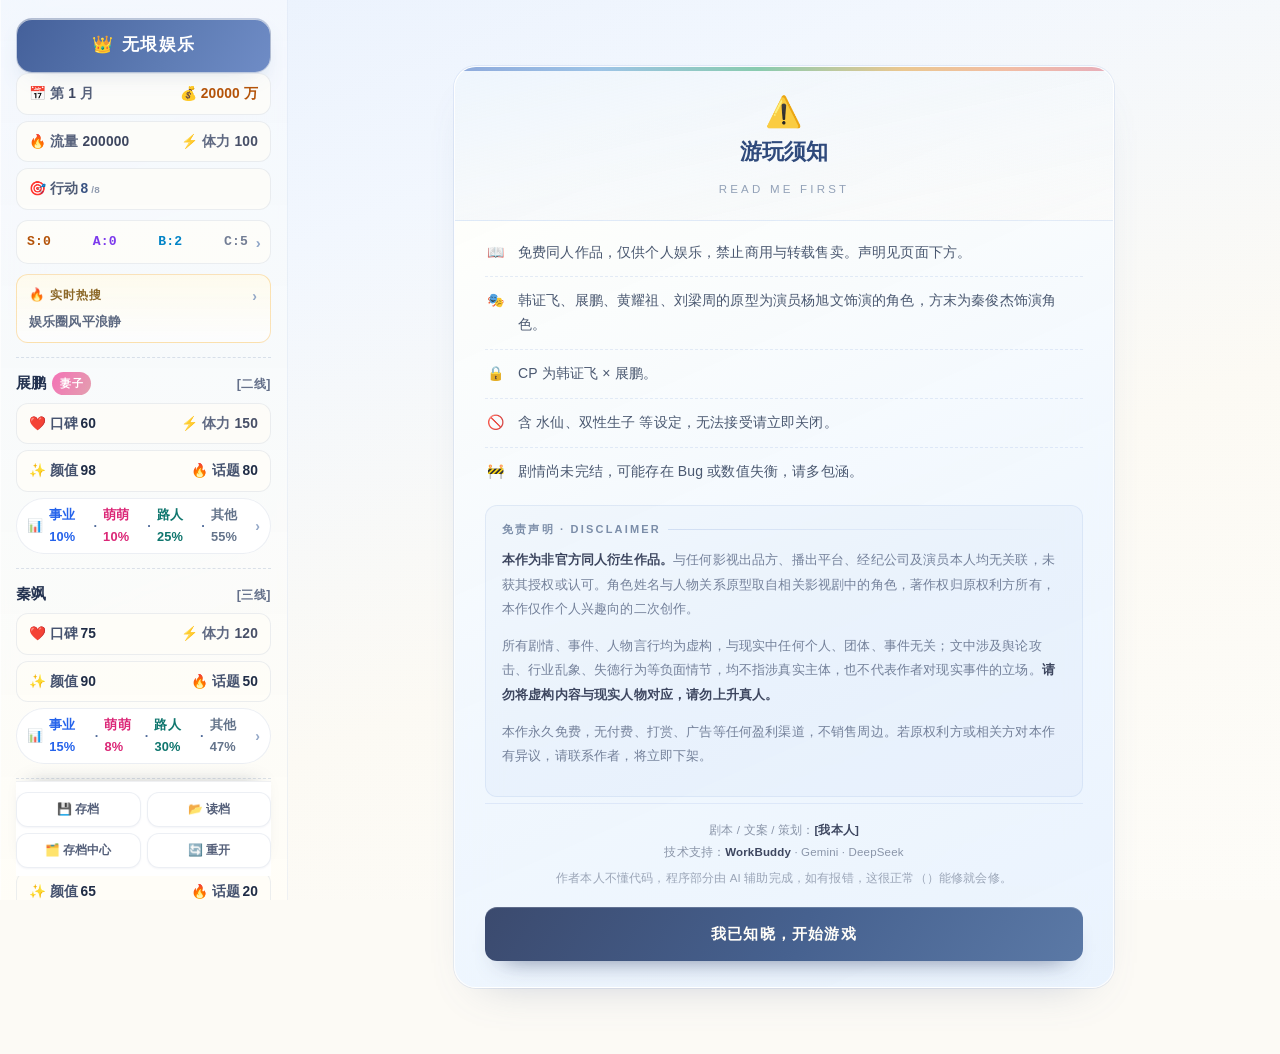
<file: index.html>
<!DOCTYPE html>
<html lang="zh-CN">
<head>
<meta charset="UTF-8">
<meta name="viewport" content="width=device-width, initial-scale=1.0, viewport-fit=cover">
<meta name="theme-color" content="#f6f8fd">
<meta name="apple-mobile-web-app-capable" content="yes">
<meta name="apple-mobile-web-app-status-bar-style" content="default">
<title>无垠娱乐 · CEO</title>
<link rel="stylesheet" href="style.css?v=251015">
<link rel="stylesheet" href="style_v5.css?v=56">
<!-- 手机适配补丁：必须放在最后，才压得住上面两套样式 -->
<link rel="stylesheet" href="mobile.css?v=251015">
</head>
<body>

<div id="app">

  <!-- ============ 状态面板（手机端可折叠） ============ -->
  <div id="ui-bar">
    <div id="ui-bar-top">
      <button id="ui-bar-toggle" type="button"
              onclick="document.getElementById('ui-bar').classList.toggle('open')">
        <span>📊</span><span>状态面板</span><span class="chev">▾</span>
      </button>
      <!-- 手机上这两个键一直露在外面，不用展开面板也能存档 -->
      <div id="ui-bar-quick">
        <button type="button" class="qk qk-save" onclick="window.__quickSave && __quickSave(this)">💾 存档</button>
        <button type="button" class="qk qk-load" onclick="Save.open('load')">📂 读档</button>
      </div>
    </div>
    <div id="ui-bar-body">
      <div id="ui-bar-caption"></div>
      <div id="ui-bar-tools">
        <button type="button" onclick="window.__quickSave && __quickSave(this)">💾 存档</button>
        <button type="button" onclick="Save.open('load')">📂 读档</button>
        <button type="button" onclick="window.__openSaveCenter ? __openSaveCenter() : Save.open('load')">🗂️ 存档中心</button>
        <button type="button" onclick="TweeEngine.restart()">🔄 重开</button>
      </div>
    </div>
  </div>

  <!-- ============ 正文 ============ -->
  <div id="story-wrap">
    <div id="story">
      <div id="story-title"></div>
      <div id="passages">
        <div class="passage" id="passage-main"></div>
      </div>
    </div>
  </div>

</div>

<!-- ═══════════════════════════════════════════════════════════════════
     ⚠️ 这里的 ?v=251015 是「防缓存版本号」。
     改完 story/ 下任何 js 之后，把这个数字的末位 +1（…241025 改成 …241026），
     浏览器才会重新读取新代码；否则它会继续用旧文件，
     就会出现「找不到 passage：xxx」这种明明代码里有的报错。
     ═══════════════════════════════════════════════════════════════════ -->

<!-- ============ 引擎（不要改） ============ -->
<script src="engine.js?v=251015"></script>

<!-- ============ 界面组件：弹窗 / 提示（不要改） ============ -->
<script src="ui.js?v=251015"></script>

<!-- ============ 存档系统（多槽位 / 导出导入 / 存档中心） ============ -->
<script src="save.js?v=251015"></script>

<!-- ============ 故事内容（要改剧情就改这些文件） ============ -->
<script src="story/05_widgets.js?v=251015"></script>
<script src="story/10_core.js?v=251015"></script>
<script src="story/15_patch.js?v=251015"></script>
<script src="story/20_prologue.js?v=251015"></script>
<script src="story/30_act1.js?v=251015"></script>
<script src="story/40_act2.js?v=251015"></script>
<script src="story/50_act3.js?v=251015"></script>
<script src="story/52_movie.js?v=251015"></script>
<script src="story/53_film.js?v=251015"></script>
<script src="story/60_act4.js?v=251015"></script>
<script src="story/70_endings.js?v=251015"></script>
<script src="story/80_work.js?v=251015"></script>
<script src="story/85_business.js?v=251015"></script>
<script src="story/90_marketing.js?v=251015"></script>
<script src="story/92_fanwall.js?v=251015"></script>
<script src="story/95_artist.js?v=251015"></script>
<script src="story/96_month.js?v=251015"></script>

<script>
/* ============ 启动 ============ */
/* 编辑器预览：?p=故事块名&m=月份 —— 用独立存档位，不会动你的真实进度 */
var _sp = new URLSearchParams(location.search);
var _q = _sp.get('p');
var _m = parseInt(_sp.get('m') || '0', 10);
if (_q && _m > 0) {
  (window.__STORY_PASSAGES = window.__STORY_PASSAGES || []).push({
    name: '__preview_boot',
    src: '<<set $month to ' + _m + '>>'
      + '<<set $total_months to 60>>'
      + '<<set $money to 8000>>'
      + '<<set $zp_story_stage to 3>>'
      + '<<set $zp_trust to 60>>'
      + '<<set $zp_bond to 60>>'
      + '<<set $justice to 60>>'
      + '<<set $zp_comm_cut to false>>'
      + '<<set $movie_signed to true>>'
      + '<<set $movie_visit_open to true>>'
      + '<<if def $actors>><<if def $actors.zp>><<set $actors.zp.rank_level to 5>><</if>><</if>>'
      + '<<goto "' + _q + '">>'
  });
}

TweeEngine.init({
  passages: window.__STORY_PASSAGES || [],
  start: 'Game_Notice',
  main: 'passage-main',
  caption: 'ui-bar-caption'
});

if (_q) {
  TweeEngine.setPreview(true);
  TweeEngine.newGame();
  TweeEngine.goto((_q && _m > 0) ? '__preview_boot' : _q);
} else {
  /* 启动：从「最新的那个槽」继续（自动存档 / 手动 1-3 里取时间最近的） */
  var _resumed = false;
  try {
    var _slot = Save.newest();
    if (_slot) _resumed = Save.load(_slot).ok;
    window.__boot = { slot: _slot || null, resumed: _resumed, meta: Save.meta() };
  } catch (e) { _resumed = false; }
  if (!_resumed) TweeEngine.newGame();
}

/* ============ 快速存档：点一下真的写进去，并且把结果说清楚 ============ */
window.__quickSave = function (btn) {
  if (Save && !Save.isEnabled()) {
    if (window.UI && UI.toast) UI.toast('这是编辑器预览页，不会写存档', { tone: 'warn' });
    return;
  }
  var r = Save.save(Save.getCurrent());
  var m = TweeEngine.state.vars.month || 0;
  if (r.ok) {
    if (window.UI && UI.toast) UI.toast('已存档 · 第 ' + m + ' 月 · ' + Save.slotName(Save.getCurrent()), { tone: 'ok' });
    if (btn) {
      var old = btn.innerHTML;
      btn.innerHTML = '✅ 已保存';
      btn.classList.add('is-done');
      setTimeout(function () { btn.innerHTML = old; btn.classList.remove('is-done'); }, 1400);
    }
  } else {
    if (window.UI && UI.toast) UI.toast('存档没成功：' + r.msg, { tone: 'danger', duration: 4200 });
    if (window.UI && UI.alert) UI.alert('存档失败：' + r.msg + '\n\n可以试试「存档中心 → 导出存档文件」把进度存成文件。');
  }
};

window.__openSaveCenter = function () { Save.open('load'); };

/* 编辑器点了保存后，这里自动刷新，立刻能看到改动 */
try {
  var _bc = new BroadcastChannel('twee-editor');
  _bc.onmessage = function () { location.reload(); };
} catch (e) { }
</script>

</body>
</html>
</file>
<file: style.css>
/* =========================================================================
   无垠娱乐 CEO · 视觉系统 v4.0  (Light Aurora / 浅色科技风)
   -------------------------------------------------------------------------
   · 浅色系 + 玻璃拟态 + 渐变科技感
   · 全响应式：手机 / 平板 / 桌面 自适应屏幕边框
   · 统一所有页面组件（含原先未定义样式的 class）
   ★ 想换主题色：只改 :root 里的 --brand-* 即可
   ========================================================================= */

/* =========================================================================
   0. 设计令牌
   ========================================================================= */
:root {
  /* —— 品牌渐变（科技感主轴：靛蓝 → 天青）—— */
  --brand-1: #6366f1;
  --brand-2: #0ea5e9;
  --brand-3: #22d3ee;
  --brand-soft: #eef2ff;
  --brand-ink: #3730a3;

  /* —— 中性色 —— */
  --ink-900: #0f172a;
  --ink-700: #334155;
  --ink-500: #64748b;
  --ink-400: #94a3b8;
  --ink-300: #cbd5e1;
  --ink-200: #e2e8f0;
  --ink-100: #f1f5f9;
  --ink-50:  #f8fafc;

  /* —— 语义色 —— */
  --ok: #10b981;
  --ok-bg: #ecfdf5;
  --warn: #f59e0b;
  --warn-bg: #fffbeb;
  --danger: #ef4444;
  --danger-bg: #fef2f2;
  --gold: #d97706;

  /* —— 表面 —— */
  --surface: rgba(255, 255, 255, 0.82);
  --surface-solid: #ffffff;
  --surface-2: rgba(255, 255, 255, 0.6);
  --hairline: rgba(15, 23, 42, 0.08);
  --hairline-2: rgba(15, 23, 42, 0.14);

  /* —— 阴影 —— */
  --sh-1: 0 1px 2px rgba(15, 23, 42, .04), 0 1px 3px rgba(15, 23, 42, .06);
  --sh-2: 0 4px 12px -2px rgba(15, 23, 42, .08), 0 2px 6px -2px rgba(15, 23, 42, .06);
  --sh-3: 0 12px 28px -8px rgba(15, 23, 42, .14), 0 4px 10px -4px rgba(15, 23, 42, .08);
  --sh-glow: 0 8px 24px -6px rgba(99, 102, 241, .45);

  /* —— 圆角 —— */
  --r-sm: 10px;
  --r-md: 14px;
  --r-lg: 20px;
  --r-xl: 26px;

  /* —— 布局 —— */
  --sidebar-w: 288px;
  --content-max: 1120px;
  --gutter: clamp(14px, 3.2vw, 40px);

  /* 兼容旧变量（story 里用到的） */
  --bg-main: #f6f8fd;
  --bg-dark: #0f172a;
  --text-dark: #1e293b;
  --text-light: #64748b;
  --accent-gold: #f59e0b;
  --accent-blue: #0ea5e9;
  --accent-pink: #db2777;
  --border-light: #cbd5e1;
  --shadow-soft: var(--sh-2);
  --slate-400: #94a3b8;
  --slate-500: #64748b;
  --slate-800: #1e293b;
  --color-success: #10b981;
  --color-danger: #ef4444;
}

/* =========================================================================
   1. 基础与页面骨架
   ========================================================================= */
* { box-sizing: border-box; }

html, body {
  margin: 0;
  padding: 0;
  height: 100%;
  -webkit-text-size-adjust: 100%;
}

body {
  min-height: 100vh;
  min-height: 100dvh;
  color: var(--text-dark);
  font-family: -apple-system, BlinkMacSystemFont, "Segoe UI", "PingFang SC",
               "Hiragino Sans GB", "Microsoft YaHei", "Noto Sans SC", sans-serif;
  font-size: clamp(14.5px, 0.55vw + 13px, 16.5px);
  line-height: 1.72;
  letter-spacing: .01em;
  background-color: var(--bg-main);
  background-attachment: fixed;
  background-image:
    radial-gradient(900px 500px at 8% -8%, rgba(99, 102, 241, .16), transparent 60%),
    radial-gradient(760px 460px at 102% 4%, rgba(34, 211, 238, .18), transparent 62%),
    radial-gradient(680px 520px at 50% 108%, rgba(236, 72, 153, .10), transparent 60%),
    linear-gradient(#dbe3f4 1px, transparent 1px),
    linear-gradient(90deg, #dbe3f4 1px, transparent 1px);
  background-size: auto, auto, auto, 28px 28px, 28px 28px;
  overflow-x: hidden;
  padding: env(safe-area-inset-top) env(safe-area-inset-right)
           env(safe-area-inset-bottom) env(safe-area-inset-left);
}

/* 细腻噪点，增加质感 */
body::before {
  content: "";
  position: fixed;
  inset: 0;
  pointer-events: none;
  z-index: 0;
  opacity: .35;
  background-image: radial-gradient(rgba(15, 23, 42, .045) .5px, transparent .5px);
  background-size: 3px 3px;
}

#app {
  position: relative;
  z-index: 1;
  display: flex;
  align-items: flex-start;
  min-height: 100vh;
  min-height: 100dvh;
  gap: 0;
}

/* —— 右侧正文区 —— */
#story-wrap {
  flex: 1 1 auto;
  min-width: 0;
  overflow-x: hidden;
  padding: var(--gutter);
}

#story { width: 100%; }

#passages { width: 100%; }

.passage,
#passages .passage {
  max-width: var(--content-max) !important;
  width: 100% !important;
  margin: 0 auto !important;
  padding: 0 !important;
}

/* 每次渲染的入场动画 */
@keyframes passageIn {
  from { opacity: 0; transform: translateY(14px) scale(.995); }
  to   { opacity: 1; transform: none; }
}
#passage-main { animation: passageIn .38s cubic-bezier(.22, 1, .36, 1); }

#story-title { display: none; }

/* 正文排版 */
#passage-main p { margin: 0 0 1em; }
#passage-main h1, #passage-main h2, #passage-main h3,
#passage-main h4 { line-height: 1.35; margin: 0 0 .6em; }
#passage-main hr {
  border: 0;
  height: 1px;
  margin: 22px 0;
  background: linear-gradient(90deg, transparent, var(--hairline-2) 20%, var(--hairline-2) 80%, transparent);
}
#passage-main b, #passage-main strong { color: var(--ink-900); font-weight: 700; }

::selection { background: rgba(99, 102, 241, .22); }

/* 滚动条 */
::-webkit-scrollbar { width: 10px; height: 10px; }
::-webkit-scrollbar-track { background: transparent; }
::-webkit-scrollbar-thumb {
  background: rgba(100, 116, 139, .3);
  border-radius: 99px;
  border: 3px solid transparent;
  background-clip: content-box;
}
::-webkit-scrollbar-thumb:hover { background: rgba(99, 102, 241, .5); background-clip: content-box; }

/* 引擎报错框 */
.engine-error {
  background: var(--danger-bg);
  border: 1px solid #fecdd3;
  border-left: 4px solid var(--danger);
  color: #881337;
  padding: 18px 20px;
  border-radius: var(--r-md);
  font-size: 14px;
  line-height: 1.7;
  white-space: pre-wrap;
  box-shadow: var(--sh-2);
}

/* =========================================================================
   2. 侧边状态栏（玻璃拟态）
   ========================================================================= */
#ui-bar {
  flex: 0 0 var(--sidebar-w);
  width: var(--sidebar-w);
  position: sticky;
  top: 0;
  align-self: flex-start;
  max-height: 100vh;
  max-height: 100dvh;
  overflow-y: auto;
  overscroll-behavior: contain;
  padding: calc(18px + env(safe-area-inset-top)) 16px 24px;
  background: linear-gradient(180deg, rgba(255, 255, 255, .92), rgba(255, 255, 255, .72));
  backdrop-filter: blur(18px) saturate(160%);
  -webkit-backdrop-filter: blur(18px) saturate(160%);
  border-right: 1px solid var(--hairline);
  box-shadow: 1px 0 0 rgba(255, 255, 255, .6) inset;
}

#ui-bar a { color: var(--brand-ink); text-decoration: none; font-weight: 600; }
#ui-bar a:hover { color: var(--brand-2); }

#ui-bar-toggle {
  display: none;
  width: 100%;
  align-items: center;
  justify-content: center;
  gap: 8px;
  background: var(--surface-solid);
  color: var(--ink-700);
  border: 1px solid var(--hairline);
  border-radius: 999px;
  padding: 10px 14px;
  margin-bottom: 12px;
  cursor: pointer;
  font-size: 13px;
  font-weight: 600;
  font-family: inherit;
  box-shadow: var(--sh-1);
  transition: box-shadow .2s, transform .2s;
}
#ui-bar-toggle:active { transform: scale(.985); }

#ui-bar-body { display: flex; flex-direction: column; gap: 14px; }

#ui-bar-tools { display: flex; gap: 8px; flex-wrap: wrap; justify-content: center; }
#ui-bar-tools button {
  flex: 1 1 auto;
  min-width: 76px;
  background: var(--surface-solid);
  color: var(--ink-700);
  border: 1px solid var(--hairline);
  border-radius: var(--r-sm);
  padding: 8px 10px;
  font-size: 12.5px;
  font-weight: 600;
  font-family: inherit;
  cursor: pointer;
  box-shadow: var(--sh-1);
  transition: all .18s ease;
}
#ui-bar-tools button:hover {
  color: var(--brand-ink);
  border-color: rgba(99, 102, 241, .4);
  background: var(--brand-soft);
  transform: translateY(-1px);
}

/* —— 侧栏标题 —— */
.side-brand {
  display: flex;
  align-items: center;
  justify-content: center;
  gap: 8px;
  padding: 12px 14px;
  border-radius: var(--r-md);
  background: linear-gradient(120deg, var(--brand-1), var(--brand-2) 55%, var(--brand-3));
  color: #fff;
  font-weight: 900;
  font-size: 1.05rem;
  letter-spacing: .06em;
  box-shadow: var(--sh-glow);
}
.side-brand small {
  display: block;
  font-size: .62rem;
  font-weight: 600;
  letter-spacing: .22em;
  opacity: .85;
}

/* —— 侧栏数据行 —— */
.sidebar-row {
  display: flex;
  justify-content: space-between;
  align-items: center;
  gap: 10px;
  padding: 8px 12px;
  border-radius: var(--r-sm);
  background: var(--surface-2);
  border: 1px solid var(--hairline);
  margin-bottom: 6px;
}

.stat-item { white-space: nowrap; font-size: .86rem; color: var(--ink-700); font-weight: 600; }
.stat-item b { color: var(--ink-900); }

/* 资源存量条 */
.res-box {
  background: var(--surface-2);
  border: 1px solid var(--hairline);
  border-radius: var(--r-sm);
  padding: 10px;
  margin: 10px 0;
  display: flex;
  justify-content: space-between;
  gap: 6px;
  flex-wrap: wrap;
}
.res-box .stat-item { font-family: "SF Mono", ui-monospace, Menlo, Consolas, monospace; font-size: .82rem; }

/* 热搜条 */
.side-hot {
  background: linear-gradient(180deg, rgba(255, 251, 235, .85), rgba(255, 255, 255, .6));
  border: 1px solid rgba(245, 158, 11, .28);
  border-radius: var(--r-sm);
  padding: 10px 12px;
  font-size: .84rem;
}
.side-hot-title {
  color: var(--gold);
  font-weight: 800;
  font-size: .78rem;
  letter-spacing: .08em;
  margin-bottom: 4px;
  display: flex;
  align-items: center;
  gap: 5px;
}
.side-hot-body { color: var(--ink-700); line-height: 1.6; }

/* 艺人行 */
.actor-section {
  margin-top: 14px;
  border-top: 1px dashed var(--hairline-2);
  padding-top: 12px;
}
.actor-header {
  display: flex;
  justify-content: space-between;
  align-items: baseline;
  gap: 8px;
  margin-bottom: 6px;
}
.actor-name { font-weight: 800; color: var(--ink-900); font-size: .95rem; }
.act-rank {
  font-size: .78rem;
  font-weight: 700;
  color: var(--ink-400);
  letter-spacing: .04em;
}
.wife-badge {
  background: linear-gradient(120deg, #f472b6, var(--accent-pink));
  color: #fff;
  font-size: .68rem;
  font-weight: 700;
  padding: 2px 8px;
  border-radius: 999px;
}
.wife-badge.gray { background: linear-gradient(120deg, #94a3b8, #64748b); }

/* 艺人状态条 */
.act-status {
  font-size: .78rem;
  font-weight: 700;
  padding: 4px 10px;
  border-radius: 999px;
  margin-bottom: 6px;
  text-align: center;
  border: 1px solid transparent;
}
.act-status.warn   { background: var(--warn-bg); color: #b45309; border-color: rgba(245, 158, 11, .3); }
.act-status.danger { background: var(--danger-bg); color: #b91c1c; border-color: rgba(239, 68, 68, .3); }
.act-status.info   { background: #eff6ff; color: #1d4ed8; border-color: rgba(59, 130, 246, .3); }
.act-status.ok     { background: var(--ok-bg); color: #047857; border-color: rgba(16, 185, 129, .3); }
.act-status.preg   { background: #fdf2f8; color: #be185d; border-color: rgba(219, 39, 119, .3); }

/* 粉丝占比行 */
.fans-line {
  font-size: .8rem;
  color: var(--ink-500);
  margin-top: 6px;
  background: #fff;
  border: 1px solid var(--hairline);
  padding: 5px 10px;
  border-radius: 999px;
  font-weight: 600;
  font-variant-numeric: tabular-nums;
}
.f-pink  { color: #db2777; font-weight: 700; }
.f-blue  { color: #2563eb; font-weight: 700; }
.f-amber { color: #b45309; font-weight: 700; }
.f-teal  { color: #0f766e; font-weight: 700; }
.f-gray  { color: #64748b; font-weight: 600; }
/* 萌萌人超标：粉圈封闭化警告 */
.fan-warn { color: #c2410c; font-weight: 800; font-size: .92em; }

.stat-item.money { color: #b45309; }
.stat-item.money b { color: #b45309; }

.hot-good  { color: #047857; font-weight: 700; }
.hot-bad   { color: #b91c1c; font-weight: 700; }
.hot-plain { color: var(--ink-500); font-weight: 600; }

/* 折叠箭头 */
#ui-bar-toggle .chev { transition: transform .25s ease; font-size: 11px; opacity: .6; }
#ui-bar.open #ui-bar-toggle .chev { transform: rotate(180deg); }

/* =========================================================================
   3. 通用卡片（玻璃拟态）
   ========================================================================= */
.passage .tech-card,
#passages .tech-card {
  position: relative;
  background: var(--surface);
  backdrop-filter: blur(14px) saturate(150%);
  -webkit-backdrop-filter: blur(14px) saturate(150%);
  border: 1px solid rgba(255, 255, 255, .75);
  border-radius: var(--r-lg);
  box-shadow: var(--sh-3), 0 0 0 1px var(--hairline);
  overflow: hidden;
  margin-bottom: 22px;
  color: var(--text-dark);
  animation: passageIn .4s cubic-bezier(.22, 1, .36, 1) both;
}
/* 顶部一道渐变细线 */
.passage .tech-card::before {
  content: "";
  position: absolute;
  inset: 0 0 auto 0;
  height: 3px;
  background: linear-gradient(90deg, var(--brand-1), var(--brand-2) 50%, var(--brand-3));
  opacity: .9;
}

.passage .tech-card > .header-banner { border-radius: 0; }

.passage .tech-card-business {
  background-color: rgba(248, 250, 252, .8);
  background-image:
    linear-gradient(rgba(226, 232, 240, .9) 1px, transparent 1px),
    linear-gradient(90deg, rgba(226, 232, 240, .9) 1px, transparent 1px);
  background-size: 22px 22px;
  color: var(--ink-900) !important;
  border: 1px solid var(--hairline-2);
  border-radius: var(--r-lg);
  padding: clamp(18px, 3vw, 26px);
  box-shadow: var(--sh-2);
}

/* 子卡片 / 容器 */
.card-container {
  display: flex;
  gap: 18px;
  flex-wrap: wrap;
  justify-content: center;
}

.sub-card {
  position: relative;
  background: var(--surface);
  backdrop-filter: blur(12px);
  -webkit-backdrop-filter: blur(12px);
  border: 1px solid rgba(255, 255, 255, .8);
  border-radius: var(--r-md);
  padding: 20px;
  flex: 1 1 280px;
  min-width: min(280px, 100%);
  max-width: 360px;
  display: flex;
  flex-direction: column;
  box-shadow: var(--sh-2), 0 0 0 1px var(--hairline);
  transition: transform .22s cubic-bezier(.22, 1, .36, 1), box-shadow .22s, border-color .22s;
}
.sub-card:hover {
  transform: translateY(-4px);
  border-color: rgba(99, 102, 241, .45);
  box-shadow: var(--sh-3), 0 0 0 1px rgba(99, 102, 241, .18);
}

/* =========================================================================
   4. 页头横幅 / 状态条
   ========================================================================= */
.passage .header-banner,
#passages .header-banner {
  position: relative;
  overflow: hidden;
  background: linear-gradient(115deg, #1e1b4b 0%, #312e81 32%, #1e40af 66%, #0e7490 100%);
  color: #fff;
  padding: clamp(16px, 2.6vw, 22px) clamp(18px, 3vw, 30px);
  display: flex;
  justify-content: space-between;
  align-items: center;
  gap: 14px;
  flex-wrap: wrap;
  border-bottom: none;
  box-shadow: 0 10px 30px -18px rgba(30, 27, 75, .9);
}
.passage .header-banner::after {
  content: "";
  position: absolute;
  inset: 0;
  pointer-events: none;
  background:
    radial-gradient(420px 120px at 88% 0%, rgba(34, 211, 238, .38), transparent 70%),
    repeating-linear-gradient(90deg, rgba(255, 255, 255, .05) 0 1px, transparent 1px 26px);
}
.passage .header-banner > * { position: relative; z-index: 1; }
.passage .header-banner span { font-weight: 800; letter-spacing: .04em; }

/* 横幅里的链接：玻璃胶囊 */
.passage .header-banner .link-internal,
.passage .header-banner a {
  background: rgba(255, 255, 255, .14);
  color: #fef3c7 !important;
  border: 1px solid rgba(255, 255, 255, .28);
  border-radius: 999px !important;
  padding: 6px 14px !important;
  margin: 0 !important;
  font-size: .82rem;
  font-weight: 700;
  backdrop-filter: blur(6px);
  line-height: 1.2;
}
.passage .header-banner .link-internal:hover,
.passage .header-banner a:hover {
  background: rgba(255, 255, 255, .3);
  color: #fff !important;
  transform: translateY(-1px);
}

/* 状态条（办公室资源条） */
.status-bar {
  display: flex;
  flex-wrap: wrap;
  gap: 10px 18px;
  align-items: center;
  padding: 12px clamp(14px, 2.4vw, 22px);
  background: linear-gradient(180deg, rgba(255, 255, 255, .9), rgba(248, 250, 252, .78));
  border: 1px solid var(--hairline);
  border-radius: var(--r-md);
  margin: 18px clamp(14px, 2.4vw, 24px) 4px;
  box-shadow: var(--sh-1);
  font-size: .92rem;
  font-weight: 600;
  color: var(--ink-700);
}
.status-bar > div {
  display: inline-flex;
  align-items: center;
  gap: 6px;
  padding: 5px 12px;
  background: #fff;
  border: 1px solid var(--hairline);
  border-radius: 999px;
  box-shadow: var(--sh-1);
}
.status-bar b { font-variant-numeric: tabular-nums; }

/* 区块小标题 */
.section-title {
  font-weight: 800;
  color: var(--ink-900);
  margin-top: 26px;
  margin-bottom: 10px;
  display: flex;
  align-items: center;
  gap: 8px;
  font-size: 1.02rem;
  letter-spacing: .02em;
}
.section-title > span:first-child {
  display: inline-grid;
  place-items: center;
  width: 28px;
  height: 28px;
  border-radius: 8px;
  background: var(--brand-soft);
  border: 1px solid rgba(99, 102, 241, .22);
}

/* =========================================================================
   5. 办公室仪表盘九宫格
   ========================================================================= */
.dashboard-grid {
  display: grid;
  grid-template-columns: repeat(3, minmax(0, 1fr));
  gap: clamp(12px, 1.8vw, 20px);
  padding: clamp(16px, 2.6vw, 26px);
}

.btn-box {
  position: relative;
  overflow: hidden;
  background: linear-gradient(160deg, #ffffff, #f7f9ff);
  border: 1px solid var(--hairline);
  border-radius: var(--r-md);
  min-height: 118px;
  display: flex;
  flex-direction: column;
  justify-content: center;
  align-items: center;
  gap: 2px;
  box-shadow: var(--sh-1);
  transition: transform .22s cubic-bezier(.22, 1, .36, 1), box-shadow .22s, border-color .22s;
}
.btn-box::before {
  content: "";
  position: absolute;
  inset: auto -30% -60% -30%;
  height: 90px;
  background: radial-gradient(50% 100% at 50% 100%, rgba(99, 102, 241, .18), transparent 70%);
  opacity: 0;
  transition: opacity .25s;
}
.btn-box:hover {
  border-color: rgba(99, 102, 241, .5);
  transform: translateY(-3px);
  box-shadow: var(--sh-3), 0 0 0 3px rgba(99, 102, 241, .1);
}
.btn-box:hover::before { opacity: 1; }
.btn-box > * { position: relative; z-index: 1; }

.btn-box a {
  color: var(--text-dark) !important;
  font-weight: 800;
  font-size: clamp(1rem, 1.4vw, 1.18em);
  text-decoration: none !important;
  width: 100%;
  height: 100%;
  display: flex;
  flex-direction: column;
  justify-content: center;
  align-items: center;
  gap: 2px;
}
/* 删掉英文副标题后：让标题在格子里真正居中（撑满内高 + 双轴居中） */
.btn-box > a,
.btn-box > a.link-internal {
  align-self: stretch;
  width: 100% !important;
  min-height: 100% !important;
  display: flex !important;
  flex-direction: column;
  justify-content: center !important;
  align-items: center !important;
  text-align: center !important;
  padding: 0 !important;
  background: none !important;
  border: 0 !important;
  box-shadow: none !important;
}
.btn-box .btn-sub {
  font-size: .68rem;
  color: var(--ink-400);
  letter-spacing: .12em;
  text-transform: uppercase;
  font-weight: 700;
}
.btn-box.btn-gossip { border-color: rgba(16, 185, 129, .45); }
.btn-box.btn-gossip:hover { border-color: var(--ok); box-shadow: var(--sh-3), 0 0 0 3px rgba(16, 185, 129, .12); }

/* =========================================================================
   6. 资源等级与按钮组
   ========================================================================= */
.res-rank-base {
  font-family: "SF Mono", ui-monospace, Menlo, Consolas, monospace;
  font-weight: 900;
  font-size: 1.15em;
  margin-left: 10px;
}
.res-s { color: #b45309; }
.res-a { color: #7c3aed; }
.res-b { color: #0284c7; }
.res-c { color: var(--ink-500); opacity: .9; }

.res-btn-group { display: flex; gap: 8px; margin-top: 8px; flex-wrap: wrap; }
.res-btn-group a, .res-btn-group span {
  display: flex;
  justify-content: center;
  align-items: center;
  width: 38px;
  height: 38px;
  border-radius: var(--r-sm);
  font-weight: 700;
  font-family: "SF Mono", ui-monospace, Menlo, Consolas, monospace;
  text-decoration: none;
  border: 1px solid var(--hairline-2);
  transition: all .18s ease;
}
.res-btn-group a {
  background: var(--surface-solid);
  color: var(--text-dark) !important;
  box-shadow: var(--sh-1);
}
.res-btn-group a:hover {
  background: linear-gradient(120deg, var(--brand-1), var(--brand-2));
  color: #fff !important;
  border-color: transparent;
  transform: translateY(-2px);
  box-shadow: var(--sh-glow);
}
.res-btn-group span { background: var(--ink-100); color: var(--ink-400); cursor: not-allowed; }

.res-header-label {
  font-size: .74rem;
  letter-spacing: .14em;
  text-transform: uppercase;
  color: var(--ink-400);
  font-weight: 700;
}

/* =========================================================================
   7. Tab 切换
   ========================================================================= */
.tab-grid {
  display: flex;
  gap: 10px;
  margin-bottom: 20px;
  flex-wrap: wrap;
}
.tab-btn {
  flex: 1 1 120px;
  background: var(--surface-2);
  border: 1px solid var(--hairline);
  border-radius: 999px;
  text-align: center;
  overflow: hidden;
  transition: all .2s ease;
}
.tab-btn a {
  display: block;
  padding: 11px 14px;
  font-weight: 700;
  text-decoration: none !important;
  color: var(--ink-500) !important;
  font-size: .92rem;
}
.tab-btn:hover {
  background: #fff;
  border-color: rgba(99, 102, 241, .45);
  box-shadow: var(--sh-2);
}
.tab-btn:hover a { color: var(--brand-ink) !important; }
.tab-btn.tab-zp:hover, .tab-btn.tab-qs:hover, .tab-btn.tab-new:hover { border-color: rgba(99, 102, 241, .5); }

/* =========================================================================
   8. 剧本 / 商务卡片
   ========================================================================= */
.page-container {
  display: flex;
  flex-direction: column;
  justify-content: center;
  align-items: center;
  padding: clamp(10px, 2vw, 20px);
  min-height: 60dvh;
}

.passage .biz-card {
  background: var(--surface);
  backdrop-filter: blur(14px);
  -webkit-backdrop-filter: blur(14px);
  border-radius: var(--r-lg);
  box-shadow: var(--sh-3), 0 0 0 1px var(--hairline);
  border: 1px solid rgba(255, 255, 255, .8);
  width: 100%;
  max-width: min(620px, 100%);
  overflow: hidden;
  margin-bottom: 20px;
  animation: passageIn .42s cubic-bezier(.22, 1, .36, 1) both;
}

.passage .biz-header {
  background: linear-gradient(115deg, #1e1b4b, #312e81 45%, #0e7490);
  color: #fff;
  padding: 14px clamp(18px, 3vw, 26px);
  display: flex;
  justify-content: space-between;
  align-items: center;
  gap: 12px;
  flex-wrap: wrap;
}
.biz-header-title {
  font-weight: 800;
  text-transform: uppercase;
  letter-spacing: .16em;
  font-size: .8rem;
}
.passage .biz-body { padding: clamp(20px, 3.4vw, 32px); }

.info-grid {
  display: grid;
  grid-template-columns: repeat(auto-fit, minmax(min(180px, 100%), 1fr));
  gap: 14px;
  text-align: left;
  margin: 20px 0;
}
.info-item {
  background: linear-gradient(180deg, #fff, var(--ink-50));
  border: 1px solid var(--hairline);
  padding: 12px 15px;
  border-radius: var(--r-sm);
  box-shadow: var(--sh-1);
}
.info-label {
  display: block;
  font-size: .74rem;
  color: var(--ink-400);
  margin-bottom: 5px;
  letter-spacing: .1em;
  text-transform: uppercase;
  font-weight: 700;
}
.info-value {
  font-weight: 800;
  color: var(--ink-900);
  font-family: "SF Mono", ui-monospace, Menlo, Consolas, monospace;
  font-size: 1.05em;
  font-variant-numeric: tabular-nums;
}

.info-box {
  background: linear-gradient(180deg, #fff, var(--ink-50));
  border-left: 4px solid var(--brand-1);
  padding: 14px 18px;
  border-radius: var(--r-sm);
  margin-bottom: 18px;
  font-size: .95em;
  box-shadow: var(--sh-1);
  color: var(--ink-700);
}
.passage .alert-box.info {
  background: var(--ink-50);
  border: 1px dashed var(--hairline-2);
  color: var(--ink-500);
  font-style: italic;
  padding: 14px 18px;
  border-radius: var(--r-sm);
}
.passage .alert-box {
  background: var(--danger-bg);
  border-left: 4px solid var(--danger);
  color: #881337;
  padding: 14px 18px;
  border-radius: var(--r-sm);
  margin-bottom: 18px;
  font-size: .95em;
}

/* =========================================================================
   9. 按钮系统
   ========================================================================= */
.btn-group {
  display: flex;
  gap: 12px;
  margin-top: 24px;
  flex-wrap: wrap;
}
.btn-group > * { flex: 1 1 160px; }

.btn-primary,
a.btn-primary,
.passage .btn-primary {
  display: block;
  width: 100%;
  padding: 12px 20px;
  background: linear-gradient(120deg, var(--brand-1), var(--brand-2));
  color: #fff !important;
  border-radius: var(--r-sm);
  font-weight: 700;
  text-align: center;
  text-decoration: none;
  border: none;
  cursor: pointer;
  font-family: inherit;
  font-size: .95rem;
  box-shadow: var(--sh-glow);
  transition: transform .2s cubic-bezier(.22, 1, .36, 1), box-shadow .2s, filter .2s;
}
.btn-primary:hover {
  transform: translateY(-2px);
  filter: brightness(1.06);
  box-shadow: 0 12px 30px -8px rgba(99, 102, 241, .6);
}

.btn-secondary,
a.btn-secondary,
.passage .btn-secondary {
  display: block;
  width: 100%;
  padding: 12px 20px;
  background: rgba(255, 255, 255, .9);
  color: var(--ink-500) !important;
  border: 1px solid var(--hairline-2);
  border-radius: var(--r-sm);
  font-weight: 700;
  text-align: center;
  text-decoration: none;
  cursor: pointer;
  font-family: inherit;
  font-size: .95rem;
  transition: all .2s;
}
.btn-secondary:hover { background: #fff; border-color: var(--ink-400); color: var(--ink-700) !important; }

.btn-return,
a.btn-return {
  display: block;
  width: 100%;
  padding: 12px 20px;
  background: linear-gradient(120deg, #1e293b, #334155);
  color: #fff !important;
  border-radius: var(--r-sm);
  font-weight: 700;
  text-align: center;
  text-decoration: none;
  cursor: pointer;
  font-family: inherit;
  box-shadow: 0 8px 20px -10px rgba(15, 23, 42, .8);
  transition: transform .2s, box-shadow .2s;
}
.btn-return:hover { transform: translateY(-2px); box-shadow: 0 12px 26px -10px rgba(15, 23, 42, .7); }

.start-btn,
.mega-btn,
a.mega-btn {
  display: block;
  width: 100%;
  padding: 16px 22px;
  background: linear-gradient(120deg, var(--brand-1), var(--brand-2) 60%, var(--brand-3));
  color: #fff !important;
  border-radius: var(--r-md);
  font-size: 1.05rem;
  font-weight: 800;
  letter-spacing: .04em;
  text-align: center;
  border: none;
  cursor: pointer;
  text-decoration: none;
  font-family: inherit;
  margin-top: 22px;
  box-shadow: 0 14px 34px -12px rgba(99, 102, 241, .75);
  transition: transform .2s cubic-bezier(.22, 1, .36, 1), box-shadow .2s;
}
.start-btn:hover, .mega-btn:hover { transform: translateY(-3px); box-shadow: 0 18px 40px -12px rgba(99, 102, 241, .85); }
.mega-btn.restart-btn { background: linear-gradient(120deg, #334155, #0f172a); box-shadow: 0 14px 34px -14px rgba(15, 23, 42, .8); }

/* 宏生成的按钮 <<button>> */
button.link-internal.btn-macro,
.passage button.btn-macro {
  display: inline-block;
  width: auto;
  min-width: 140px;
  padding: 11px 24px;
  background: linear-gradient(120deg, var(--brand-1), var(--brand-2));
  color: #fff !important;
  border: none;
  border-radius: var(--r-sm);
  font-weight: 700;
  font-family: inherit;
  font-size: .95rem;
  cursor: pointer;
  box-shadow: var(--sh-glow);
  transition: transform .2s cubic-bezier(.22, 1, .36, 1), box-shadow .2s, filter .2s;
}
button.link-internal.btn-macro:hover {
  transform: translateY(-2px);
  filter: brightness(1.06);
  box-shadow: 0 12px 28px -8px rgba(99, 102, 241, .6);
}
/* 显式声明的按钮样式类，优先级高于默认宏按钮外观 */
.passage button.btn-macro.btn-primary,
button.link-internal.btn-macro.btn-primary {
  display: block;
  width: 100%;
  background: linear-gradient(120deg, var(--brand-1), var(--brand-2));
  color: #fff !important;
  box-shadow: var(--sh-glow);
}
.passage button.btn-macro.btn-secondary,
button.link-internal.btn-macro.btn-secondary {
  display: block;
  width: 100%;
  background: rgba(255, 255, 255, .94);
  color: var(--ink-500) !important;
  border: 1px solid var(--hairline-2);
  box-shadow: var(--sh-1);
}
.passage button.btn-macro.btn-secondary:hover,
button.link-internal.btn-macro.btn-secondary:hover {
  background: #fff;
  color: var(--ink-700) !important;
  border-color: var(--ink-400);
  box-shadow: var(--sh-2);
  filter: none;
}
.passage button.btn-macro.btn-return,
button.link-internal.btn-macro.btn-return {
  display: block;
  width: 100%;
  background: linear-gradient(120deg, #1e293b, #334155);
  color: #fff !important;
  box-shadow: 0 8px 20px -10px rgba(15, 23, 42, .8);
}

/* 行内 flex 小按钮（价格行 / 监控面板）：紧凑、不换行 */
#passage-main [style*="display:flex"] > button.btn-macro,
#passage-main [style*="display: flex"] > button.btn-macro {
  width: auto;
  min-width: 0;
  flex: 0 0 auto;
  padding: 9px 16px;
  font-size: .84rem;
  white-space: nowrap;
}

/* 一组按钮里，最后一个作主操作（婉拒 / 确认 的常见排布） */
.btn-group button.btn-macro { flex: 1 1 160px; width: 100%; }
#passage-main .btn-group button.btn-macro {
  width: 100%;
  min-width: 140px;
  padding: 11px 24px;
  font-size: .95rem;
  white-space: normal;
}
.btn-group button.btn-macro:not(:last-child) {
  background: rgba(255, 255, 255, .92);
  color: var(--ink-500) !important;
  border: 1px solid var(--hairline-2);
  box-shadow: var(--sh-1);
}
.btn-group button.btn-macro:not(:last-child):hover {
  background: #fff;
  color: var(--ink-700) !important;
  border-color: var(--ink-400);
  box-shadow: var(--sh-2);
}

/* 正文里的链接 */
.link-internal {
  cursor: pointer;
  color: var(--brand-ink) !important;
  text-decoration: none !important;
  font-weight: 700;
  padding: 3px 10px;
  margin: 0 2px;
  border-radius: 8px;
  /* 浅底胶囊：在深色面板与浅色卡片上都清晰可读 */
  background: #eef2ff;
  box-shadow: inset 0 0 0 1px rgba(99, 102, 241, .22);
  transition: background .18s, color .18s, transform .18s, box-shadow .18s;
  display: inline-block;
}
.link-internal:hover {
  background: linear-gradient(120deg, var(--brand-1), var(--brand-2));
  color: #fff !important;
  box-shadow: var(--sh-glow);
  transform: translateY(-1px);
}
/* 容器型链接（卡片/按钮盒）内不套胶囊 */
.btn-box .link-internal,
.tab-btn .link-internal,
.res-btn-group .link-internal,
.mega-btn.link-internal {
  background: none;
  padding: 0;
  margin: 0;
  border-radius: 0;
  display: block;
  color: inherit !important;
}
.btn-box .link-internal:hover,
.tab-btn .link-internal:hover { background: none; transform: none; color: var(--brand-ink) !important; }
.mega-btn.link-internal { display: block; }

/* 居中独立链接 → 胶囊按钮 */
#passage-main div[style*="text-align:center"] > .link-internal,
#passage-main div[style*="text-align: center"] > .link-internal,
#passage-main p[style*="text-align:center"] > .link-internal {
  display: inline-block;
  margin-top: 8px;
  padding: 11px 26px;
  border-radius: 999px;
  background: linear-gradient(120deg, var(--brand-1), var(--brand-2));
  color: #fff !important;
  font-weight: 700;
  box-shadow: var(--sh-glow);
}
#passage-main div[style*="text-align:center"] > .link-internal:hover,
#passage-main div[style*="text-align: center"] > .link-internal:hover {
  transform: translateY(-2px);
  box-shadow: 0 12px 28px -8px rgba(99, 102, 241, .6);
}

/* 单选框 */
.macro-radiobutton { accent-color: var(--brand-1); width: 16px; height: 16px; cursor: pointer; }

/* =========================================================================
   10. 徽章 / 标签
   ========================================================================= */
.badge {
  padding: 4px 10px;
  border-radius: 999px;
  font-size: .76rem;
  font-weight: 800;
  letter-spacing: .02em;
  display: inline-block;
}
.badge-success { background: var(--ok-bg); color: #047857; box-shadow: 0 0 0 1px rgba(16, 185, 129, .25) inset; }
.badge-danger  { background: var(--danger-bg); color: #b91c1c; box-shadow: 0 0 0 1px rgba(239, 68, 68, .25) inset; }
.badge-neutral {
  background: rgba(255, 255, 255, .22);
  color: #fff;
  backdrop-filter: blur(6px);
  box-shadow: 0 0 0 1px rgba(255, 255, 255, .4) inset;
}

.tag {
  display: inline-block;
  padding: 2px 9px;
  border-radius: 6px;
  font-size: .82em;
  font-weight: 700;
  margin-right: 6px;
}
.tag-blue { background: #e0f2fe; color: #0369a1; }
.tag-purple { background: #f3e8ff; color: #7e22ce; }

.rank-badge { font-family: "Arial Black", Impact, sans-serif; }
.news-title { letter-spacing: .02em; }
.result-icon, .visit-icon { filter: drop-shadow(0 6px 10px rgba(15, 23, 42, .18)); }
.reward-box, .reward-tag, .data-panel, .story-card, .effect-card,
.pr-card, .battle-card, .job-card, .result-card, .visit-container,
.error-card, .status-icon-box, .risk-note {
  -webkit-tap-highlight-color: transparent;
}

/* 增强：结算类卡片圆角与描边 */
.pr-card, .battle-card, .card-blue, .card-red, .card-green,
.card-gold, .card-standard, .card-legend, .card-fail, .card-mythic,
.card-sell, .card-exchange {
  border-radius: var(--r-lg) !important;
  box-shadow: var(--sh-3) !important;
}
.job-card { border-radius: var(--r-md) !important; }

/* 艺人小卡 */
.actor-mini-card {
  background: linear-gradient(180deg, #fff, var(--ink-50));
  border: 1px solid var(--hairline);
  border-radius: var(--r-md);
  padding: 14px 16px;
  box-shadow: var(--sh-1);
}

/* 通用小工具类 */
.text-muted { color: var(--ink-400) !important; }
.info { color: var(--brand-ink); }
.positive-value { color: #059669; }
.negative-value { color: #dc2626; }
.footer-note { color: var(--ink-400); }
.warning-header h1 {
  background: linear-gradient(120deg, var(--brand-1), var(--brand-2));
  -webkit-background-clip: text;
  background-clip: text;
  -webkit-text-fill-color: transparent;
}

/* =========================================================================
   11. 弹窗 / 遮罩 / Toast  (由 ui.js 驱动)
   ========================================================================= */
.wy-modal-root {
  position: fixed;
  inset: 0;
  z-index: 9999;
  display: flex;
  align-items: center;
  justify-content: center;
  padding: 20px;
  padding-bottom: max(20px, env(safe-area-inset-bottom));
}
.wy-modal-mask {
  position: absolute;
  inset: 0;
  background: rgba(15, 23, 42, .42);
  backdrop-filter: blur(10px) saturate(120%);
  -webkit-backdrop-filter: blur(10px) saturate(120%);
  animation: wyFade .22s ease both;
}
@keyframes wyFade { from { opacity: 0; } to { opacity: 1; } }

.wy-modal {
  position: relative;
  width: min(460px, 100%);
  max-height: min(78vh, 640px);
  max-height: min(78dvh, 640px);
  display: flex;
  flex-direction: column;
  background: linear-gradient(165deg, rgba(255, 255, 255, .97), rgba(244, 247, 255, .95));
  backdrop-filter: blur(20px) saturate(160%);
  -webkit-backdrop-filter: blur(20px) saturate(160%);
  border: 1px solid rgba(255, 255, 255, .9);
  border-radius: var(--r-xl);
  box-shadow: 0 32px 70px -20px rgba(15, 23, 42, .45), 0 0 0 1px var(--hairline);
  overflow: hidden;
  animation: wyPop .34s cubic-bezier(.22, 1.3, .36, 1) both;
}
@keyframes wyPop {
  from { opacity: 0; transform: translateY(22px) scale(.94); }
  to   { opacity: 1; transform: none; }
}
.wy-modal::before {
  content: "";
  position: absolute;
  inset: 0 0 auto 0;
  height: 4px;
  background: linear-gradient(90deg, var(--brand-1), var(--brand-2) 50%, var(--brand-3));
}
.wy-modal::after {
  content: "";
  position: absolute;
  width: 240px; height: 240px;
  right: -110px; top: -130px;
  background: radial-gradient(circle, rgba(99, 102, 241, .22), transparent 65%);
  pointer-events: none;
}

.wy-modal-head {
  position: relative;
  z-index: 1;
  display: flex;
  align-items: center;
  gap: 12px;
  padding: 22px 24px 10px;
}
.wy-modal-icon {
  flex: 0 0 auto;
  width: 42px; height: 42px;
  display: grid;
  place-items: center;
  font-size: 22px;
  border-radius: 13px;
  background: linear-gradient(135deg, var(--brand-soft), #e0f2fe);
  box-shadow: 0 0 0 1px rgba(99, 102, 241, .2), 0 6px 16px -8px rgba(99, 102, 241, .7);
}
.wy-modal[data-tone="warn"] .wy-modal-icon { background: linear-gradient(135deg, #fffbeb, #fef3c7); box-shadow: 0 0 0 1px rgba(245, 158, 11, .3); }
.wy-modal[data-tone="danger"] .wy-modal-icon { background: linear-gradient(135deg, #fef2f2, #fee2e2); box-shadow: 0 0 0 1px rgba(239, 68, 68, .3); }
.wy-modal[data-tone="ok"] .wy-modal-icon { background: linear-gradient(135deg, #ecfdf5, #d1fae5); box-shadow: 0 0 0 1px rgba(16, 185, 129, .3); }

.wy-modal-title {
  position: relative;
  z-index: 1;
  margin: 0;
  font-size: 1.12rem;
  font-weight: 800;
  color: var(--ink-900);
  letter-spacing: .01em;
  line-height: 1.4;
}
.wy-modal-sub { font-size: .78rem; color: var(--ink-400); font-weight: 600; letter-spacing: .1em; text-transform: uppercase; }

.wy-modal-body {
  position: relative;
  z-index: 1;
  padding: 8px 24px 20px;
  color: var(--ink-700);
  font-size: .96rem;
  line-height: 1.75;
  overflow-y: auto;
  white-space: pre-wrap;
  word-break: break-word;
}
.wy-modal-body b { color: var(--ink-900); }

.wy-modal-foot {
  position: relative;
  z-index: 1;
  display: flex;
  gap: 10px;
  padding: 14px 20px calc(18px + env(safe-area-inset-bottom));
  background: linear-gradient(180deg, rgba(248, 250, 252, .6), rgba(241, 245, 249, .9));
  border-top: 1px solid var(--hairline);
  flex-wrap: wrap;
}
.wy-btn {
  flex: 1 1 120px;
  padding: 11px 18px;
  border-radius: var(--r-sm);
  border: 1px solid transparent;
  font-family: inherit;
  font-size: .92rem;
  font-weight: 700;
  cursor: pointer;
  transition: transform .18s cubic-bezier(.22, 1, .36, 1), box-shadow .18s, filter .18s;
}
.wy-btn:active { transform: scale(.98); }
.wy-btn:focus { outline: none; }
.wy-btn:focus-visible { outline: none; box-shadow: 0 0 0 3px rgba(99, 102, 241, .4); }

/* 全局：去掉鼠标点击时的默认黑框，仅保留键盘焦点环 */
.link-internal:focus,
.btn-primary:focus,
.btn-secondary:focus,
.btn-return:focus,
.mega-btn:focus,
button.btn-macro:focus { outline: none; }
.link-internal:focus-visible,
.btn-primary:focus-visible,
.btn-secondary:focus-visible,
.btn-return:focus-visible,
.mega-btn:focus-visible,
button.btn-macro:focus-visible,
#ui-bar-tools button:focus-visible,
#ui-bar-toggle:focus-visible {
  outline: none;
  box-shadow: 0 0 0 3px rgba(99, 102, 241, .38);
}
.wy-btn-primary {
  background: linear-gradient(120deg, var(--brand-1), var(--brand-2));
  color: #fff;
  box-shadow: var(--sh-glow);
}
.wy-btn-primary:hover { transform: translateY(-2px); filter: brightness(1.06); }
.wy-btn-ghost {
  background: #fff;
  color: var(--ink-500);
  border-color: var(--hairline-2);
}
.wy-btn-ghost:hover { color: var(--ink-700); border-color: var(--ink-400); }
.wy-btn-danger {
  background: linear-gradient(120deg, #f43f5e, #dc2626);
  color: #fff;
  box-shadow: 0 8px 22px -8px rgba(244, 63, 94, .7);
}
.wy-btn-danger:hover { transform: translateY(-2px); filter: brightness(1.05); }

/* Toast */
.wy-toast-root {
  position: fixed;
  z-index: 10000;
  left: 50%;
  top: calc(16px + env(safe-area-inset-top));
  transform: translateX(-50%);
  display: flex;
  flex-direction: column;
  gap: 10px;
  align-items: center;
  pointer-events: none;
  width: max-content;
  max-width: calc(100vw - 32px);
}
.wy-toast {
  display: flex;
  align-items: center;
  gap: 10px;
  padding: 11px 18px;
  border-radius: 999px;
  background: rgba(255, 255, 255, .92);
  backdrop-filter: blur(14px);
  -webkit-backdrop-filter: blur(14px);
  border: 1px solid rgba(255, 255, 255, .9);
  box-shadow: var(--sh-3);
  color: var(--ink-900);
  font-size: .9rem;
  font-weight: 600;
  animation: wyToastIn .34s cubic-bezier(.22, 1.3, .36, 1) both;
}
@keyframes wyToastIn {
  from { opacity: 0; transform: translateY(-16px) scale(.94); }
  to   { opacity: 1; transform: none; }
}
.wy-toast.out { animation: wyToastOut .26s ease forwards; }
@keyframes wyToastOut {
  to { opacity: 0; transform: translateY(-12px) scale(.96); }
}
.wy-toast .dot {
  width: 8px; height: 8px; border-radius: 99px;
  background: linear-gradient(120deg, var(--brand-1), var(--brand-3));
  box-shadow: 0 0 0 4px rgba(99, 102, 241, .16);
}
.wy-toast[data-tone="ok"] .dot { background: var(--ok); box-shadow: 0 0 0 4px rgba(16, 185, 129, .18); }
.wy-toast[data-tone="warn"] .dot { background: var(--warn); box-shadow: 0 0 0 4px rgba(245, 158, 11, .18); }
.wy-toast[data-tone="danger"] .dot { background: var(--danger); box-shadow: 0 0 0 4px rgba(239, 68, 68, .18); }

/* =========================================================================
   12. 响应式：平板 / 手机
   ========================================================================= */
@media (max-width: 1180px) {
  :root { --sidebar-w: 252px; }
}

@media (max-width: 980px) {
  .dashboard-grid { grid-template-columns: repeat(2, minmax(0, 1fr)); }
}

@media (max-width: 860px) {
  #app { flex-direction: column; }
  #ui-bar {
    flex: none;
    width: 100%;
    position: sticky;
    top: 0;
    z-index: 50;
    max-height: none;
    overflow: visible;
    padding: calc(10px + env(safe-area-inset-top)) 12px 12px;
    border-right: none;
    border-bottom: 1px solid var(--hairline);
    border-radius: 0 0 var(--r-lg) var(--r-lg);
    box-shadow: var(--sh-2);
  }
  #ui-bar-toggle { display: flex; }
  #ui-bar-body { display: none; }
  #ui-bar.open #ui-bar-body {
    display: flex;
    animation: passageIn .28s cubic-bezier(.22, 1, .36, 1) both;
    max-height: 62vh;
    max-height: 62dvh;
    overflow-y: auto;
  }
  #story-wrap { padding: 14px 12px calc(28px + env(safe-area-inset-bottom)); }
  .side-brand { display: none; }
  .status-bar { margin-inline: 0; }
}

@media (max-width: 620px) {
  .dashboard-grid { grid-template-columns: repeat(2, minmax(0, 1fr)); gap: 10px; padding: 12px; }
  .btn-box { min-height: 96px; }
  .btn-box a { font-size: .95rem; }
  .btn-box .btn-sub { font-size: .6rem; letter-spacing: .08em; }
  .card-container { gap: 12px; }
  .sub-card { min-width: 100%; padding: 16px; }
  .info-grid { grid-template-columns: 1fr; }
  .tab-btn { flex: 1 1 calc(50% - 10px); }
  .passage .biz-body { padding: 18px; }
  .btn-group { flex-direction: column; }
  .wy-modal { width: 100%; border-radius: var(--r-lg); }
  .wy-modal-head { padding: 18px 18px 8px; }
  .wy-modal-body { padding: 6px 18px 16px; }
  .status-bar { gap: 8px; padding: 10px; font-size: .85rem; }
  .status-bar > div { padding: 4px 10px; }
}

@media (max-width: 430px) {
  /* 窄屏：功能格改为"列表行"，避免英文副标题换行 */
  .dashboard-grid { grid-template-columns: 1fr; }
  .btn-box {
    min-height: 0;
    flex-direction: row;
    align-items: center;
    justify-content: space-between;
    padding: 14px 18px;
    gap: 12px;
  }
  .btn-box a {
    width: auto;
    height: auto;
    flex: 1 1 auto;
    min-width: 0;
    flex-direction: row;
    justify-content: flex-start;
    align-items: center;
    gap: 8px;
    font-size: 1rem;
    text-align: left;
  }
  .btn-box .btn-sub {
    flex: 0 0 auto;
    white-space: nowrap;
    text-align: right;
    letter-spacing: .05em;
    font-size: .6rem;
  }
  .passage .header-banner { border-radius: 0; }
}

/* 横屏矮屏优化 */
@media (max-height: 520px) and (orientation: landscape) {
  #ui-bar.open #ui-bar-body { max-height: 70dvh; }
}

/* 降低动效偏好 */
@media (prefers-reduced-motion: reduce) {
  *, *::before, *::after { animation-duration: .01ms !important; transition-duration: .01ms !important; }
}

/* =========================================================================
   13. 剧情页统一版式（雾粉蓝 · 玻璃拟态）
   -------------------------------------------------------------------------
   作用范围：序章 / 四幕 / 结局 等叙事页面。
   只要页面里出现 .story-card，ui.js 会自动给 <body> 加上 .story-mode，
   于是整页换成更柔的背景与两点柔光 —— 写剧情时不用再操心这些。
   ★ 想调颜色，只改这一节即可，所有剧情页会一起变。
   ========================================================================= */

/* 剧情页专属氛围（由 ui.js 自动切换） */
body.story-mode {
  background: linear-gradient(160deg, #EDF0F7 0%, #F2EFF6 48%, #F8F2F5 100%);
  background-attachment: fixed;
}
/* 关掉通用噪点，让剧情页更干净 */
body.story-mode::before {
  content: "";
  position: fixed;
  inset: auto;
  z-index: 0;
  pointer-events: none;
  opacity: 1;
  top: -18%; left: -12%;
  width: 65vw; height: 65vw;
  border-radius: 50%;
  background: radial-gradient(circle, rgba(184, 203, 231, .20) 0%, rgba(184, 203, 231, 0) 70%);
}
body.story-mode::after {
  content: "";
  position: fixed;
  z-index: 0;
  pointer-events: none;
  bottom: -22%; right: -14%;
  width: 75vw; height: 75vw;
  border-radius: 50%;
  background: radial-gradient(circle, rgba(232, 209, 224, .18) 0%, rgba(232, 209, 224, 0) 70%);
}
#app, #story-wrap, #story, #passages, .passage { position: relative; z-index: 1; }
body.story-mode .passage { background: transparent !important; border: none !important; }
body.story-mode ::selection { background: rgba(200, 214, 236, .5); }

/* —— 玻璃剧情卡片 —— */
.story-card {
  position: relative;
  z-index: 1;
  max-width: 680px;
  margin: 36px auto;
  background: rgba(255, 255, 255, .58);
  backdrop-filter: blur(16px) saturate(1.2);
  -webkit-backdrop-filter: blur(16px) saturate(1.2);
  border: 1px solid rgba(255, 255, 255, .85);
  border-radius: 22px;
  box-shadow: 0 8px 30px rgba(130, 148, 180, .10), inset 0 1px 0 rgba(255, 255, 255, .9);
  overflow: hidden;
  font-family: -apple-system, BlinkMacSystemFont, "Segoe UI", "PingFang SC",
               "Hiragino Sans GB", "Microsoft YaHei", "Noto Sans SC", sans-serif;
  animation: passageIn .42s cubic-bezier(.22, 1, .36, 1) both;
}

/* —— 标题区 —— */
.story-header {
  padding: 42px 40px 30px;
  text-align: center;
  background: linear-gradient(180deg, rgba(255, 255, 255, .5), rgba(255, 255, 255, 0));
  border-bottom: 1px solid rgba(255, 255, 255, .6);
}
.story-kicker {
  margin: 0 0 12px;
  font-size: 12px;
  letter-spacing: .4em;
  color: #A9B5CC;
  user-select: none;
}
.story-title {
  margin: 0 0 20px;
  font-size: 26px;
  font-weight: 600;
  letter-spacing: .08em;
  color: #49566E;
}
.story-rule {
  width: 44px; height: 3px;
  margin: 0 auto;
  border-radius: 999px;
  background: linear-gradient(90deg, #BACBE4, #DFD1E0);
}

/* —— 正文：统一格式，不做任何特殊框线 —— */
.story-body { padding: 36px 44px 44px; }
.story-body p {
  margin: 0 0 1.3em;
  font-size: 16.5px;
  line-height: 2.05;
  color: #55637A;
  text-align: justify;
}
.story-body p:last-child { margin-bottom: 0; }
.story-body b { font-weight: 600; color: #414F66; }

/* —— 场景分隔（三点） —— */
.scene-break {
  margin: 2.4em 0;
  text-align: center;
  font-size: 15px;
  letter-spacing: .5em;
  text-indent: .5em;
  color: #C3CEE0;
  user-select: none;
}

/* —— 选项区 —— */
.choice-area {
  margin-top: 36px;
  padding-top: 28px;
  border-top: 1px solid rgba(255, 255, 255, .8);
}
.choice-prompt {
  margin: 0 0 18px;
  font-size: 16px;
  font-weight: 600;
  letter-spacing: .3em;
  text-align: center;
  color: #7E92B2;
  user-select: none;
}
/* 选项之间的杂散换行不参与排版（间距交给 margin） */
body.story-mode .choice-area > br { display: none; }

.choice-item + .choice-item { margin-top: 12px; }
.choice-area > a.link-internal { margin-top: 12px; }
.choice-area > a.link-internal:first-of-type { margin-top: 0; }
body.story-mode .choice-item a,
body.story-mode .choice-area > a.link-internal,
body.story-mode #interaction_box .choice-item a {
  display: block;
  box-sizing: border-box;
  padding: 15px 22px;
  background: rgba(238, 241, 248, .58);
  border: 1px solid rgba(255, 255, 255, .9);
  border-radius: 999px;
  color: #49566E !important;
  text-decoration: none !important;
  font-size: 15.5px;
  font-weight: 500;
  letter-spacing: .14em;
  text-align: center;
  box-shadow: 0 4px 14px rgba(130, 148, 180, .10);
  backdrop-filter: blur(6px);
  -webkit-backdrop-filter: blur(6px);
  transition: background-color .2s ease, transform .2s ease, box-shadow .2s ease;
}
body.story-mode .choice-item a:hover,
body.story-mode .choice-area > a.link-internal:hover,
body.story-mode #interaction_box .choice-item a:hover {
  background: rgba(227, 234, 246, .85);
  transform: translateY(-2px);
  box-shadow: 0 8px 20px rgba(130, 148, 180, .18);
  text-decoration: none !important;
}
.choice-item a:active { transform: translateY(0); }

/* —— 选择后的结果（淡粉蓝玻璃） —— */
.result-box {
  margin: 0;
  padding: 22px 26px;
  background: rgba(240, 243, 249, .5);
  border: 1px solid rgba(255, 255, 255, .85);
  border-radius: 16px;
  box-shadow: 0 4px 14px rgba(130, 148, 180, .10);
  backdrop-filter: blur(8px);
  -webkit-backdrop-filter: blur(8px);
}
.result-box p {
  margin: 0 0 1.15em;
  font-size: 15.5px;
  line-height: 2;
  color: #55637A;
  text-align: justify;
}
.result-box p:last-child { margin-bottom: 0; }
.result-box b { font-weight: 600; color: #414F66; }

/* —— 继续按钮（雾蓝渐变） —— */
body.story-mode .continue-row, body.story-mode #interaction_box .continue-row {
  margin-top: 26px;
  text-align: center;
}
body.story-mode .continue-row a, body.story-mode #interaction_box .continue-row a {
  display: inline-block;
  padding: 14px 42px;
  border-radius: 999px;
  background: linear-gradient(135deg, #96B0DC, #B4C2E0);
  color: #FFFFFF !important;
  text-decoration: none !important;
  font-size: 15.5px;
  font-weight: 600;
  letter-spacing: .16em;
  box-shadow: 0 6px 18px rgba(140, 162, 198, .30), inset 0 1px 0 rgba(255, 255, 255, .35);
  transition: transform .2s ease, filter .2s ease, box-shadow .2s ease;
}
body.story-mode .continue-row a:hover, body.story-mode #interaction_box .continue-row a:hover {
  transform: translateY(-2px);
  filter: brightness(1.05);
  box-shadow: 0 10px 24px rgba(140, 162, 198, .40);
  text-decoration: none !important;
}

/* 少数保留自有版式的剧情页（娱乐头条模拟、破产结算、评分页等），
   外套统一成同款玻璃卡片；内联样式（如破产页的深色背景）仍然优先 */
body.story-mode .tech-card {
  max-width: 680px;
  margin: 36px auto;
  border-radius: 22px;
  background: rgba(255, 255, 255, .58);
  backdrop-filter: blur(16px) saturate(1.2);
  -webkit-backdrop-filter: blur(16px) saturate(1.2);
  border: 1px solid rgba(255, 255, 255, .85);
  box-shadow: 0 8px 30px rgba(130, 148, 180, .10), inset 0 1px 0 rgba(255, 255, 255, .9);
}
body.story-mode .tech-card::before { display: none; }

/* 剧情页里的普通链接（非选项、非继续）不套蓝胶囊 */
.story-body .link-internal,
.story-card .link-internal {
  background: none;
  box-shadow: none;
  padding: 0;
  color: #7E92B2 !important;
  border-bottom: 1px solid rgba(126, 146, 178, .4);
  border-radius: 0;
  font-weight: 500;
}
.story-body .link-internal:hover,
.story-card .link-internal:hover {
  background: none;
  color: #55637A !important;
  border-bottom-color: #7E92B2;
  transform: none;
  box-shadow: none;
}

/* —— 手机适配 —— */
@media (max-width: 640px) {
  .story-card { margin: 14px 10px; border-radius: 18px; }
  .story-header { padding: 30px 20px 22px; }
  .story-title { font-size: 22px; }
  .story-body { padding: 24px 20px 30px; }
  .story-body p { font-size: 15.5px; line-height: 1.95; }
  .result-box { padding: 16px; border-radius: 14px; }
  .choice-prompt { font-size: 15px; }
}

/* =========================================================================
   14. 《深空黎明》剧组探班（主界面入口）
   -------------------------------------------------------------------------
   入口在 Office（第46月开机后出现，第52月杀青后消失）。
   ★ 想调颜色只改这一节。
   ========================================================================= */
.deep-hub { max-width: 720px; margin: 0 auto; }
.deep-hub .header-banner {
  background: linear-gradient(120deg, #3C4A63, #5D6C89);
  letter-spacing: .08em;
}
.deep-meta {
  font-size: .85em;
  color: #8A95A8;
  line-height: 1.9;
  margin-bottom: 16px;
}
.deep-bar {
  height: 6px;
  border-radius: 999px;
  background: #E7ECF4;
  overflow: hidden;
  margin: 10px 0 22px;
}
.deep-bar > i {
  display: block;
  height: 100%;
  border-radius: 999px;
  background: linear-gradient(90deg, #8AA3CC, #C3B2D6);
  transition: width .4s ease;
}
.deep-card {
  display: flex;
  justify-content: space-between;
  align-items: center;
  gap: 14px;
  background: #FFFFFF;
  border: 1px solid #E4E9F1;
  border-radius: 14px;
  padding: 14px 18px;
  margin-bottom: 10px;
  box-shadow: 0 2px 8px rgba(15, 23, 42, .04);
}
.deep-card.is-done { background: #F7F9FC; border-color: #E9EEF6; box-shadow: none; }
.deep-card.is-lock { background: #FAFBFD; border-color: #EEF2F7; box-shadow: none; }
.deep-title { font-weight: 700; color: #2F3B4D; font-size: 15px; line-height: 1.6; }
.deep-sub { font-size: 12.5px; color: #97A3B6; margin-top: 5px; line-height: 1.7; }
.deep-action { flex: none; }
.deep-action a.link-internal {
  display: inline-block;
  padding: 9px 20px;
  border-radius: 999px;
  background: linear-gradient(120deg, #5B6B8C, #7C8CA8);
  color: #FFFFFF !important;
  text-decoration: none !important;
  font-size: 13.5px;
  font-weight: 600;
  letter-spacing: .06em;
  white-space: nowrap;
  box-shadow: 0 4px 12px rgba(91, 107, 140, .22);
  transition: transform .18s ease, filter .18s ease;
}
.deep-action a.link-internal:hover {
  filter: brightness(1.08);
  transform: translateY(-1px);
  text-decoration: none !important;
}
.deep-action .deep-tag { font-size: 13px; color: #9AA6BA; white-space: nowrap; }
.deep-action .deep-tag.lock { color: #C0C9D8; }
.deep-note {
  margin-top: 18px;
  padding: 12px 16px;
  border-radius: 12px;
  background: #F7F9FC;
  border: 1px solid #E9EEF6;
  color: #7C8798;
  font-size: 13px;
  line-height: 1.85;
}
@media (max-width: 640px) {
  .deep-card { flex-direction: column; align-items: flex-start; gap: 10px; }
  .deep-action { width: 100%; }
  .deep-action a.link-internal { width: 100%; text-align: center; box-sizing: border-box; }
}

/* 主界面里"整行"剧情入口（不要写内联 text-align:center，
   否则会命中上面「居中独立链接 → 胶囊」那条规则） */
.btn-box.btn-center { text-align: center; }
.btn-box.btn-center > a { text-align: center; }
/* 用 <<link>> 写的整行入口，补回与 [[...]] 卡片一致的垂直居中 */
.btn-box.btn-center > a.link-internal {
  display: flex;
  flex-direction: column;
  justify-content: center;
  align-items: center;
  width: 100%;
  height: 100%;
}

/* =========================================================================
   15. 月度结算页（马卡龙玻璃 · 2026-10-25）
   -------------------------------------------------------------------------
   只作用于 Next_Month 那一屏，不影响其他页面。
   ★ 想调色只改这一节：五个色分别是
     雾蓝 #8AA3CC / 薄荷 #7FBFA6 / 奶粉 #D99AAE / 奶油 #D9B67A / 淡紫 #A796C4
   ========================================================================= */
.nm-page { max-width: 720px; margin: 0 auto; }

.nm-head {
  display: flex;
  align-items: flex-end;
  justify-content: space-between;
  gap: 14px;
  margin: 2px 0 18px;
  padding: 0 3px;
}
.nm-head-left { display: flex; align-items: center; gap: 13px; min-width: 0; }
.nm-month {
  flex: none;
  padding: 6px 15px;
  border-radius: 999px;
  background: rgba(255, 255, 255, .80);
  border: 1px solid rgba(255, 255, 255, .95);
  box-shadow: 0 2px 10px rgba(90, 110, 140, .06);
  font-size: 13px;
  letter-spacing: .06em;
  color: #5B6B8C;
}
.nm-title {
  margin: 0;
  font-size: 26px;
  font-weight: 700;
  letter-spacing: .07em;
  color: #2C3A4F;
  line-height: 1.15;
}
.nm-sub {
  flex: none;
  font-size: 10.5px;
  color: #AAB4C6;
  letter-spacing: .16em;
  padding-bottom: 3px;
}

.nm-card {
  background: rgba(255, 255, 255, .78);
  border: 1px solid rgba(255, 255, 255, .92);
  border-radius: 16px;
  padding: 15px 17px;
  margin-bottom: 10px;
  box-shadow: 0 6px 22px rgba(92, 112, 145, .06);
}
.nm-card.quiet {
  background: rgba(255, 255, 255, .56);
  border-color: rgba(255, 255, 255, .72);
  box-shadow: none;
  padding: 13px 17px;
}

.nm-sec {
  display: flex;
  align-items: center;
  gap: 9px;
  font-size: 12.5px;
  letter-spacing: .1em;
  margin-bottom: 12px;
  --nm-accent: #8AA3CC;
}
.nm-sec::before {
  content: "";
  width: 3px;
  height: 13px;
  border-radius: 2px;
  background: var(--nm-accent);
}
.nm-sec.fin { color: #4E7A6A; --nm-accent: #7FBFA6; }
.nm-sec.biz { color: #56698A; --nm-accent: #8AA3CC; }
.nm-sec.evt { color: #8E5F72; --nm-accent: #D99AAE; }
.nm-sec.rew { color: #8A7042; --nm-accent: #D9B67A; }

.nm-kpis {
  display: flex;
  flex-wrap: wrap;
  gap: 10px;
}
.nm-kpi { flex: 1 1 150px; border-radius: 12px; padding: 10px 12px; }
.nm-kpi .k { font-size: 11.5px; margin-bottom: 3px; }
.nm-kpi .v { font-size: 19px; font-weight: 600; letter-spacing: .01em; }
.nm-kpi.in  { background: #F1F9F5; }
.nm-kpi.in .k  { color: #7D9A8E; }
.nm-kpi.in .v  { color: #3E7F68; }
.nm-kpi.out { background: #FBF0F2; }
.nm-kpi.out .k { color: #A98A93; }
.nm-kpi.out .v { color: #A85F72; }
.nm-kpi.bal { background: #EEF2F9; }
.nm-kpi.bal .k { color: #8D9AB0; }
.nm-kpi.bal .v { color: #4E6485; }
.nm-kpi.bal.is-neg { background: #FBF0F2; }
.nm-kpi.bal.is-neg .k { color: #A98A93; }
.nm-kpi.bal.is-neg .v { color: #A85F72; }

.nm-item {
  display: flex;
  gap: 10px;
  align-items: flex-start;
  padding: 9px 0;
  border-bottom: 1px solid #EDF1F8;
  font-size: 13px;
  color: #3D4B61;
  line-height: 1.72;
}
.nm-item:last-child { border-bottom: 0; padding-bottom: 2px; }
.nm-item::before {
  content: "";
  width: 6px;
  height: 6px;
  border-radius: 50%;
  background: #9DB4D6;
  margin-top: 7px;
  flex: none;
}
.nm-item.good::before { background: #7FBFA6; }
.nm-item.warn::before { background: #D99AAE; }
.nm-item.gold::before { background: #D9B67A; }
.nm-item .amt { color: #3E7F68; }
.nm-item .amt.neg { color: #A85F72; }

.nm-soft {
  border-radius: 12px;
  padding: 11px 13px;
  margin-bottom: 8px;
  font-size: 12.5px;
  line-height: 1.78;
}
.nm-soft:last-child { margin-bottom: 0; }
.nm-soft h4 { font-size: 12.5px; font-weight: 600; margin: 0 0 4px; }
.nm-soft p { margin: 0; }
.nm-soft.mint  { background: #F1F9F5; color: #5F7D6F; }
.nm-soft.mint h4  { color: #4E7A6A; }
.nm-soft.pink  { background: #FBF0F3; color: #7A6A70; }
.nm-soft.pink h4  { color: #8E5F72; }
.nm-soft.cream { background: #FBF6EA; color: #7F7461; }
.nm-soft.cream h4 { color: #8A7042; }
.nm-soft.blue  { background: #EDF2FA; color: #5E6E86; }
.nm-soft.blue h4  { color: #4E6485; }
.nm-soft.lilac { background: #F3EFF8; color: #6E6580; }
.nm-soft.lilac h4 { color: #6A5C86; }

.fan-report, .fan-report * { color: inherit !important; }

.nm-settle {
  margin-top: 12px;
  border-radius: 12px;
  overflow: hidden;
  background: #FCFCFE;
  border: 1px solid #EDF0F6;
}
.nm-settle-head {
  display: flex;
  justify-content: space-between;
  align-items: center;
  gap: 10px;
  padding: 10px 14px;
  background: #FBF6EA;
  font-size: 12.5px;
  color: #8A7042;
}
.nm-settle-head .lv {
  font-size: 10.5px;
  letter-spacing: .08em;
  color: #A99270;
  background: #FFFFFF;
  border-radius: 6px;
  padding: 3px 7px;
  white-space: nowrap;
}
.nm-settle-body { padding: 12px 14px; }
.nm-settle .row {
  display: flex;
  justify-content: space-between;
  gap: 12px;
  font-size: 12.5px;
  color: #7C8598;
  padding: 3px 0;
}
.nm-settle .row.main {
  padding-bottom: 9px;
  margin-bottom: 6px;
  border-bottom: 1px solid #EEF1F7;
  color: #3D4B61;
  font-weight: 600;
}
.nm-settle .row.main .num { font-size: 16px; color: #3D4B61; }
.nm-settle .row.total {
  margin-top: 8px;
  padding-top: 10px;
  border-top: 1px dashed #E6E1EC;
  color: #4E6485;
  font-weight: 600;
}
.nm-settle .row.total .num { font-size: 20px; color: #3E7F68; }
.nm-settle-foot {
  padding: 9px 14px;
  font-size: 11.5px;
  color: #7C8598;
  background: #F7F8FB;
}
.nm-settle-foot.warn { background: #FBF0F3; color: #9C6B7B; }

.nm-status {
  background: #FFFFFF;
  border-radius: 8px;
  padding: 8px 10px;
  text-align: center;
  font-size: 12px;
  margin-top: 14px;
}

.nm-tip { font-size: 11.5px; color: #A08595; margin-top: 5px; }
.nm-note-line {
  font-size: 12px;
  color: #8D9AB0;
  margin-top: 12px;
  padding-top: 11px;
  border-top: 1px dashed #E4EAF4;
}
.nm-note-line b { color: #4E6485; font-weight: 600; }

.nm-alert {
  background: rgba(255, 250, 251, .82);
  border-color: rgba(240, 205, 216, .9);
}
.nm-alert-lead {
  font-size: 13.5px;
  color: #7A5262;
  line-height: 1.85;
  margin: 0 0 12px;
}

.nm-next { text-align: center; margin-top: 22px; }
.nm-next a,
.nm-next a.link-internal {
  display: inline-block;
  padding: 11px 34px;
  border-radius: 999px;
  background: #7C93B8;
  color: #FFFFFF !important;
  font-size: 13.5px;
  letter-spacing: .06em;
  text-decoration: none !important;
  box-shadow: 0 4px 14px rgba(124, 147, 184, .20);
  transition: background .18s ease;
}
.nm-next a:hover {
  background: #6B84AB;
  text-decoration: none !important;
}
.nm-next .nm-hint { font-size: 11px; color: #A8B2C4; margin-top: 9px; }
.nm-next .nm-blocked {
  display: inline-block;
  padding: 11px 30px;
  border-radius: 999px;
  background: #DCE3EE;
  color: #A2AEC2;
  font-size: 13px;
  letter-spacing: .05em;
}

@media (max-width: 640px) {
  .nm-title { font-size: 22px; }
  .nm-sub { display: none; }
  .nm-card { padding: 13px 14px; }
}
</file>
<file: style_v5.css>
/* =========================================================================
   预览：马卡龙玻璃拟态 v5（只在这个预览页生效，不影响正式版）
   加载顺序：style.css → style_v5.css
   ========================================================================= */

/* ===== 1. 令牌：把"靛蓝科技风"换成马卡龙 ===== */
:root {
  --brand-1: #7A9AD6;
  --brand-2: #9CB7E3;
  --brand-3: #C8D9F1;
  --brand-soft: #EEF4FD;
  --brand-ink: #516C9B;

  --ink-900: #3D465F;
  --ink-700: #55607A;
  --ink-500: #5C6880;
  --ink-400: #6B7791;
  --ink-300: #CBD3E2;
  --ink-200: #E4E9F2;
  --ink-100: #F1F4FA;
  --ink-50: #FAFBFE;

  --ok: #74C2A2;      --ok-bg: #EEF9F3;
  --warn: #E7BE7E;    --warn-bg: #FDF6E8;
  --danger: #E39FAF;  --danger-bg: #FDF0F3;
  --peach: #F0B296;   --peach-bg: #FDF3EC;
  --lilac: #B3A3DD;   --lilac-bg: #F3F0FC;
  --sky: #8CB9E2;     --sky-bg: #EFF7FD;
  --gold: #A8792F;

  --surface: rgba(255, 253, 248, .84);
  --surface-2: rgba(255, 253, 248, .66);
  --hairline: rgba(126, 146, 180, .15);
  --hairline-2: rgba(126, 146, 180, .26);

  --sh-1: 0 1px 2px rgba(96, 116, 155, .07);
  --sh-2: 0 6px 18px -10px rgba(96, 116, 155, .32);
  --sh-3: 0 14px 34px -18px rgba(96, 116, 155, .42);
  --sh-glow: 0 10px 24px -14px rgba(122, 154, 214, .72);

  --r-sm: 12px;
  --r-md: 16px;
  --r-lg: 20px;
  --r-xl: 26px;

  --bg-main: #FCFAF4;
  --text-dark: #3D465F;
  --text-light: #5C6880;
  --accent-blue: #7A9AD6;
  --accent-pink: #E39FAF;
  --accent-gold: #A8792F;
  --border-light: #E8E4DA;

  /* 兼容 style.css 里的旧令牌名，一并压深 */
  --slate-400: #6B7791;
  --slate-500: #5C6880;
}

/* ===== 2. 背景：柔和马卡龙光晕，去掉网格纸 ===== */
body {
  background-color: #FCFAF5 !important;
  background-image:
    linear-gradient(158deg, #E9F1FD 0%, #F2F7FE 26%, #FCFAF4 62%, #FDFCF8 100%),
    radial-gradient(1100px 700px at 4% -14%, rgba(122, 154, 214, .40), transparent 60%),
    radial-gradient(900px 620px at 106% 6%, rgba(158, 190, 232, .28), transparent 62%),
    radial-gradient(760px 560px at 46% 112%, rgba(126, 196, 170, .16), transparent 62%),
    radial-gradient(620px 460px at 96% 86%, rgba(240, 178, 150, .16), transparent 64%),
    radial-gradient(560px 420px at 2% 76%, rgba(238, 215, 176, .13), transparent 66%) !important;
  background-size: auto !important;
  background-attachment: fixed !important;
}
body::before { opacity: .12 !important; }

/* ===== 3. 侧栏 ===== */
.side-brand {
  background: linear-gradient(135deg, #7E9DD8, #A6BEE6 52%, #C0B4E0) !important;
  box-shadow: 0 12px 26px -16px rgba(94, 122, 175, .8), inset 0 1px 0 rgba(255, 253, 248, .62) !important;
  border: 1px solid rgba(255, 253, 248, .58);
}
#ui-bar {
  background: linear-gradient(180deg, rgba(244, 248, 254, .92), rgba(255, 253, 247, .88)) !important;
  border-right: 1px solid rgba(122, 154, 214, .12) !important;
}
.sidebar-row { border-radius: 12px; }
#ui-bar .actor-card,
#ui-bar .actor-mini,
.actor-card, .actor-mini {
  border-radius: 16px !important;
  background: linear-gradient(158deg, rgba(240, 247, 255, .98), rgba(255, 253, 248, .94)) !important;
  border: 1px solid rgba(122, 154, 214, .22) !important;
  box-shadow: 0 6px 16px -14px rgba(96, 116, 155, .5) !important;
}
.sidebar-row:hover { background: rgba(122, 154, 214, .10) !important; }

/* ===== 4. 主卡片：玻璃 ===== */
.passage .tech-card,
#passages .tech-card,
.passage .tech-card-business,
#passages .tech-card-business {
  background: linear-gradient(156deg, rgba(255, 255, 251, .95) 10%, rgba(240, 247, 255, .93) 58%, rgba(232, 242, 254, .92)) !important;
  backdrop-filter: blur(20px) saturate(160%) !important;
  -webkit-backdrop-filter: blur(20px) saturate(160%) !important;
  border: 1px solid rgba(255, 255, 255, .78) !important;
  border-radius: 22px !important;
  box-shadow: 0 20px 44px -30px rgba(96, 116, 155, .42), 0 0 0 1px rgba(122, 154, 214, .16) !important;
}
.passage .tech-card::before {
  height: 0 !important;
  background: none !important;
}

/* ===== 5. 页头：从深色横幅改成浅色玻璃条 ===== */
.passage .header-banner,
#passages .header-banner,
.tech-card > .header-banner {
  background: linear-gradient(116deg, rgba(224, 235, 252, .97), rgba(244, 248, 254, .95) 48%, rgba(250, 246, 251, .95)) !important;
  color: #4A5470 !important;
  border-bottom: 1px solid rgba(122, 154, 214, .20) !important;
  box-shadow: inset 0 -1px 0 rgba(255, 253, 248, .9) !important;
  padding: clamp(14px, 2.4vw, 20px) clamp(16px, 3vw, 24px) !important;
}
.passage .header-banner::after { background: none !important; }
.passage .header-banner::after {
  content: "" !important;
  position: absolute !important;
  inset: auto 0 0 0 !important;
  height: 2px !important;
  background: linear-gradient(90deg, #7A9AD6, #8CB9E2 20%, #74C2A2 44%, #E7BE7E 66%, #F0B296 82%, #E39FAF 94%, #B3A3DD) !important;
  opacity: .62 !important;
  pointer-events: none;
}
.passage .header-banner span,
.passage .header-banner b,
.passage .header-banner h1,
.passage .header-banner h2,
.passage .header-banner h3 {
  color: #2F4A7C !important;
  font-weight: 800 !important;
  letter-spacing: .02em !important;
  text-shadow: none !important;
}
.passage .header-banner > div,
.passage .header-banner p,
.passage .header-banner small,
.passage .header-banner em {
  color: #74809A !important;
  text-shadow: none !important;
}
/* 页头里的按钮：雾蓝玻璃胶囊 */
.passage .header-banner a,
.passage .header-banner .link-internal,
.passage .header-banner button {
  background: rgba(122, 154, 214, .17) !important;
  color: #4C6291 !important;
  border: 1px solid rgba(122, 154, 214, .36) !important;
  border-radius: 999px !important;
  box-shadow: none !important;
  font-weight: 700 !important;
}
.passage .header-banner a:hover {
  background: rgba(122, 154, 214, .29) !important;
  color: #3D4A66 !important;
}

/* ===== 6. 办公室：功能格 ===== */
.dashboard-grid {
  background: linear-gradient(180deg, rgba(238, 245, 255, .55), rgba(255, 253, 247, 0) 78%) !important;
  border-radius: 20px !important;
  margin: 4px 10px 8px !important;
  grid-template-columns: repeat(3, minmax(0, 1fr)) !important;
  gap: 14px !important;
  padding: clamp(14px, 2.2vw, 22px) !important;
}
.btn-box {
  background: linear-gradient(160deg, rgba(255, 255, 252, .95), rgba(238, 245, 255, .86)) !important;
  border: 1px solid rgba(255, 253, 248, .96) !important;
  border-radius: 18px !important;
  box-shadow: 0 10px 26px -20px rgba(96, 116, 155, .55), inset 0 1px 0 #fff !important;
  min-width: 0 !important;
  min-height: 96px !important;
  display: flex !important;
  flex-direction: column !important;
  align-items: center !important;
  justify-content: center !important;
  gap: 4px !important;
  padding: 14px 12px !important;
  text-align: center !important;
}
.btn-box::before {
  background: radial-gradient(58% 108% at 50% 108%, rgba(122, 154, 214, .26), transparent 72%) !important;
}
.btn-box:hover {
  border-color: rgba(122, 154, 214, .46) !important;
  box-shadow: 0 16px 32px -22px rgba(96, 116, 155, .65), 0 0 0 3px rgba(122, 154, 214, .13) !important;
}
/* 六个功能格：各带一层极淡的本色底，颜色丰富但一直保持奶油感 */
.dashboard-grid > .btn-box:nth-child(1) {
  background: linear-gradient(158deg, rgba(122, 154, 214, .30), rgba(255, 254, 250, .92) 64%) !important;
  border-color: rgba(122, 154, 214, .26) !important;
}
.dashboard-grid > .btn-box:nth-child(2) {
  background: linear-gradient(158deg, rgba(116, 194, 162, .30), rgba(255, 254, 250, .92) 64%) !important;
  border-color: rgba(116, 194, 162, .26) !important;
}
.dashboard-grid > .btn-box:nth-child(3) {
  background: linear-gradient(158deg, rgba(240, 178, 150, .31), rgba(255, 254, 250, .92) 64%) !important;
  border-color: rgba(240, 178, 150, .28) !important;
}
.dashboard-grid > .btn-box:nth-child(4) {
  background: linear-gradient(158deg, rgba(238, 215, 176, .34), rgba(255, 254, 250, .92) 64%) !important;
  border-color: rgba(238, 215, 176, .30) !important;
}
.dashboard-grid > .btn-box:nth-child(5) {
  background: linear-gradient(158deg, rgba(179, 163, 221, .30), rgba(255, 254, 250, .92) 64%) !important;
  border-color: rgba(179, 163, 221, .26) !important;
}
.dashboard-grid > .btn-box:nth-child(6) {
  background: linear-gradient(158deg, rgba(140, 185, 226, .32), rgba(255, 254, 250, .92) 64%) !important;
  border-color: rgba(140, 185, 226, .28) !important;
}
/* 底部柔光常显（原来只在 hover 出现） */
.dashboard-grid > .btn-box:nth-child(-n+6)::before {
  opacity: 1 !important;
  inset: auto -25% -40% -25% !important;
  height: 120px !important;
}
.btn-box > a,
.btn-box > a.link-internal,
.btn-box > span {
  color: #414B66 !important;
  font-weight: 700 !important;
  font-size: 1.02rem !important;
  letter-spacing: .01em !important;
  height: auto !important;
  width: auto !important;
  display: block !important;
  line-height: 1.45 !important;
  text-align: center !important;
}
.btn-box > a:hover { color: #33405E !important; }
/* 去掉链接自带的虚线下划线/边框 */
.btn-box > a,
.btn-box > a:hover,
.btn-box > a:focus {
  border: 0 !important;
  outline: 0 !important;
  box-shadow: none !important;
  background: transparent !important;
  text-decoration: none !important;
}
.btn-box .btn-sub {
  color: #93A0B8 !important;
  letter-spacing: .1em !important;
  font-weight: 600 !important;
  font-size: .64rem !important;
  display: block !important;
  margin: 0 !important;
}
/* 剧情入口 / 断线卡 / 休息：统一玻璃，不用彩色边框 */
.btn-box[style*="border-color"],
.btn-box.btn-gossip {
  border-color: rgba(255, 253, 248, .96) !important;
  background: linear-gradient(160deg, rgba(255, 254, 250, .97), rgba(243, 247, 253, .84)) !important;
}
#ui-bar [style*="fef9c3"],
#ui-bar [style*="fefce8"] {
  background: linear-gradient(158deg, rgba(253, 246, 226, .96), rgba(255, 253, 248, .92)) !important;
  border-color: rgba(231, 190, 126, .40) !important;
}
.btn-box[style*="background"][style*="#fef2f2"] {
  background: linear-gradient(160deg, rgba(253, 242, 245, .96), rgba(255, 254, 250, .88)) !important;
}

/* ===== 7. 资源条：玻璃胶囊 ===== */
.status-bar {
  background: rgba(255, 253, 248, .74) !important;
  border: 1px solid rgba(255, 253, 248, .92) !important;
  border-radius: 18px !important;
  box-shadow: 0 10px 26px -22px rgba(96, 116, 155, .55) !important;
  backdrop-filter: blur(16px);
  -webkit-backdrop-filter: blur(16px);
}
.status-bar > div {
  background: rgba(246, 250, 255, .96) !important;
  border: 1px solid rgba(255, 255, 255, .96) !important;
  box-shadow: inset 0 1px 0 rgba(255, 255, 255, .9) !important;
  color: #5A6881 !important;
}
.status-bar > div:nth-child(1) { background: rgba(255, 250, 241, .96) !important; }
.status-bar > div:nth-child(2) { background: rgba(255, 246, 239, .96) !important; }
.status-bar > div:nth-child(3) { background: rgba(241, 248, 255, .96) !important; }
.status-bar > div:nth-child(4) { background: rgba(248, 245, 255, .96) !important; }
.status-bar b { color: #35558C !important; }

/* ===== 8. 按钮：统一雾蓝胶囊 ===== */
.passage .btn-primary,
.passage a.btn-primary,
.res-btn-group a,
.passage a[style*="linear-gradient"],
.passage button[style*="linear-gradient"] {
  background: linear-gradient(135deg, #3D5B94, #5574AF) !important;
  color: #fff !important;
  border: 1px solid rgba(255, 253, 248, .74) !important;
  border-radius: 999px !important;
  box-shadow: 0 10px 22px -14px rgba(104, 132, 190, .9) !important;
  text-shadow: 0 1px 1px rgba(80, 100, 145, .22);
  font-weight: 700 !important;
}
.passage a[style*="linear-gradient"]:hover,
.passage .btn-primary:hover,
.res-btn-group a:hover {
  filter: brightness(1.03);
  transform: translateY(-1px);
}
/* 纯色内联按钮（蓝/紫系）也拉回雾蓝 */
.passage a[style*="#2563eb"],
.passage a[style*="#3b82f6"],
.passage a[style*="#1d4ed8"],
.passage a[style*="#6366f1"],
.passage a[style*="#7c3aed"],
.passage a[style*="#4f46e5"],
.passage button[style*="#2563eb"],
.passage button[style*="#3b82f6"] {
  background: linear-gradient(135deg, #3D5B94, #5574AF) !important;
  color: #fff !important;
  border-radius: 999px !important;
  border: 1px solid rgba(255, 253, 248, .74) !important;
}
.passage div[data-passage][style*="linear-gradient"] {
  background: linear-gradient(135deg, #3D5B94, #5574AF) !important;
  color: #fff !important;
  border: 1px solid rgba(255, 255, 255, .74) !important;
  border-radius: 999px !important;
  box-shadow: 0 10px 22px -14px rgba(104, 132, 190, .9) !important;
  font-weight: 700 !important;
}
.passage .continue-row a,
.passage .btn-group a.link-internal {
  background: linear-gradient(135deg, #3D5B94, #5574AF) !important;
  color: #fff !important;
  border-radius: 999px !important;
  box-shadow: 0 10px 22px -14px rgba(104, 132, 190, .9) !important;
  letter-spacing: .12em;
}

/* ===== 9. 二级页通用件 ===== */
/* 9.1 内联高饱和色 → 马卡龙语义色（实装时改成 class，这里先用属性选择器兜住） */
.passage [style*="color:#2563eb"],
.passage [style*="color:#1d4ed8"],
.passage [style*="color:#3b82f6"],
.passage [style*="color:#0284c7"],
.passage [style*="color:#0ea5e9"],
.passage [style*="color:#7c3aed"],
.passage [style*="color:#6366f1"] { color: #5677B8 !important; }

.passage [style*="color:#a855f7"],
.passage [style*="color:#8b5cf6"],
.passage [style*="color:#9333ea"] { color: #7C68B4 !important; }

.passage [style*="color:#ec4899"],
.passage [style*="color:#db2777"],
.passage [style*="color:#be185d"] { color: #B96A90 !important; }

.passage [style*="color:#16a34a"],
.passage [style*="color:#059669"],
.passage [style*="color:#166534"],
.passage [style*="color:#047857"] { color: #3E8A6E !important; }

.passage [style*="color:#ef4444"],
.passage [style*="color:#dc2626"],
.passage [style*="color:#b91c1c"],
.passage [style*="color:#e11d48"] { color: #BC6A82 !important; }

.passage [style*="color:#f59e0b"],
.passage [style*="color:#d97706"],
.passage [style*="color:#b45309"] { color: #A5732F !important; }

/* 9.2 内联浅色边框 → 统一玻璃边 */
.passage [style*="border:1px solid #cbd5e1"],
.passage [style*="border:1px solid #e2e8f0"] { border-color: rgba(122, 154, 214, .32) !important; }
.passage [style*="border:1px solid #93c5fd"],
.passage [style*="border:1px solid #bfdbfe"] { border-color: rgba(140, 185, 226, .5) !important; }
.passage [style*="border:1px solid #fcd34d"],
.passage [style*="border:1px solid #fde68a"],
.passage [style*="border:1px solid #fbbf24"] { border-color: rgba(231, 190, 126, .6) !important; }
.passage [style*="border:1px solid #f87171"],
.passage [style*="border:1px solid #fecaca"],
.passage [style*="border:1px solid #fca5a5"] { border-color: rgba(227, 159, 175, .55) !important; }
.passage [style*="border:1px solid #bbf7d0"],
.passage [style*="border:1px solid #86efac"] { border-color: rgba(116, 194, 162, .55) !important; }

/* 内联纯白底的小卡 → 玻璃 */
.passage [style*="background:#fff"][style*="border-radius:6px"],
.passage [style*="background:#fff"][style*="border-radius: 6px"],
.passage [style*="background:#fff"][style*="border-radius:8px"],
.passage [style*="background:#fff"][style*="border-radius: 8px"] {
  background: rgba(255, 253, 248, .8) !important;
  border-radius: 14px !important;
  box-shadow: inset 0 1px 0 #fff, 0 8px 20px -18px rgba(90, 110, 145, .65) !important;
}

/* 深浅文字统一 */
.passage [style*="color:#020617"],
.passage [style*="color:#0f172a"],
.passage [style*="color:#111827"],
.passage [style*="color:#1e40af"],
.passage [style*="color:#334155"],
.passage [style*="color:#1e293b"] { color: #414B66 !important; }
.passage [style*="color:#991b1b"],
.passage [style*="color:#9f1239"] { color: #9A5A6E !important; }
.passage [style*="color:#78350f"],
.passage [style*="color:#92400e"] { color: #8B6636 !important; }

/* 9.3 进度条填充（div，不是按钮） */
.passage div[style*="background:#2563eb"],
.passage div[style*="background: #2563eb"],
.passage div[style*="background:#3b82f6"],
.passage div[style*="background: #3b82f6"] {
  background: linear-gradient(90deg, #8FA9DE, #C3D5F0) !important;
}
.passage div[style*="background:#16a34a"],
.passage div[style*="background: #16a34a"],
.passage div[style*="background:#10b981"],
.passage div[style*="background: #10b981"] {
  background: linear-gradient(90deg, #7FC7A9, #BCE4D3) !important;
}

/* 9.3b 原生进度条（<progress>）统一成雾蓝细条 */
.passage progress {
  -webkit-appearance: none;
  appearance: none;
  width: 100% !important;
  height: 7px !important;
  border: none !important;
  border-radius: 999px !important;
  background: rgba(122, 142, 172, .14) !important;
  overflow: hidden;
  vertical-align: middle;
}
.passage progress::-webkit-progress-bar {
  background: rgba(122, 142, 172, .14) !important;
  border-radius: 999px !important;
}
.passage progress::-webkit-progress-value {
  background: linear-gradient(90deg, #7797D4, #A9C3E9) !important;
  border-radius: 999px !important;
}
.passage progress::-moz-progress-bar {
  background: #A2BBE4 !important;
  border-radius: 999px !important;
}

/* 单选/复选：系统默认蓝 → 雾蓝 */
.passage input[type="radio"],
.passage input[type="checkbox"] { accent-color: #7A9AD6 !important; }

/* 9.4 卡片本体 */
.sub-card,
.card-container > div,
.passage .res-box,
.passage .card-container {
  background: rgba(255, 253, 248, .72) !important;
  border: 1px solid rgba(255, 253, 248, .92) !important;
  border-radius: 18px !important;
  box-shadow: 0 12px 28px -24px rgba(90, 110, 145, .6) !important;
}
.sub-card:hover { border-color: rgba(122, 154, 214, .42) !important; }

/* 浅色边框的小卡：底色跟着边框色走，颜色更丰富 */
.passage [style*="border:1px solid #93c5fd"],
.passage [style*="border:1px solid #bfdbfe"] {
  background: linear-gradient(158deg, rgba(140, 185, 226, .16), rgba(255, 254, 250, .93) 70%) !important;
}
.passage [style*="border:1px solid #fbbf24"],
.passage [style*="border:1px solid #fde68a"],
.passage [style*="border:1px solid #fcd34d"] {
  background: linear-gradient(158deg, rgba(238, 215, 176, .18), rgba(255, 254, 250, .93) 70%) !important;
}
.passage [style*="border:1px solid #fca5a5"],
.passage [style*="border:1px solid #fecaca"],
.passage [style*="border:1px solid #f87171"] {
  background: linear-gradient(158deg, rgba(240, 178, 150, .18), rgba(255, 254, 250, .93) 70%) !important;
}
.passage [style*="border:1px solid #86efac"],
.passage [style*="border:1px solid #bbf7d0"] {
  background: linear-gradient(158deg, rgba(116, 194, 162, .16), rgba(255, 254, 250, .93) 70%) !important;
}

/* 小标题左侧色条 → 淡紫圆角块 */
.passage h3[style*="border-left"],
.passage .section-title {
  border-left-color: #B3A3DD !important;
  color: #414B66 !important;
}
.passage .section-title > span:first-child {
  background: #F4F1FD !important;
  border-color: rgba(179, 163, 221, .32) !important;
}

/* 进度条 */
.passage div[style*="background:#e2e8f0"],
.passage div[style*="background: #e2e8f0"],
.passage div[style*="background:#f1f5f9"] { background: rgba(122, 142, 172, .14) !important; }

/* 表格 */
.passage table, .passage th, .passage td { border-color: rgba(122, 142, 172, .18) !important; }
.passage th { background: rgba(252, 249, 242, .95) !important; color: #5A6881 !important; }

/* 输入/选择 */
.passage input, .passage select, .passage textarea {
  background: rgba(255, 253, 248, .9) !important;
  border: 1px solid rgba(122, 142, 172, .24) !important;
  border-radius: 12px !important;
  color: #46556D !important;
}

/* ===== 10. 手机适配（重点修溢出） ===== */
.passage, #passages .passage { min-width: 0 !important; }
#story-wrap { min-width: 0 !important; overflow-x: clip; }
#passage-main { min-width: 0 !important; }
#passage-main * { min-width: 0; }

@media (max-width: 860px) {
  .dashboard-grid {
  background: linear-gradient(180deg, rgba(238, 245, 255, .55), rgba(255, 253, 247, 0) 78%) !important;
  border-radius: 20px !important;
  margin: 4px 10px 8px !important; grid-template-columns: repeat(2, minmax(0, 1fr)) !important; }
  .status-bar { flex-wrap: wrap !important; row-gap: 8px !important; }
  .status-bar > div { flex: 1 1 calc(50% - 10px); justify-content: center; }
  .passage .header-banner { flex-wrap: wrap !important; row-gap: 8px !important; }
}

@media (max-width: 620px) {
  body { font-size: 15px !important; }
  #story-wrap { padding: 12px 10px 26px !important; }
  .dashboard-grid {
  background: linear-gradient(180deg, rgba(238, 245, 255, .55), rgba(255, 253, 247, 0) 78%) !important;
  border-radius: 20px !important;
  margin: 4px 10px 8px !important; grid-template-columns: repeat(2, minmax(0, 1fr)) !important; gap: 10px !important; padding: 12px !important; }
  .btn-box { min-height: 88px !important; border-radius: 16px !important; padding: 10px 8px !important; }
  .btn-box a { font-size: .95rem !important; }
  .btn-box .btn-sub { font-size: .56rem !important; letter-spacing: .06em !important; }
  .status-bar { margin: 12px 12px 4px !important; padding: 10px !important; }
  .status-bar > div { font-size: .85rem; padding: 4px 8px !important; }
  .passage .tech-card, #passages .tech-card { border-radius: 16px !important; }
  .passage .header-banner { border-radius: 0 !important; padding: 12px 14px !important; }
  .passage .header-banner span { font-size: 1rem !important; }
  .passage .header-banner a, .passage .header-banner .link-internal {
    padding: 5px 10px !important; font-size: .74rem !important;
  }
}

@media (max-width: 430px) {
  .dashboard-grid {
  background: linear-gradient(180deg, rgba(238, 245, 255, .55), rgba(255, 253, 247, 0) 78%) !important;
  border-radius: 20px !important;
  margin: 4px 10px 8px !important; grid-template-columns: repeat(2, minmax(0, 1fr)) !important; }
  .btn-box { min-height: 82px !important; }
  .btn-box a { font-size: .9rem !important; }
  .passage .btn-group, .passage .res-btn-group { gap: 8px !important; }
  .passage .btn-group a, .passage .btn-group button { flex: 1 1 100% !important; }
}

/* ===== 11. 功能格内链接：彻底清掉胶囊样式（覆盖 .link-internal） ===== */
.passage .btn-box .link-internal,
.passage .btn-box .link-internal:hover,
.passage .btn-box a {
  background: none !important;
  background-image: none !important;
  box-shadow: none !important;
  border: 0 !important;
  outline: 0 !important;
  padding: 0 !important;
  margin: 0 !important;
  border-radius: 0 !important;
  text-decoration: none !important;
  transform: none !important;
}

@media (max-width: 620px) {
  .passage .btn-box .btn-sub {
    white-space: normal !important;
    word-break: break-word !important;
    font-size: .55rem !important;
    letter-spacing: .02em !important;
    line-height: 1.3 !important;
    margin-top: 2px !important;
  }
  .passage .btn-box { padding: 12px 8px !important; }
}

/* ===== 12. 小屏按钮与选项行 ===== */
@media (max-width: 620px) {
  .passage button,
  .passage .link-internal.btn-macro,
  .passage a[style*="gradient"] {
    padding: 8px 12px !important;
    font-size: .82rem !important;
    white-space: nowrap !important;
    border-radius: 999px !important;
    line-height: 1.5 !important;
  }
  .passage label { display: inline-flex !important; align-items: center; gap: 4px; margin: 0 8px 6px 0; }
  .passage input[type="radio"] { flex: 0 0 auto; }
}


/* ===== 13. 深色横幅 → 奶油玻璃横幅（资源库存条等） =====
   ⚠️ 深色主题页（.dark-card）里的深色块要保持深色，这里统一排除。 */
.passage [style*="background:#1e293b"]:not(.dark-card *),
.passage [style*="background: #1e293b"]:not(.dark-card *),
.passage [style*="background:#0f172a"]:not(.dark-card *),
.passage [style*="background: #0f172a"]:not(.dark-card *),
.passage [style*="background:#111827"]:not(.dark-card *) {
  background: linear-gradient(118deg, rgba(228, 238, 253, .96), rgba(255, 251, 243, .95) 62%, rgba(248, 243, 253, .95)) !important;
  color: #35558C !important;
  border: 1px solid rgba(122, 154, 214, .24) !important;
  box-shadow: 0 12px 26px -22px rgba(96, 116, 155, .55), inset 0 1px 0 #fff !important;
  text-shadow: none !important;
}
/* 深底上的荧光字 → 奶油底上的同色系深字 */
.passage [style*="color:#fbbf24"]:not(.dark-card *) { color: #A9762A !important; }
.passage [style*="color:#e879f9"]:not(.dark-card *) { color: #8B6BB8 !important; }
.passage [style*="color:#c084fc"]:not(.dark-card *) { color: #8B6BB8 !important; }
.passage [style*="color:#60a5fa"]:not(.dark-card *) { color: #4C74B4 !important; }
.passage [style*="color:#38bdf8"]:not(.dark-card *) { color: #3F86AE !important; }
.passage [style*="color:#94a3b8"]:not(.dark-card *) { color: #66738C !important; }
.passage [style*="color:#e2e8f0"]:not(.dark-card *) { color: #5E6880 !important; }

/* 深色卡里：操作卡 / 结果卡保持深底 */
.passage .tech-card.dark-card .job-card,
.passage .tech-card.dark-card .result-card,
.passage .tech-card.dark-card .pr-card,
.passage .tech-card.dark-card .battle-card,
.passage .tech-card.dark-card .info-box {
  background: #16223A !important;
  border: 1px solid rgba(122, 154, 214, .22) !important;
  color: #DCE5F2 !important;
  box-shadow: inset 0 1px 0 rgba(255, 255, 255, .06) !important;
}

/* ===== 14. 实心色块标签 → 淡彩底 + 同色深字 ===== */
.passage span[style*="background:#16a34a"],
.passage span[style*="background: #16a34a"],
.passage span[style*="background:#10b981"],
.passage span[style*="background:#059669"] {
  background: rgba(116, 194, 162, .20) !important;
  color: #2E7A60 !important;
  border: 1px solid rgba(116, 194, 162, .42) !important;
}
.passage span[style*="background:#2563eb"],
.passage span[style*="background: #2563eb"],
.passage span[style*="background:#3b82f6"],
.passage span[style*="background:#6366f1"] {
  background: rgba(122, 154, 214, .20) !important;
  color: #32538C !important;
  border: 1px solid rgba(122, 154, 214, .42) !important;
}
.passage span[style*="background:#dc2626"],
.passage span[style*="background:#ef4444"],
.passage span[style*="background:#e11d48"] {
  background: rgba(227, 159, 175, .22) !important;
  color: #A2516A !important;
  border: 1px solid rgba(227, 159, 175, .46) !important;
}
.passage span[style*="background:#f59e0b"],
.passage span[style*="background:#d97706"] {
  background: rgba(231, 190, 126, .24) !important;
  color: #8E6122 !important;
  border: 1px solid rgba(231, 190, 126, .48) !important;
}
.passage span[style*="background:#7c3aed"],
.passage span[style*="background:#8b5cf6"] {
  background: rgba(179, 163, 221, .24) !important;
  color: #6B57A0 !important;
  border: 1px solid rgba(179, 163, 221, .48) !important;
}


/* ===== 15. 饼图与提示条 ===== */
/* 内联 conic-gradient 的饼图：降饱和 + 提亮，靠拢马卡龙 */
.passage div[style*="conic-gradient"] {
  filter: saturate(.58) brightness(1.06) !important;
  box-shadow: 0 8px 18px -12px rgba(96, 116, 155, .7) !important;
}
/* 灰提示条 → 淡蓝奶油条 */
.passage [style*="background:#f1f5f9"],
.passage [style*="background: #f1f5f9"],
.passage [style*="background:#f8fafc"] {
  background: linear-gradient(118deg, rgba(236, 244, 254, .9), rgba(255, 252, 245, .9)) !important;
  border: 1px solid rgba(122, 154, 214, .16) !important;
  border-radius: 12px !important;
}


/* ===== 16. 高频内联色 → 奶油马卡龙文字色 ===== */
/* 次级灰蓝 */
.passage [style*="color:#64748b"] { color: #5A6680 !important; }
.passage [style*="color:#94a3b8"] { color: #66738C !important; }
.passage [style*="color:#475569"] { color: #5C6880 !important; }
.passage [style*="color:#334155"] { color: #4A5670 !important; }
.passage [style*="color:#1e293b"] { color: #3E4A66 !important; }
.passage [style*="color:#0f172a"] { color: #36415C !important; }
.passage [style*="color:#334151"] { color: #474A5F !important; }
.passage [style*="color:#93a0b5"] { color: #64708A !important; }
/* 蓝 */
.passage [style*="color:#2563eb"] { color: #4E74B0 !important; }
.passage [style*="color:#1d4ed8"] { color: #4468A6 !important; }
.passage [style*="color:#3b82f6"] { color: #557CB8 !important; }
.passage [style*="color:#1e40af"] { color: #35568F !important; }
.passage [style*="color:#0284c7"] { color: #3C7FA6 !important; }
.passage [style*="color:#0ea5e9"] { color: #4289B4 !important; }
/* 绿 */
.passage [style*="color:#059669"] { color: #3B876C !important; }
.passage [style*="color:#10b981"],
.passage [style*="color:#16a34a"] { color: #458F73 !important; }
.passage [style*="color:#166534"] { color: #2F7256 !important; }
.passage [style*="color:#047857"] { color: #357C63 !important; }
/* 红 */
.passage [style*="color:#ef4444"] { color: #BC6479 !important; }
.passage [style*="color:#dc2626"] { color: #B25C72 !important; }
.passage [style*="color:#b91c1c"] { color: #9E4A60 !important; }
.passage [style*="color:#e11d48"] { color: #B25C78 !important; }
.passage [style*="color:#be185d"] { color: #A55476 !important; }
.passage [style*="color:#db2777"] { color: #AE587C !important; }
.passage [style*="color:#9f1239"] { color: #93485F !important; }
.passage [style*="color:#991b1b"] { color: #8E4256 !important; }
/* 橙黄 */
.passage [style*="color:#d97706"] { color: #9E6A24 !important; }
.passage [style*="color:#f59e0b"] { color: #A8762C !important; }
.passage [style*="color:#b45309"] { color: #915F22 !important; }
.passage [style*="color:#c2410c"] { color: #A75F32 !important; }
.passage [style*="color:#ea580c"] { color: #A86236 !important; }
.passage [style*="color:#92400e"] { color: #8B6636 !important; }
/* 紫 */
.passage [style*="color:#7c3aed"] { color: #7059AC !important; }
.passage [style*="color:#8b5cf6"] { color: #7A63B4 !important; }
.passage [style*="color:#9333ea"] { color: #7C63B0 !important; }

/* ===== 17. 粗色条（border-left 4px）→ 柔化同色系 ===== */
.passage [style*="solid #dc2626"],
.passage [style*="solid #ef4444"],
.passage [style*="solid #b91c1c"],
.passage [style*="solid #e11d48"] { border-color: rgba(214, 132, 152, .62) !important; }
.passage [style*="solid #2563eb"],
.passage [style*="solid #3b82f6"],
.passage [style*="solid #1d4ed8"],
.passage [style*="solid #0ea5e9"],
.passage [style*="solid #6366f1"] { border-color: rgba(122, 154, 214, .62) !important; }
.passage [style*="solid #16a34a"],
.passage [style*="solid #059669"],
.passage [style*="solid #10b981"],
.passage [style*="solid #166534"] { border-color: rgba(116, 194, 162, .62) !important; }
.passage [style*="solid #f59e0b"],
.passage [style*="solid #d97706"],
.passage [style*="solid #fbbf24"],
.passage [style*="solid #fcd34d"] { border-color: rgba(231, 190, 126, .68) !important; }
.passage [style*="solid #7c3aed"],
.passage [style*="solid #8b5cf6"],
.passage [style*="solid #9333ea"] { border-color: rgba(179, 163, 221, .65) !important; }


/* ===== 18. 剧情模式 / 月结页：同步奶油蓝 ===== */
body.story-mode {
  background: linear-gradient(158deg, #E9F1FD 0%, #F3F8FE 30%, #FBF7EF 68%, #FDFAF3 100%) !important;
  background-attachment: fixed !important;
}
body.story-mode::before {
  background: radial-gradient(circle, rgba(122, 154, 214, .26) 0%, rgba(122, 154, 214, 0) 70%) !important;
}
body.story-mode::after {
  background: radial-gradient(circle, rgba(240, 178, 150, .20) 0%, rgba(240, 178, 150, 0) 70%) !important;
}
.story-card {
  background: linear-gradient(158deg, rgba(255, 255, 252, .78), rgba(240, 247, 255, .70)) !important;
  border: 1px solid rgba(255, 255, 255, .85) !important;
  box-shadow: 0 18px 40px -28px rgba(96, 116, 155, .55), inset 0 1px 0 rgba(255, 255, 255, .9) !important;
}
.story-header {
  background: linear-gradient(180deg, rgba(255, 255, 255, .55), rgba(255, 255, 255, 0)) !important;
  border-bottom: 1px solid rgba(122, 154, 214, .14) !important;
}
.story-kicker { color: #A3B0C6 !important; }
.story-title { color: #33507F !important; }
.story-body, .story-card p, .story-card div { color: #4A556E; }
.story-divider { background: linear-gradient(90deg, transparent, rgba(122, 154, 214, .35), transparent) !important; }

/* 月结卡 */
.nm-card {
  background: linear-gradient(158deg, rgba(255, 255, 252, .92), rgba(242, 248, 255, .84)) !important;
  border: 1px solid rgba(255, 255, 255, .92) !important;
  box-shadow: 0 10px 26px -22px rgba(96, 116, 155, .55) !important;
}
.nm-card.quiet {
  background: rgba(255, 255, 252, .62) !important;
}
.nm-head h1, .nm-head .nm-title { color: #33507F !important; }


/* ===== 19. 极浅语义底：降低纯度，统一到"奶油白 + 少许本色" ===== */
.passage [style*="background:#fef2f2"],
.passage [style*="background:#fff1f2"],
.passage [style*="background:#fff0f5"],
.passage [style*="background:#fbf0f3"],
.passage [style*="background:#fff5f5"] {
  background: linear-gradient(156deg, rgba(255, 247, 247, .92), rgba(246, 250, 255, .9)) !important;
  border-color: rgba(227, 159, 175, .30) !important;
}
.passage [style*="background:#f0fdf4"],
.passage [style*="background:#ecfdf5"],
.passage [style*="background:#f0fdfa"] {
  background: linear-gradient(156deg, rgba(243, 252, 247, .92), rgba(246, 250, 255, .9)) !important;
  border-color: rgba(116, 194, 162, .32) !important;
}
.passage [style*="background:#eff6ff"],
.passage [style*="background:#f0f9ff"],
.passage [style*="background:#eef2ff"] {
  background: linear-gradient(156deg, rgba(240, 246, 255, .94), rgba(255, 253, 248, .9)) !important;
  border-color: rgba(122, 154, 214, .32) !important;
}
.passage [style*="background:#fff7ed"],
.passage [style*="background:#fffbeb"],
.passage [style*="background:#fefce8"] {
  background: linear-gradient(156deg, rgba(255, 249, 238, .94), rgba(248, 250, 255, .9)) !important;
  border-color: rgba(231, 190, 126, .36) !important;
}
.passage [style*="background:#faf5ff"],
.passage [style*="background:#f5f3ff"] {
  background: linear-gradient(156deg, rgba(248, 245, 255, .94), rgba(246, 250, 255, .9)) !important;
  border-color: rgba(179, 163, 221, .34) !important;
}

/* 补充：亮绿/亮青文字 */
.passage [style*="color:#22c55e"],
.passage [style*="color:#4ade80"],
.passage [style*="color:#34d399"] { color: #4E9077 !important; }
.passage [style*="color:#06b6d4"],
.passage [style*="color:#0891b2"] { color: #43849E !important; }
/* 补充：亮红方块图标柔化 */
.passage [style*="background:#dc2626"],
.passage [style*="background:#b91c1c"] {
  background: linear-gradient(150deg, #D08096, #BE6279) !important;
}

/* =========================================================================
   v6 · 布局与按钮重构（只改外观，不动任何逻辑）
   ========================================================================= */

/* ===== 24. 标题：去掉小英文，标题居中对齐 ===== */
/* 24.1 侧栏品牌只留中文 */
.side-brand small { display: none !important; }
.side-brand { justify-content: center !important; text-align: center !important; }

/* 24.2 页头：标题居中，右侧数据贴右浮起 */
.passage .header-banner {
  position: relative !important;
  display: flex !important;
  align-items: center !important;
  justify-content: center !important;
  text-align: center !important;
  min-height: 64px;
  gap: 12px;
}
.passage .header-banner > div,
.passage .header-banner > span { text-align: center; }
.passage .header-banner > div { font-weight: 900; letter-spacing: .02em; }
.passage .header-banner > *:last-child:not(:only-child) {
  position: absolute !important;
  right: clamp(14px, 2.2vw, 22px) !important;
  top: 50% !important;
  transform: translateY(-50%) !important;
  text-align: right !important;
}

/* ===== 25. 按钮底层：统一「奶油玻璃药丸」 ===== */
.passage a.link-internal,
.passage a.link-internal:visited {
  display: inline-flex !important;
  align-items: center;
  justify-content: center;
  gap: 6px;
  min-height: 40px;
  padding: 9px 18px !important;
  margin: 3px 6px 3px 0 !important;
  border-radius: 999px !important;
  background: linear-gradient(158deg, #FFFFFF 0%, #F5F9FE 52%, #EAF2FD 100%) !important;
  border: 1px solid rgba(136, 160, 200, .34) !important;
  color: #33456A !important;
  font-weight: 700 !important;
  font-size: .93rem !important;
  line-height: 1.2 !important;
  letter-spacing: .01em;
  text-decoration: none !important;
  text-shadow: none !important;
  box-shadow: inset 0 1px 0 #FFFFFF, 0 6px 14px -11px rgba(90, 110, 150, .75) !important;
  transition: background .18s ease, color .18s ease, border-color .18s ease,
              box-shadow .2s ease, transform .16s ease;
  vertical-align: middle;
}
.passage a.link-internal:hover,
.passage a.link-internal:focus-visible {
  background: linear-gradient(158deg, #FFFFFF 0%, #DEEBFC 58%, #D0E2FA 100%) !important;
  border-color: rgba(122, 154, 214, .60) !important;
  color: #1C3055 !important;
  transform: translateY(-1px);
  box-shadow: inset 0 1px 0 #FFFFFF, 0 12px 22px -14px rgba(96, 124, 178, .9),
              0 0 0 3px rgba(122, 154, 214, .12) !important;
}
.passage a.link-internal:active { transform: translateY(0) scale(.985); }
.passage a.link-internal:focus-visible { outline: none !important; }

/* 25.1 例外：容器型链接不套药丸（外观交给容器） */
.passage .btn-box > a,
.passage .btn-box a,
.passage .tab-btn a,
.passage .tab-btn a:hover,
.passage .res-btn-group a,
.passage .res-btn-group a:hover,
.passage .header-banner a,
.passage .header-banner a:hover,
.passage .nm-next a,
.passage .continue-row a,
.passage .story-nav a {
  background: none !important;
  border: 0 !important;
  box-shadow: none !important;
  margin: 0 !important;
  min-height: 0;
  padding: 0 !important;
  transform: none;
}

/* 25.2 主行动按钮：实心雾蓝，只留给「推进」类操作 */
.passage .continue-row a,
.passage .nm-next a,
.passage .btn-primary,
.passage a[style*="linear-gradient"],
.passage button[style*="linear-gradient"],
.passage div[data-passage][style*="linear-gradient"] {
  display: inline-flex !important;
  align-items: center;
  justify-content: center;
  min-height: 46px;
  padding: 12px 32px !important;
  border-radius: 999px !important;
  background: linear-gradient(135deg, #3D5B94 0%, #5574AF 100%) !important;
  border: 1px solid rgba(255, 255, 255, .78) !important;
  color: #FFFFFF !important;
  font-weight: 800 !important;
  font-size: .98rem !important;
  letter-spacing: .08em;
  text-decoration: none !important;
  text-shadow: 0 1px 1px rgba(74, 96, 138, .28) !important;
  box-shadow: inset 0 1px 0 rgba(255, 255, 255, .55),
              0 12px 24px -14px rgba(96, 124, 178, .95) !important;
  transition: transform .18s ease, filter .18s ease, box-shadow .2s ease;
}
.passage .continue-row a:hover,
.passage .nm-next a:hover,
.passage .btn-primary:hover,
.passage a[style*="linear-gradient"]:hover {
  transform: translateY(-2px);
  filter: brightness(1.04);
  color: #FFFFFF !important;
  box-shadow: inset 0 1px 0 rgba(255, 255, 255, .6),
              0 18px 30px -16px rgba(96, 124, 178, 1) !important;
}

/* 25.3 页头小按钮（说明书 / 返回） */
.passage .header-banner a,
.passage .header-banner a.link-internal {
  display: inline-flex !important;
  align-items: center;
  min-height: 32px;
  padding: 6px 14px !important;
  border-radius: 999px !important;
  background: rgba(255, 255, 255, .82) !important;
  border: 1px solid rgba(122, 154, 214, .34) !important;
  color: #35507C !important;
  font-size: .8rem !important;
  font-weight: 700 !important;
  box-shadow: inset 0 1px 0 #fff, 0 4px 10px -9px rgba(90, 110, 150, .8) !important;
}
.passage .header-banner a:hover {
  background: linear-gradient(158deg, #FFFFFF, #DCEBFC) !important;
  color: #1C3055 !important;
}

/* ===== 26. 办公室：一整张卡 + 有厚度的功能格 ===== */
#passage-main:has(> .dashboard-grid) {
  background: linear-gradient(158deg, rgba(255, 255, 252, .97) 0%, rgba(242, 248, 255, .95) 54%, rgba(233, 242, 254, .93) 100%) !important;
  border: 1px solid rgba(255, 255, 255, .92) !important;
  border-radius: 26px !important;
  box-shadow: 0 26px 54px -36px rgba(96, 116, 155, .55), 0 0 0 1px rgba(122, 154, 214, .14) !important;
  overflow: hidden;
  padding: 0 0 4px !important;
  backdrop-filter: blur(18px) saturate(150%);
  -webkit-backdrop-filter: blur(18px) saturate(150%);
}
#passage-main:has(> .dashboard-grid) > .header-banner {
  border-radius: 0 !important;
  border-bottom: 1px solid rgba(122, 154, 214, .14) !important;
  padding: 20px clamp(18px, 2.6vw, 26px) !important;
}
#passage-main:has(> .dashboard-grid) > .status-bar {
  margin: 16px clamp(16px, 2.4vw, 22px) 4px !important;
}
#passage-main:has(> .dashboard-grid) > .dashboard-grid {
  background: none !important;
  margin: 0 !important;
  padding: clamp(14px, 2vw, 18px) clamp(16px, 2.4vw, 22px) 6px !important;
}
/* 开发者通道：收成页脚小字 */
#passage-main:has(> .dashboard-grid) > div[style*="margin-top: 50px"] {
  margin: 10px 0 0 !important;
  padding: 12px 0 14px !important;
  border-top: 1px solid rgba(122, 154, 214, .14);
  opacity: 1 !important;
}
#passage-main:has(> .dashboard-grid) > div[style*="margin-top: 50px"] a {
  background: none !important;
  border: 0 !important;
  box-shadow: none !important;
  color: #93A0B6 !important;
  font-size: .78rem !important;
  font-weight: 600 !important;
  min-height: 0 !important;
  padding: 4px 10px !important;
  letter-spacing: .06em;
}
#passage-main:has(> .dashboard-grid) > div[style*="margin-top: 50px"] a:hover {
  color: #5B6B8C !important;
  background: rgba(122, 154, 214, .08) !important;
  transform: none;
  box-shadow: none !important;
}

/* 功能格：本色渐变 → 奶白，玻璃厚度 */
.dashboard-grid > .btn-box {
  border-radius: 20px !important;
  min-height: 128px !important;
  padding: 18px 14px !important;
  box-shadow: inset 0 1px 0 #FFFFFF,
              inset 0 -20px 26px -24px rgba(96, 116, 155, .40),
              0 14px 26px -24px rgba(90, 110, 150, .70) !important;
  transition: transform .2s cubic-bezier(.22, 1, .36, 1), box-shadow .24s ease, border-color .22s ease;
}
.dashboard-grid > .btn-box:hover {
  transform: translateY(-3px);
  border-color: rgba(255, 255, 255, .98) !important;
  box-shadow: inset 0 1px 0 #FFFFFF,
              inset 0 -20px 26px -22px rgba(96, 116, 155, .45),
              0 22px 34px -26px rgba(90, 110, 150, .85),
              0 0 0 3px rgba(122, 154, 214, .10) !important;
}
.dashboard-grid > .btn-box:active { transform: translateY(-1px) scale(.995); }
.dashboard-grid > .btn-box > a,
.dashboard-grid > .btn-box > span {
  font-size: 1.06rem !important;
  letter-spacing: .04em !important;
  color: #2C3852 !important;
}
/* 休息：只有它保留红调，做「本月结束」的分界 */
#passage-main .btn-box[style*="#fef2f2"] {
  background: linear-gradient(158deg, rgba(240, 178, 172, .30), rgba(255, 253, 250, .94) 66%) !important;
  min-height: 74px !important;
}

/* ===== 27. 艺人切换：分段控件 ===== */
.passage .tab-grid {
  display: flex !important;
  flex-wrap: wrap !important;
  gap: 6px !important;
  padding: 6px !important;
  background: rgba(255, 255, 255, .62) !important;
  border: 1px solid rgba(255, 255, 255, .92) !important;
  border-radius: 999px !important;
  box-shadow: inset 0 1px 0 #FFFFFF, 0 8px 18px -18px rgba(90, 110, 150, .7) !important;
}
.passage .tab-btn {
  flex: 1 1 0 !important;
  min-width: 96px !important;
  min-height: 42px !important;
  display: flex !important;
  align-items: center !important;
  justify-content: center !important;
  padding: 0 6px !important;
  background: transparent !important;
  border: 0 !important;
  border-radius: 999px !important;
  box-shadow: none !important;
  transition: background .18s ease, box-shadow .2s ease;
}
.passage .tab-btn:hover { background: rgba(255, 255, 255, .9) !important; }
.passage .tab-btn a,
.passage .tab-btn a.link-internal {
  display: block !important;
  width: 100% !important;
  min-height: 0;
  padding: 8px 6px !important;
  margin: 0 !important;
  color: #4B5873 !important;
  font-size: .92rem !important;
  font-weight: 700 !important;
  letter-spacing: .02em;
  text-align: center !important;
}
.passage .tab-btn[style*="#e0f2fe"],
.passage .tab-btn[style*="#f0fdf4"] {
  background: linear-gradient(158deg, #FFFFFF, #EAF3FF) !important;
  box-shadow: inset 0 0 0 1px rgba(122, 154, 214, .42),
              0 6px 12px -10px rgba(90, 110, 150, .9) !important;
}
.passage .tab-btn[style*="#e0f2fe"] a,
.passage .tab-btn[style*="#f0fdf4"] a { color: #22375C !important; font-weight: 800 !important; }

/* ===== 28. S / A / B / C：做成可点的键帽 ===== */
.passage .res-btn-group { gap: 9px !important; margin-top: 10px !important; }
.passage .res-btn-group a,
.passage .res-btn-group span {
  width: 48px !important;
  min-width: 48px !important;
  height: 44px !important;
  border-radius: 14px !important;
  font-size: .98rem !important;
  font-weight: 800 !important;
  letter-spacing: .06em;
  display: inline-flex !important;
  align-items: center;
  justify-content: center;
}
.passage .res-btn-group a {
  background: linear-gradient(160deg, #FFFFFF 0%, #F3F8FE 100%) !important;
  border: 1px solid rgba(136, 160, 200, .40) !important;
  color: #36507E !important;
  box-shadow: inset 0 1px 0 #FFFFFF, 0 5px 10px -8px rgba(90, 110, 150, .85) !important;
}
.passage .res-btn-group a:hover {
  background: linear-gradient(135deg, #33508A, #4C6BA6) !important;
  color: #FFFFFF !important;
  border-color: rgba(255, 255, 255, .8) !important;
  transform: translateY(-2px);
  box-shadow: 0 12px 20px -12px rgba(96, 124, 178, .95) !important;
}
.passage .res-btn-group span {
  background: rgba(246, 249, 253, .7) !important;
  border: 1px dashed rgba(140, 160, 190, .38) !important;
  color: #B3BDCE !important;
  box-shadow: none !important;
  cursor: not-allowed;
}

/* ===== 29. PC 布局：加宽、减少空档 ===== */
@media (min-width: 981px) {
  .passage, #passages .passage { max-width: 1180px !important; }

  /* 办公室：一整屏的节奏 */
  #passage-main:has(> .dashboard-grid) {
    min-height: calc(100dvh - 58px);
    display: flex !important;
    flex-direction: column !important;
  }
  #passage-main:has(> .dashboard-grid) > .dashboard-grid {
    flex: 1 1 auto;
    grid-template-rows: repeat(2, minmax(118px, 1fr));
    align-content: stretch;
  }

  /* 月结页 / 剧情页也放开一点，不要两边空一大片 */
  .nm-page { max-width: 920px !important; }
  .deep-hub { max-width: 920px !important; }
  body.story-mode .story-card { max-width: 760px !important; }
  body.story-mode .tech-card { max-width: 780px !important; }
}

/* ===== 30. 手机端：按钮与格子收紧但不挤 ===== */
@media (max-width: 620px) {
  .passage a.link-internal {
    min-height: 38px;
    padding: 8px 14px !important;
    font-size: .86rem !important;
    margin: 2px 4px 2px 0 !important;
  }
  .passage .header-banner > *:last-child:not(:only-child) {
    position: static !important;
    transform: none !important;
    text-align: center !important;
  }
  .passage .header-banner {
    flex-wrap: wrap !important;
    row-gap: 8px !important;
    min-height: 0;
    padding: 14px 16px !important;
  }
  #passage-main:has(> .dashboard-grid) > .header-banner { padding: 14px 16px !important; }
  .dashboard-grid > .btn-box { min-height: 92px !important; padding: 12px 8px !important; border-radius: 18px !important; }
  .dashboard-grid > .btn-box > a, .dashboard-grid > .btn-box > span { font-size: .95rem !important; }
  .passage .tab-btn { min-width: 0 !important; flex: 1 1 40% !important; min-height: 38px !important; }
  .passage .tab-btn a { font-size: .84rem !important; padding: 7px 4px !important; }
  .passage .res-btn-group a, .passage .res-btn-group span { width: 44px !important; min-width: 44px !important; height: 40px !important; }
  .passage .continue-row a, .passage .nm-next a, .passage .btn-primary { padding: 11px 24px !important; font-size: .92rem !important; }
}

/* ===== 31. 办公室功能格的新结构：图标 + 文字 + 箭头 ===== */
.passage .btn-box > a.tile,
.passage .btn-box > span.tile {
  display: flex !important;
  flex-direction: row !important;
  align-items: center !important;
  justify-content: flex-start !important;
  gap: 14px !important;
  width: 100% !important;
  min-height: 100% !important;
  padding: 0 clamp(4px, 1vw, 10px) !important;
  text-align: left !important;
  background: none !important;
  border: 0 !important;
  box-shadow: none !important;
  transform: none !important;
}
.tile-ico {
  flex: 0 0 auto;
  width: 46px;
  height: 46px;
  border-radius: 15px;
  display: flex;
  align-items: center;
  justify-content: center;
  font-size: 1.4rem;
  line-height: 1;
  background: linear-gradient(160deg, #FFFFFF 8%, rgba(255, 255, 255, .52) 100%);
  border: 1px solid rgba(255, 255, 255, .92);
  box-shadow: inset 0 1px 0 #FFFFFF, 0 6px 14px -10px rgba(90, 110, 150, .85);
}
.tile-txt {
  display: block;
  font-size: 1.04rem !important;
  font-weight: 700 !important;
  letter-spacing: .05em !important;
  color: #2C3852 !important;
  line-height: 1.35 !important;
  text-align: left !important;
}
.tile-sub {
  display: block;
  font-size: .72rem;
  font-weight: 600;
  letter-spacing: .02em;
  color: #7E8CA3;
  margin-top: 3px;
}
.tile-go {
  margin-left: auto;
  font-size: 1.4rem;
  line-height: 1;
  color: #93A6C6;
  opacity: .5;
  transition: transform .2s ease, opacity .2s ease;
}
.btn-box:hover .tile-go { opacity: .95; transform: translateX(3px); }
.tile-badge {
  margin-left: 2px;
  padding: 2px 9px;
  border-radius: 999px;
  background: rgba(240, 178, 150, .28);
  color: #A05B38;
  font-size: .7rem;
  font-weight: 800;
  white-space: nowrap;
}

/* 休息 / 剧情入口 / 断线：三种语义色，仍保持奶油玻璃 */
#passage-main .btn-box.btn-rest {
  background: linear-gradient(150deg, rgba(236, 176, 170, .32), rgba(255, 253, 250, .95) 72%) !important;
  min-height: 84px !important;
}
#passage-main .btn-box.btn-rest .tile-txt { color: #8C4E58 !important; }
#passage-main .btn-box.btn-rest .tile-ico {
  background: linear-gradient(160deg, #FFFFFF 8%, rgba(253, 236, 234, .72) 100%);
  box-shadow: inset 0 1px 0 #FFFFFF, 0 6px 14px -10px rgba(180, 120, 120, .75);
}
#passage-main .btn-box.btn-story {
  background: linear-gradient(150deg, rgba(140, 185, 226, .26), rgba(255, 255, 252, .95) 74%) !important;
  min-height: 88px !important;
}
#passage-main .btn-box.btn-dead {
  opacity: .72 !important;
  background: linear-gradient(150deg, rgba(186, 195, 210, .24), rgba(255, 255, 252, .93) 74%) !important;
}
#passage-main .btn-box.btn-dead .tile-txt { color: #78849A !important; }
#passage-main .btn-box.btn-dead .tile-ico { background: rgba(255, 255, 255, .7); }

@media (max-width: 620px) {
  .tile-ico { width: 38px; height: 38px; border-radius: 12px; font-size: 1.15rem; }
  .tile-txt { font-size: .92rem !important; }
  .tile-go { font-size: 1.1rem; }
  .passage .btn-box > a.tile, .passage .btn-box > span.tile { gap: 9px !important; padding: 0 2px !important; }
  .tile-sub { font-size: .66rem; }
  .tile-badge { display: none; }
}

/* ===== 32. PC 宽屏下功能格改为「大图标 + 居中文字」的方块 ===== */
@media (min-width: 981px) {
  .passage .btn-box > a.tile,
  .passage .btn-box > span.tile {
    flex-direction: column !important;
    justify-content: center !important;
    align-items: center !important;
    gap: 12px !important;
    text-align: center !important;
  }
  .tile-txt { text-align: center !important; font-size: 1.1rem !important; }
  .tile-ico { width: 54px; height: 54px; border-radius: 18px; font-size: 1.6rem; }
  .tile-go { display: none; }
  #passage-main .btn-box.btn-rest > a.tile,
  #passage-main .btn-box.btn-story > a.tile,
  #passage-main .btn-box.btn-story > span.tile,
  #passage-main .btn-box.btn-dead > span.tile {
    flex-direction: row !important;
    justify-content: flex-start !important;
    gap: 16px !important;
    padding-left: 12px !important;
    text-align: left !important;
  }
  #passage-main .btn-box.btn-rest .tile-txt,
  #passage-main .btn-box.btn-story .tile-txt { text-align: left !important; }
  #passage-main .btn-box.btn-rest .tile-go,
  #passage-main .btn-box.btn-story .tile-go { display: block; }
}

/* ===== 33. 宏按钮（<<button>>）统一成同一套按钮 ===== */
.passage button.btn-macro,
button.link-internal.btn-macro {
  display: inline-flex !important;
  align-items: center;
  justify-content: center;
  width: auto !important;
  min-width: 132px;
  min-height: 42px;
  padding: 10px 22px !important;
  border-radius: 999px !important;
  background: linear-gradient(135deg, #3D5B94 0%, #5574AF 100%) !important;
  border: 1px solid rgba(255, 255, 255, .76) !important;
  color: #FFFFFF !important;
  font-family: inherit;
  font-size: .92rem !important;
  font-weight: 800 !important;
  letter-spacing: .04em;
  cursor: pointer;
  box-shadow: inset 0 1px 0 rgba(255, 255, 255, .5),
              0 10px 20px -14px rgba(96, 124, 178, .95) !important;
  transition: transform .18s ease, filter .18s ease, box-shadow .2s ease;
}
.passage button.btn-macro:hover {
  transform: translateY(-2px);
  filter: brightness(1.04);
  box-shadow: inset 0 1px 0 rgba(255, 255, 255, .55),
              0 16px 26px -16px rgba(96, 124, 178, 1) !important;
}
.passage button.btn-macro.btn-secondary,
.passage button.btn-macro.btn-return {
  background: linear-gradient(158deg, #FFFFFF, #EEF4FD) !important;
  color: #4A5876 !important;
  border: 1px solid rgba(136, 160, 200, .38) !important;
  box-shadow: inset 0 1px 0 #fff, 0 6px 14px -12px rgba(90, 110, 150, .8) !important;
  text-shadow: none !important;
}
.passage button.btn-macro.btn-secondary:hover,
.passage button.btn-macro.btn-return:hover {
  background: linear-gradient(158deg, #FFFFFF, #DEEBFC) !important;
  color: #1C3055 !important;
  border-color: rgba(122, 154, 214, .6) !important;
}
/* 行内小按钮（价格行 / 监控面板） */
#passage-main [style*="display:flex"] > button.btn-macro,
#passage-main [style*="display: flex"] > button.btn-macro {
  min-width: 0 !important;
  padding: 8px 16px !important;
  font-size: .82rem !important;
  min-height: 36px;
}

/* ===== 34. 粉丝运营：四张操作卡 ===== */
.passage .fan-acts {
  display: grid;
  grid-template-columns: repeat(2, minmax(0, 1fr));
  gap: 12px;
  margin-top: 6px;
}
.passage .fan-act {
  display: flex;
  flex-direction: column;
  padding: 14px 16px;
  border-radius: 18px;
  background: linear-gradient(158deg, rgba(255, 255, 255, .96), rgba(243, 248, 255, .92)) !important;
  border: 1px solid rgba(255, 255, 255, .94) !important;
  box-shadow: inset 0 1px 0 #FFFFFF, 0 12px 24px -22px rgba(90, 110, 150, .85) !important;
}
.passage .fan-act-head {
  display: flex;
  align-items: center;
  justify-content: space-between;
  gap: 10px;
}
.passage .fan-act-name {
  font-size: .96rem;
  font-weight: 800;
  color: #33415C;
  letter-spacing: .02em;
}
.passage .fan-act-cost {
  flex: 0 0 auto;
  padding: 3px 10px;
  border-radius: 999px;
  background: rgba(122, 154, 214, .13);
  color: #5A7196;
  font-size: .72rem;
  font-weight: 800;
  white-space: nowrap;
}
.passage .fan-act-btns {
  display: flex;
  gap: 8px;
  margin-top: 12px;
  flex-wrap: wrap;
}
.passage .fan-act-btns a {
  flex: 1 1 0 !important;
  min-width: 0;
  margin: 0 !important;
  padding: 9px 10px !important;
  font-size: .86rem !important;
  white-space: nowrap;
}
.passage .fan-act-warn {
  margin-top: 10px;
  font-size: .7rem;
  line-height: 1.5;
  color: #B08A3E;
}

/* ===== 35. 艺人切换轨道：让「分段控件」看得出来 ===== */
.passage .tab-grid {
  background: linear-gradient(158deg, rgba(231, 240, 252, .95), rgba(246, 250, 255, .92)) !important;
  border: 1px solid rgba(255, 255, 255, .9) !important;
  box-shadow: inset 0 1px 0 rgba(255, 255, 255, .9),
              inset 0 -1px 2px rgba(122, 154, 214, .10),
              0 10px 22px -24px rgba(90, 110, 150, .9) !important;
}
@media (max-width: 620px) {
  .passage .fan-acts { grid-template-columns: 1fr; }
  .passage .fan-act { padding: 12px 13px; }
}

/* ===== 36. 公关操作行：一条行内就看清「做什么 / 花多少 / 代价」 ===== */
.passage .pr-acts { display: grid; gap: 9px; margin-top: 12px; }
.passage .pr-acts-2 { grid-template-columns: repeat(2, minmax(0, 1fr)); }
.passage .pr-acts-3 { grid-template-columns: repeat(3, minmax(0, 1fr)); }
.passage .pr-act {
  position: relative;
  display: flex;
  align-items: center;
  gap: 10px;
  padding: 10px 13px;
  border-radius: 14px;
  background: linear-gradient(158deg, rgba(255, 255, 255, .96), rgba(244, 249, 255, .9)) !important;
  border: 1px solid rgba(255, 255, 255, .94) !important;
  box-shadow: inset 0 1px 0 #FFFFFF, 0 8px 18px -20px rgba(90, 110, 150, .9) !important;
  transition: border-color .18s, box-shadow .2s, transform .16s, background .18s;
}
.passage .pr-act:hover {
  border-color: rgba(122, 154, 214, .52) !important;
  background: linear-gradient(158deg, #FFFFFF, #E9F2FE) !important;
  box-shadow: inset 0 1px 0 #FFFFFF, 0 12px 22px -18px rgba(90, 110, 150, .95) !important;
  transform: translateY(-1px);
}
.passage .pr-act a,
.passage .pr-act a.link-internal {
  flex: 1 1 auto;
  justify-content: flex-start !important;
  background: none !important;
  border: 0 !important;
  box-shadow: none !important;
  padding: 0 !important;
  margin: 0 !important;
  min-height: 0 !important;
  color: #33415C !important;
  font-size: .9rem !important;
  font-weight: 700 !important;
  text-align: left;
  transform: none !important;
}
.passage .pr-act a::after {
  content: "";
  position: absolute;
  inset: 0;
  border-radius: 14px;
}
.passage .pr-act-name {
  flex: 1 1 auto;
  font-size: .9rem;
  font-weight: 700;
  color: #8A94A6;
}
.passage .pr-act-cost {
  font-size: .72rem;
  font-weight: 700;
  color: #6F7D96;
  white-space: nowrap;
}
.passage .pr-act-tag {
  font-size: .68rem;
  font-weight: 800;
  padding: 2px 8px;
  border-radius: 999px;
  background: rgba(122, 154, 214, .12);
  color: #5A7196;
  white-space: nowrap;
}
.passage .pr-act-tag.good { background: rgba(116, 194, 162, .22); color: #2E7A60; }
.passage .pr-act-tag.warn { background: rgba(240, 178, 150, .26); color: #9E5A3B; }
.passage .pr-act.is-out { opacity: .62; }
.passage .pr-label {
  margin: 15px 0 0;
  font-size: .78rem;
  font-weight: 800;
  letter-spacing: .08em;
  color: #7C8AA2;
}
@media (max-width: 720px) {
  .passage .pr-acts-2, .passage .pr-acts-3 { grid-template-columns: 1fr; }
}

/* ===== 37. 居中独立链接（返回 / 确认）→ 主按钮；页脚链接保持低调 ===== */
#passage-main div[style*="text-align:center"] > a.link-internal,
#passage-main div[style*="text-align: center"] > a.link-internal,
#passage-main p[style*="text-align:center"] > a.link-internal {
  background: linear-gradient(135deg, #3D5B94 0%, #5574AF 100%) !important;
  color: #FFFFFF !important;
  border: 1px solid rgba(255, 255, 255, .74) !important;
  border-radius: 999px !important;
  padding: 11px 28px !important;
  margin-top: 6px !important;
  min-height: 44px;
  font-weight: 800 !important;
  letter-spacing: .06em;
  box-shadow: inset 0 1px 0 rgba(255, 255, 255, .5),
              0 12px 24px -14px rgba(96, 124, 178, .95) !important;
}
#passage-main div[style*="text-align:center"] > a.link-internal:hover,
#passage-main div[style*="text-align: center"] > a.link-internal:hover {
  color: #FFFFFF !important;
  transform: translateY(-2px);
  filter: brightness(1.04);
}
/* 办公室的开发者通道：压回页脚小字 */
#passage-main:has(> .dashboard-grid) > div[style*="margin-top: 50px"] > a.link-internal {
  background: none !important;
  color: #93A0B6 !important;
  border: 0 !important;
  box-shadow: none !important;
  padding: 4px 10px !important;
  min-height: 0 !important;
  font-size: .78rem !important;
  font-weight: 600 !important;
  letter-spacing: .06em;
  margin: 0 !important;
}
#passage-main:has(> .dashboard-grid) > div[style*="margin-top: 50px"] > a.link-internal:hover {
  background: rgba(122, 154, 214, .08) !important;
  color: #5B6B8C !important;
  transform: none;
}

/* ===== 38. 单选项：做成可点的胶囊 ===== */
.passage label:has(> input[type="radio"]) {
  display: inline-flex;
  align-items: center;
  gap: 7px;
  padding: 7px 15px;
  border-radius: 999px;
  background: rgba(255, 255, 255, .92);
  border: 1px solid rgba(136, 160, 200, .32);
  box-shadow: inset 0 1px 0 #FFFFFF, 0 4px 10px -12px rgba(90, 110, 150, .9);
  font-weight: 700;
  font-size: .86rem;
  color: #3C4C6C;
  cursor: pointer;
  margin: 0 8px 6px 0;
  transition: background .18s, color .18s, border-color .18s;
}
.passage label:has(> input[type="radio"]):hover { border-color: rgba(122, 154, 214, .55); }
.passage label:has(> input[type="radio"]:checked) {
  background: linear-gradient(135deg, #33508A, #4C6BA6);
  color: #FFFFFF;
  border-color: rgba(255, 255, 255, .7);
  box-shadow: inset 0 1px 0 rgba(255, 255, 255, .45), 0 8px 16px -12px rgba(96, 124, 178, .95);
}
.passage label:has(> input[type="radio"]:checked) input { accent-color: #FFFFFF; }
#war-actor-selector { background: none !important; border: 0 !important; padding: 0 !important; }

/* 公关操作行：名称再实一点 */
.passage .pr-act a, .passage .pr-act a.link-internal { font-size: .94rem !important; }

/* 主按钮用更深的雾蓝，白字才看得清 */
.passage .continue-row a,
.passage .nm-next a,
.passage .btn-primary,
.passage a[style*="linear-gradient"],
.passage button.btn-macro:not(.btn-secondary):not(.btn-return),
#passage-main div[style*="text-align:center"] > a.link-internal {
  background: linear-gradient(135deg, #3D5B94 0%, #5574AF 100%) !important;
}
.passage label:has(> input[type="radio"]) input { display: none !important; }
.passage label:has(> input[type="radio"]) { padding-left: 16px; padding-right: 16px; }

/* ===== 39. 页头：右侧数据改成标题下的一行小字（避免长数据挤标题） ===== */
.passage .header-banner:has(> span:last-child:not(:only-child)) {
  flex-direction: column !important;
  gap: 5px !important;
  min-height: 0 !important;
  padding: 16px 22px 14px !important;
}
.passage .header-banner > span:last-child:not(:only-child) {
  position: static !important;
  transform: none !important;
  font-size: .74rem !important;
  font-weight: 600 !important;
  letter-spacing: .04em !important;
  color: #6B7791 !important;
  opacity: 1 !important;
}
/* 月结页头也居中，和别的页面一致 */
.nm-head { justify-content: center !important; text-align: center !important; }
.nm-head-left { justify-content: center !important; }

/* ===== 40. 手机端收尾：副标题隐藏、粉丝页上下排、切换轨道圆角 ===== */
@media (max-width: 620px) {
  .tile-sub { display: none !important; }
  .passage .tab-grid { border-radius: 20px !important; padding: 6px !important; }
  .passage .tab-btn { flex: 1 1 42% !important; }

  /* 粉丝页：饼图与数据卡改为上下排，数据卡两列不折行 */
  .passage div[style*="align-items:flex-start"][style*="gap:20px"] {
    flex-direction: column !important;
    align-items: center !important;
    gap: 14px !important;
  }
  .passage div[style*="grid-template-columns: 1fr 1fr"] {
    width: 100% !important;
    grid-template-columns: 1fr 1fr !important;
    gap: 6px !important;
  }
  .passage [style*="background:#FAFCFF"] {
    padding: 6px 9px !important;
    gap: 8px !important;
  }
  .passage [style*="background:#FAFCFF"] span {
    white-space: nowrap !important;
    font-size: .78em !important;
    line-height: 1.35 !important;
  }
  .passage div[style*="conic-gradient"] {
    width: 118px !important;
    height: 118px !important;
  }
  body.story-mode .choice-item a,
  body.story-mode .choice-area > a.link-internal {
    padding: 13px 18px;
    font-size: 14.5px;
    letter-spacing: .08em;
  }
}

/* ===== 41. 片约卡：深蓝头 → 奶油玻璃 ===== */
.passage .biz-header {
  background: linear-gradient(116deg, rgba(226, 238, 254, .96), rgba(247, 243, 252, .95)) !important;
  color: #3B4E72 !important;
  border-bottom: 1px solid rgba(122, 154, 214, .18);
}
.passage .biz-header-title {
  color: #2F4570 !important;
  font-weight: 800;
  text-transform: none !important;
  letter-spacing: .04em !important;
  font-size: .95rem !important;
}
.passage .biz-header .badge { background: #FFFFFF !important; color: #4A6A9E !important; border: 1px solid rgba(122,154,214,.3); }
.passage .biz-card { max-width: 720px !important; }

/* =========================================================================
   v7 · 对比度修复（只改颜色，不动任何逻辑）
   —— 目标：正文 ≥ 4.5:1，大字号 / 装饰 ≥ 3:1
   ========================================================================= */

/* ===== 42. 深色主题页（加密线路 / 破产结局）恢复深色底 =====
   它们的文字本来就是浅色（#e2e8f0 / #cbd5e1），
   之前被 .tech-card 的奶油玻璃强制覆盖，才会出现「银灰字压白底」。 */
.passage .tech-card.dark-card,
#passages .tech-card.dark-card {
  background: linear-gradient(152deg, #101A2E 0%, #0C1424 100%) !important;
  border: 1px solid rgba(122, 154, 214, .22) !important;
  color: #E2E8F0 !important;
  box-shadow: 0 26px 54px -34px rgba(8, 16, 32, .8), 0 0 0 1px rgba(122, 154, 214, .10) !important;
  backdrop-filter: none !important;
  -webkit-backdrop-filter: none !important;
}
#passages .tech-card.dark-card > .header-banner,
.passage .tech-card.dark-card > .header-banner,
.tech-card.dark-card > .header-banner {
  background: linear-gradient(118deg, #17243C, #101A2E) !important;
  color: #A6E3C8 !important;
  border-bottom: 1px solid rgba(122, 154, 214, .18) !important;
  box-shadow: none !important;
}
.passage .tech-card.dark-card .header-banner::after { background: none !important; }
/* 深色卡里的链接：浅蓝底白字 → 深蓝底白字 */
.passage .tech-card.dark-card a.link-internal,
.passage .tech-card.dark-card button.btn-macro {
  background: linear-gradient(135deg, #3D5B94, #5574AF) !important;
  color: #FFFFFF !important;
  border: 1px solid rgba(180, 205, 240, .42) !important;
  box-shadow: inset 0 1px 0 rgba(255, 255, 255, .18), 0 10px 20px -14px rgba(0, 0, 0, .8) !important;
  text-shadow: none !important;
}

/* ===== 43. 主按钮：浅蓝底 + 白字对比不足 → 统一深雾蓝 ===== */
.passage .nm-next a,
.passage button.btn-macro:not(.btn-secondary):not(.btn-return),
#passage-main div[style*="text-align:center"] > a.link-internal,
#passage-main div[style*="text-align: center"] > a.link-internal,
#passage-main p[style*="text-align:center"] > a.link-internal {
  background: linear-gradient(135deg, #3D5B94 0%, #5574AF 100%) !important;
  color: #FFFFFF !important;
  text-shadow: none !important;
}

/* ===== 44. 浅灰正文统一压深（≥4.5:1）=====
   剧情里大量颜色是写死的内联样式，而且「color:#x」和「color: #x」两种写法都有；
   这里两种都兜住，并排除深色卡内部（深色卡另有第 45 节提亮）。 */
.passage [style*="color:#94a3b8" i]:not(.dark-card *),
.passage [style*="color: #94a3b8" i]:not(.dark-card *) { color: #66738C !important; }
.passage [style*="color:#9ca3af" i]:not(.dark-card *),
.passage [style*="color: #9ca3af" i]:not(.dark-card *) { color: #6B7280 !important; }
.passage [style*="color:#98a4ba" i]:not(.dark-card *),
.passage [style*="color: #98a4ba" i]:not(.dark-card *) { color: #64708A !important; }
.passage [style*="color:#a8b2c4" i]:not(.dark-card *),
.passage [style*="color: #a8b2c4" i]:not(.dark-card *) { color: #6B7791 !important; }
.passage [style*="color:#8d9ab0" i]:not(.dark-card *),
.passage [style*="color: #8d9ab0" i]:not(.dark-card *) { color: #5F6C86 !important; }
.passage [style*="color:#8c9ab0" i]:not(.dark-card *),
.passage [style*="color: #8c9ab0" i]:not(.dark-card *) { color: #66738C !important; }
.passage [style*="color:#8a95a8" i]:not(.dark-card *),
.passage [style*="color: #8a95a8" i]:not(.dark-card *) { color: #5F6C86 !important; }
.passage [style*="color:#8b97ad" i]:not(.dark-card *),
.passage [style*="color: #8b97ad" i]:not(.dark-card *) { color: #64708A !important; }
.passage [style*="color:#7c88a3" i]:not(.dark-card *),
.passage [style*="color: #7c88a3" i]:not(.dark-card *) { color: #5A6680 !important; }
.passage [style*="color:#7c87a0" i]:not(.dark-card *),
.passage [style*="color: #7c87a0" i]:not(.dark-card *) { color: #5A6680 !important; }
.passage [style*="color:#7c8798" i]:not(.dark-card *),
.passage [style*="color: #7c8798" i]:not(.dark-card *) { color: #5A6680 !important; }
.passage [style*="color:#7b8aa5" i]:not(.dark-card *),
.passage [style*="color: #7b8aa5" i]:not(.dark-card *) { color: #5A6680 !important; }
.passage [style*="color:#64748b" i]:not(.dark-card *),
.passage [style*="color: #64748b" i]:not(.dark-card *) { color: #5A6680 !important; }
.passage [style*="color:#93a0b5" i]:not(.dark-card *),
.passage [style*="color: #93a0b5" i]:not(.dark-card *) { color: #64708A !important; }
.passage [style*="color:#93a0b6" i]:not(.dark-card *),
.passage [style*="color: #93a0b6" i]:not(.dark-card *) { color: #64708A !important; }
.passage [style*="color:#93a6c6" i]:not(.dark-card *),
.passage [style*="color: #93a6c6" i]:not(.dark-card *) { color: #64708A !important; }
.passage [style*="color:#999999" i]:not(.dark-card *),
.passage [style*="color: #999999" i]:not(.dark-card *),
.passage [style*="color:#999" i]:not(.dark-card *),
.passage [style*="color: #999" i]:not(.dark-card *),
.passage [style*="color:#cbd5e1" i]:not(.dark-card *),
.passage [style*="color: #cbd5e1" i]:not(.dark-card *) { color: #78849A !important; }
.passage [style*="color:#999" i]:not(.dark-card *),
.passage [style*="color: #999" i]:not(.dark-card *) { color: #6F7A8C !important; }
.passage [style*="color:#c9a25f" i]:not(.dark-card *),
.passage [style*="color: #c9a25f" i]:not(.dark-card *) { color: #8C6828 !important; }
.passage [style*="color:#b08a3e" i]:not(.dark-card *),
.passage [style*="color: #b08a3e" i]:not(.dark-card *) { color: #86672C !important; }
.passage [style*="color:#b08a4a" i]:not(.dark-card *),
.passage [style*="color: #b08a4a" i]:not(.dark-card *) { color: #86672C !important; }
.passage [style*="color:#a99270" i]:not(.dark-card *),
.passage [style*="color: #a99270" i]:not(.dark-card *) { color: #86672C !important; }
.passage [style*="color:#a98a93" i]:not(.dark-card *),
.passage [style*="color: #a98a93" i]:not(.dark-card *) { color: #8A5F69 !important; }
.passage [style*="color:#a08595" i]:not(.dark-card *),
.passage [style*="color: #a08595" i]:not(.dark-card *) { color: #8A6A76 !important; }
.passage [style*="color:#86efac" i]:not(.dark-card *),
.passage [style*="color: #86efac" i]:not(.dark-card *) { color: #2F7A5E !important; }
.passage [style*="color:#4ade80" i]:not(.dark-card *),
.passage [style*="color: #4ade80" i]:not(.dark-card *) { color: #2F7A5E !important; }
.passage [style*="color:#22c55e" i]:not(.dark-card *),
.passage [style*="color: #22c55e" i]:not(.dark-card *) { color: #2F7A5E !important; }
.passage [style*="color:gold" i]:not(.dark-card *),
.passage [style*="color: gold" i]:not(.dark-card *) { color: #8A6A2E !important; }
.passage [style*="color:orange" i]:not(.dark-card *),
.passage [style*="color: orange" i]:not(.dark-card *) { color: #97531F !important; }
.passage [style*="color:gray" i]:not(.dark-card *),
.passage [style*="color: gray" i]:not(.dark-card *) { color: #6F7A8C !important; }
.passage [style*="color:grey" i]:not(.dark-card *),
.passage [style*="color: grey" i]:not(.dark-card *) { color: #6F7A8C !important; }

/* ===== 45. 深色卡内部：把上面压深过的颜色重新提亮 ===== */
.passage .tech-card.dark-card [style*="color:#e2e8f0" i] { color: #DFE7F3 !important; }
.passage .tech-card.dark-card [style*="color:#cbd5e1" i] { color: #C2CEE0 !important; }
.passage .tech-card.dark-card [style*="color:#94a3b8" i] { color: #9FB0C6 !important; }
.passage .tech-card.dark-card [style*="color:#64748b" i] { color: #8DA0B8 !important; }
.passage .tech-card.dark-card [style*="color:white" i] { color: #F2F6FC !important; }
.passage .tech-card.dark-card [style*="color:gray" i],
.passage .tech-card.dark-card [style*="color:grey" i] { color: #90A2B8 !important; }
.passage .tech-card.dark-card [style*="color:#ef4444" i] { color: #FF8080 !important; }
.passage .tech-card.dark-card [style*="color:#10b981" i] { color: #4FD8A8 !important; }
.passage .tech-card.dark-card [style*="color:#3b82f6" i],
.passage .tech-card.dark-card [style*="color: #3b82f6" i],
.passage .tech-card.dark-card [style*="color:#2563eb" i],
.passage .tech-card.dark-card [style*="color: #2563eb" i],
.passage .tech-card.dark-card [style*="color:#1d4ed8" i],
.passage .tech-card.dark-card [style*="color: #1d4ed8" i] { color: #7FB4FF !important; }
.passage .tech-card.dark-card [style*="color:#ec4899" i] { color: #FF8FC0 !important; }
.passage .tech-card.dark-card [style*="color:#fbbf24" i] { color: #FFD166 !important; }

/* ===== 46. 侧栏 / 全局小组件 ===== */
.side-hot-title { color: #8C6828 !important; }
.text-muted, .act-rank, .stat-item.res-c, .stat-item.res-d { color: #64708A !important; }
.tile-sub { color: #5F6C86 !important; }
.tile-go { color: #7C93B8 !important; opacity: .65; }
#passage-main:has(> .dashboard-grid) > div[style*="margin-top: 50px"] > a.link-internal { color: #6E7A90 !important; }
.deep-note { color: #5F6C86 !important; }

/* ===== 47. 选中态艺人按钮（原来被进度条规则误染成浅蓝） ===== */
.passage .war-btn-active {
  background: linear-gradient(135deg, #3D5B94, #5574AF) !important;
  color: #FFFFFF !important;
  border: 1px solid rgba(255, 255, 255, .55) !important;
}

/* ===== 48. 红色角标加深一点，白字更稳 ===== */
.passage [style*="background: #d32f2f"],
.passage [style*="background:#d32f2f"] {
  background: #C62828 !important;
  color: #FFFFFF !important;
}

/* ===== 49. 月结页 / 二级页残余浅字（style.css 里的 old token） ===== */
.nm-kpi .k { color: #6E7A90 !important; }
.nm-kpi.out .k, .nm-kpi.bal.is-neg .k { color: #8A5F69 !important; }
.nm-kpi.bal .k { color: #5F6C86 !important; }
.nm-next .nm-hint { color: #64708A !important; }
.nm-settle-head .lv { color: #8A6A2E !important; }
.nm-tip { color: #8A6A76 !important; }
.nm-note-line { color: #5F6C86 !important; }
.nm-sub, .nm-month-sub { color: #64708A !important; }
.passage .fan-act-warn { color: #86672C !important; }
.passage .pr-label { color: #5F6C86 !important; }
.passage .deep-note { color: #5F6C86 !important; }

/* 灰底白字的小标签：把底色压深，白字才读得出来 */
.passage [style*="background:#94a3b8" i],
.passage [style*="background: #94a3b8" i] { background: #64708A !important; color: #FFFFFF !important; }
.passage [style*="background:#cbd5e1" i],
.passage [style*="background: #cbd5e1" i] { background: #7B879B !important; color: #FFFFFF !important; }

/* ===== 50. 大按钮 / 侧栏品牌：浅蓝底白字 → 深雾蓝 ===== */
.side-brand {
  background: linear-gradient(120deg, #44609A, #5E7CB4 60%, #6F8CC6) !important;
  color: #FFFFFF !important;
}
.mega-btn,
a.mega-btn {
  background: linear-gradient(120deg, #3D5B94, #5574AF) !important;
  color: #FFFFFF !important;
  box-shadow: 0 14px 30px -16px rgba(61, 91, 148, .9) !important;
}
a.mega-btn.restart-btn {
  background: linear-gradient(120deg, #33415C, #1E2A44) !important;
}
.passage .war-btn-active,
.passage div.war-btn-active {
  background: linear-gradient(135deg, #3D5B94, #5574AF) !important;
  color: #FFFFFF !important;
  border: 1px solid rgba(255, 255, 255, .5) !important;
}

/* ===== 51. 深色卡的页头：别被「浅色页头文字」规则压成深蓝 ===== */
.passage .tech-card.dark-card .header-banner,
.passage .tech-card.dark-card .header-banner span,
.passage .tech-card.dark-card .header-banner b,
.passage .tech-card.dark-card .header-banner div,
.passage .tech-card.dark-card .header-banner h1,
.passage .tech-card.dark-card .header-banner h2,
.passage .tech-card.dark-card .header-banner h3 {
  color: #9BE3C4 !important;
  text-shadow: none !important;
}

/* ===== 52. 渐变文字标题：浅蓝渐变压在浅底上看不清 → 深蓝渐变 ===== */
.passage .warning-header h1,
.warning-header h1 {
  background: linear-gradient(120deg, #30508C, #4E6BA6 60%, #5E7CB4) !important;
  -webkit-background-clip: text !important;
  background-clip: text !important;
  -webkit-text-fill-color: transparent !important;
  color: #30508C !important;
}

/* =========================================================================
   v8 · 新增交互（2026-10-25 夜）
   —— 53 侧栏可点条目 · 54 粉丝留言墙 · 55 加密线路重做
   ========================================================================= */

/* ===== 53. 侧栏：能点的条目要看得出来能点 ===== */
.side-link {
  cursor: pointer;
  text-decoration: none !important;
  -webkit-tap-highlight-color: transparent;
}
#ui-bar a.side-link { outline: none; }
#ui-bar a.side-link:focus-visible {
  outline: 2px solid rgba(122, 154, 214, .8);
  outline-offset: 2px;
  border-radius: 10px;
}

/* 53.1 资源存量条 */
#ui-bar a.res-box.side-link {
  position: relative;
  padding-right: 22px !important;
  transition: background .16s ease, box-shadow .16s ease, border-color .16s ease;
}
#ui-bar a.res-box.side-link::after {
  content: "›";
  position: absolute;
  right: 9px;
  top: 50%;
  transform: translateY(-50%);
  font-size: 15px;
  line-height: 1;
  color: #8FA6C8;
  transition: transform .16s ease, color .16s ease;
}
#ui-bar a.res-box.side-link:hover {
  background: rgba(122, 154, 214, .14) !important;
  border-color: rgba(122, 154, 214, .42) !important;
}
#ui-bar a.res-box.side-link:hover::after { transform: translate(2px, -50%); color: #4C6291; }

/* 53.2 实时热搜 */
#ui-bar a.side-hot.side-link {
  display: block;
  transition: background .16s ease, box-shadow .16s ease, border-color .16s ease;
}
#ui-bar a.side-hot.side-link .side-hot-title { justify-content: space-between; }
#ui-bar a.side-hot.side-link .side-go { margin-left: auto; }
#ui-bar a.side-hot.side-link:hover {
  border-color: rgba(180, 140, 60, .55) !important;
  box-shadow: 0 8px 18px -14px rgba(150, 118, 40, .9);
}

/* 53.3 艺人名 */
#ui-bar a.actor-name.side-link {
  display: inline-flex;
  align-items: center;
  gap: 6px;
  padding: 2px 7px;
  margin: -2px -7px;
  border-radius: 9px;
  color: #22314F !important;
  transition: background .16s ease, color .16s ease;
}
#ui-bar a.actor-name.side-link:hover {
  background: rgba(122, 154, 214, .16);
  color: #2F4A7C !important;
}

/* 53.4 口碑 / 颜值 / 话题 */
#ui-bar a.stat-item.stat-link {
  display: inline-flex;
  align-items: center;
  gap: 2px;
  padding: 3px 8px;
  margin: -3px -8px;
  border-radius: 9px;
  color: #46536F !important;
  transition: background .16s ease, color .16s ease;
}
#ui-bar a.stat-item.stat-link b { color: #1F2C46 !important; }
#ui-bar a.stat-item.stat-link:hover {
  background: rgba(122, 154, 214, .18);
  color: #2F4A7C !important;
}
/* 体力：不可点，别给它按钮的样子 */
#ui-bar .stat-item.flat { cursor: default; opacity: .95; }

/* 53.5 粉丝比例 */
#ui-bar a.fans-line.side-link {
  display: flex !important;
  align-items: center;
  justify-content: space-between;
  gap: 6px;
  transition: background .16s ease, border-color .16s ease, box-shadow .16s ease;
}
#ui-bar a.fans-line.side-link .side-go { flex: 0 0 auto; }
#ui-bar a.fans-line.side-link:hover {
  border-color: rgba(122, 154, 214, .5) !important;
  background: #FFFFFF !important;
  box-shadow: 0 6px 14px -12px rgba(80, 104, 150, .8);
}
.side-go {
  font-style: normal;
  font-size: 14px;
  line-height: 1;
  color: #92A6C6;
  transition: transform .16s ease, color .16s ease;
}
#ui-bar a.side-link:hover .side-go { transform: translateX(2px); color: #4C6291; }

/* 手机上这些条目已经是整块可点，加大一点触控面积 */
@media (max-width: 980px) {
  #ui-bar a.stat-item.stat-link,
  #ui-bar a.actor-name.side-link { padding: 6px 9px; margin: -6px -9px; }
}


/* ===== 54. 粉丝留言墙 ===== */
.passage .fan-wall { max-width: 780px; margin: 0 auto; }
.passage .fan-wall .fw-banner { position: relative; }
.passage .fan-wall .fw-banner-sub {
  font-size: .82rem !important;
  font-weight: 700 !important;
  color: #7B8AA6 !important;
  letter-spacing: .02em;
}
.fw-body { padding: clamp(14px, 2.2vw, 22px); }

/* 54.1 顶部：这个群体多少人 */
.fw-top {
  display: flex;
  align-items: flex-start;
  gap: 14px;
  padding: 16px 18px;
  border-radius: 18px;
  background: linear-gradient(152deg, var(--soft, #ECF3FE) 0%, #FFFFFF 72%);
  border: 1px solid rgba(122, 154, 214, .16);
  box-shadow: 0 12px 26px -22px rgba(80, 104, 150, .7);
}
.fw-badge {
  flex: 0 0 auto;
  width: 52px;
  height: 52px;
  border-radius: 16px;
  display: grid;
  place-items: center;
  font-size: 24px;
  line-height: 1;
  background: rgba(255, 255, 255, .92);
  color: var(--c, #4E74B8);
  box-shadow: inset 0 0 0 1px rgba(255, 255, 255, .9), 0 8px 16px -12px rgba(80, 104, 150, .8);
}
.fw-top-main { min-width: 0; }
.fw-top-title {
  font-size: 1.08rem;
  font-weight: 900;
  color: #2B3A58;
  display: flex;
  align-items: center;
  gap: 8px;
  flex-wrap: wrap;
}
.fw-count {
  font-size: .74rem;
  font-weight: 800;
  color: var(--c, #4E74B8);
  background: rgba(255, 255, 255, .9);
  border: 1px solid rgba(122, 154, 214, .2);
  border-radius: 999px;
  padding: 2px 9px;
  font-variant-numeric: tabular-nums;
}
.fw-top-sub {
  margin-top: 5px;
  font-size: .8rem;
  color: #6B7791;
}
.fw-top-sub b { color: #37456A; }
.fw-slogan {
  margin-top: 8px;
  font-size: .86rem;
  color: #5A6680;
  font-style: italic;
}

/* 54.2 类型切换 */
.fw-chips {
  display: flex;
  flex-wrap: wrap;
  gap: 7px;
  margin: 16px 0 14px;
}
.fw-chip {
  display: inline-flex;
  align-items: center;
  gap: 5px;
  padding: 7px 13px;
  border-radius: 999px;
  font-size: 12.5px;
  font-weight: 700;
  color: #4C5A78 !important;
  background: #FFFFFF;
  border: 1px solid rgba(122, 154, 214, .22);
  text-decoration: none !important;
  transition: background .16s ease, color .16s ease, border-color .16s ease, transform .16s ease;
}
.fw-chip-ico { font-size: 13px; line-height: 1; }
.fw-chip:hover {
  border-color: var(--c, #7A9AD6);
  transform: translateY(-1px);
  color: #2F4A7C !important;
}
.fw-chip.on {
  background: var(--c, #4E74B8) !important;
  border-color: var(--c, #4E74B8) !important;
  color: #FFFFFF !important;
  box-shadow: 0 10px 20px -14px var(--c, #4E74B8);
}

/* 54.3 留言卡片 */
.fw-feed { display: flex; flex-direction: column; gap: 10px; }
.fw-item {
  display: flex;
  gap: 11px;
  padding: 13px 15px;
  border-radius: 16px;
  background: #FFFFFF;
  border: 1px solid rgba(122, 154, 214, .14);
  box-shadow: 0 6px 16px -18px rgba(80, 104, 150, .9);
  transition: border-color .16s ease, box-shadow .16s ease;
}
.fw-item:hover {
  border-color: rgba(122, 154, 214, .34);
  box-shadow: 0 12px 22px -18px rgba(80, 104, 150, .9);
}
.fw-item.hot {
  border-left: 3px solid #E3A15F;
  background: linear-gradient(120deg, #FFFDF8, #FFFFFF 60%);
}
.fw-ava {
  flex: 0 0 auto;
  width: 36px;
  height: 36px;
  border-radius: 12px;
  display: grid;
  place-items: center;
  font-size: 17px;
  line-height: 1;
}
.fw-main { min-width: 0; flex: 1 1 auto; }
.fw-head {
  display: flex;
  align-items: center;
  gap: 7px;
  flex-wrap: wrap;
}
.fw-nick {
  font-size: .78rem;
  font-weight: 800;
  color: #3B4A68;
}
.fw-tag {
  font-size: .62rem;
  font-weight: 800;
  letter-spacing: .04em;
  color: #9A6A22;
  background: #FCEFD9;
  border-radius: 5px;
  padding: 1px 5px;
}
.fw-time {
  margin-left: auto;
  font-size: .68rem;
  color: #74809A;
  white-space: nowrap;
}
.fw-text {
  margin: 6px 0 0;
  font-size: .9rem;
  line-height: 1.66;
  color: #3D465F;
  word-break: break-word;
}
.fw-foot {
  display: flex;
  align-items: center;
  gap: 14px;
  margin-top: 8px;
}
.fw-like {
  display: inline-flex;
  align-items: center;
  gap: 4px;
  padding: 2px 4px;
  border: none;
  background: none;
  cursor: pointer;
  font-size: .72rem;
  color: #6E7A90;
  font-family: inherit;
  border-radius: 7px;
  transition: color .16s ease, background .16s ease;
}
.fw-like b { font-weight: 700; font-variant-numeric: tabular-nums; }
.fw-like:hover { color: #C75570; background: rgba(199, 85, 112, .08); }
.fw-like.on { color: #D24663; }
.fw-like.on span { animation: fwPop .32s ease; }
@keyframes fwPop {
  0% { transform: scale(.7); }
  60% { transform: scale(1.25); }
  100% { transform: scale(1); }
}
.fw-rep { font-size: .72rem; color: #74809A; }

/* 54.4 加载更多 / 底部 */
.fw-more { text-align: center; margin-top: 14px; }
.fw-more-btn {
  width: 100%;
  padding: 11px 0;
  border-radius: 13px;
  border: 1px dashed rgba(122, 154, 214, .45);
  background: rgba(255, 255, 255, .6);
  color: #5A6E92;
  font-family: inherit;
  font-size: .82rem;
  font-weight: 700;
  letter-spacing: .04em;
  cursor: pointer;
  transition: background .16s ease, border-color .16s ease, color .16s ease;
}
.fw-more-btn:hover {
  background: #FFFFFF;
  border-color: rgba(122, 154, 214, .8);
  color: #2F4A7C;
}
.fw-foot-nav {
  display: flex;
  align-items: center;
  justify-content: space-between;
  gap: 10px;
  margin-top: 20px;
  padding-top: 16px;
  border-top: 1px solid rgba(122, 154, 214, .14);
}
.fw-back {
  font-size: .82rem;
  font-weight: 700;
  color: #4C5F80 !important;
  padding: 8px 16px;
  border-radius: 999px;
  background: #FFFFFF;
  border: 1px solid rgba(122, 154, 214, .40);
  transition: background .16s ease, border-color .16s ease, color .16s ease;
}
.fw-back:hover {
  background: #FFFFFF;
  border-color: rgba(122, 154, 214, .5);
  color: #2F4A7C !important;
}

/* 54.5 粉丝管理里的六行数据卡（可点） */
.passage .fan-grid .fan-row {
  display: flex !important;
  align-items: center;
  gap: 8px;
  padding: 10px 12px !important;
  border-radius: 12px !important;
  border-left-width: 4px !important;
  background: #FFFFFF !important;
  text-decoration: none !important;
  box-shadow: inset 0 0 0 1px rgba(122, 154, 214, .16);
  transition: transform .16s ease, box-shadow .16s ease;
}
.passage .fan-grid .fan-row:hover {
  transform: translateY(-1px);
  box-shadow: inset 0 0 0 1px rgba(122, 154, 214, .34), 0 10px 18px -16px rgba(80, 104, 150, .9);
}
.passage .fan-grid .fan-name {
  font-size: .82rem;
  font-weight: 600;
  color: #5A6680;
  white-space: nowrap;
}
.passage .fan-grid .fan-val {
  margin-left: auto;
  display: inline-flex;
  align-items: center;
  gap: 3px;
  font-size: .9rem;
  font-weight: 800;
  color: #2B3A58;
  font-variant-numeric: tabular-nums;
}
.passage .fan-grid .fan-arrow {
  font-style: normal;
  font-size: 1rem;
  line-height: 1;
  color: #A6B6CE;
  transition: transform .16s ease, color .16s ease;
}
.passage .fan-grid .fan-row:hover .fan-arrow { transform: translateX(2px); color: #4C6291; }

@media (max-width: 620px) {
  /* 七个类型在手机上排成两行（4 + 3），比换行三行整齐 */
  .fw-chips {
    display: grid;
    grid-template-columns: repeat(4, minmax(0, 1fr));
    gap: 6px;
    margin: 13px 0 12px;
  }
  .fw-chip { justify-content: center; padding: 7px 4px; font-size: 12px; gap: 3px; }
  .fw-top { padding: 13px 14px; gap: 11px; }
  .fw-badge { width: 44px; height: 44px; font-size: 20px; border-radius: 13px; }
  .fw-top-title { font-size: 1rem; }
  .fw-item { padding: 11px 12px; }
  .fw-ava { width: 32px; height: 32px; font-size: 15px; border-radius: 10px; }
  .fw-text { font-size: .86rem; }
  .fw-foot-nav { flex-direction: column; }
  .fw-foot-nav .fw-back { width: 100%; text-align: center; }
}


/* ===== 55. 加密线路：深色终端（保留深色，重做质感） ===== */
.passage .tech-card.secret-term,
#passage-main .tech-card.dark-card.secret-term {
  padding: 0 !important;
  background:
    radial-gradient(680px 320px at 12% -8%, rgba(79, 216, 168, .10), transparent 62%),
    radial-gradient(560px 300px at 100% 0%, rgba(127, 180, 255, .10), transparent 60%),
    linear-gradient(168deg, #0C1424 0%, #0A101C 58%, #080D16 100%) !important;
  border: 1px solid rgba(122, 154, 214, .20) !important;
  box-shadow: 0 30px 60px -38px rgba(0, 0, 0, .95), inset 0 1px 0 rgba(255, 255, 255, .05) !important;
  color: #DCE6F5 !important;
  font-family: -apple-system, BlinkMacSystemFont, "Segoe UI", "PingFang SC", "Microsoft YaHei", sans-serif;
}
#passage-main .secret-term::after {
  content: "";
  position: absolute;
  inset: 0;
  pointer-events: none;
  background-image: repeating-linear-gradient(0deg, rgba(255, 255, 255, .022) 0 1px, transparent 1px 3px);
  opacity: .55;
}

/* 55.1 顶栏 */
.st-top {
  display: flex;
  align-items: center;
  justify-content: space-between;
  gap: 12px;
  padding: 13px clamp(14px, 2.4vw, 22px);
  background: linear-gradient(120deg, rgba(23, 36, 60, .92), rgba(12, 18, 32, .92));
  border-bottom: 1px solid rgba(122, 154, 214, .16);
  position: relative;
  z-index: 1;
}
.st-top.danger {
  background: linear-gradient(120deg, rgba(58, 18, 24, .92), rgba(20, 12, 18, .94));
  border-bottom-color: rgba(255, 122, 122, .24);
}
.st-brand { display: flex; align-items: center; gap: 9px; min-width: 0; }
.st-dot {
  width: 7px;
  height: 7px;
  border-radius: 50%;
  background: #4FD8A8;
  box-shadow: 0 0 0 3px rgba(79, 216, 168, .16), 0 0 10px rgba(79, 216, 168, .8);
  animation: stPulse 2.4s ease-in-out infinite;
  flex: 0 0 auto;
}
.st-dot.off { background: #6B7C94; box-shadow: none; animation: none; }
.st-dot.dead { background: #FF7A7A; box-shadow: 0 0 0 3px rgba(255, 122, 122, .16); animation: none; }
@keyframes stPulse {
  0%, 100% { opacity: 1; }
  50% { opacity: .35; }
}
.st-title {
  font-size: 1rem;
  font-weight: 800;
  letter-spacing: .16em;
  color: #E4EDF9;
}
.st-code {
  font-family: ui-monospace, "SF Mono", Menlo, Consolas, monospace;
  font-size: .7rem;
  letter-spacing: .1em;
  color: #7C90AE;
  border-left: 1px solid rgba(122, 154, 214, .24);
  padding-left: 9px;
  white-space: nowrap;
}
.st-signal { display: flex; align-items: center; gap: 3px; }
.st-signal i {
  display: block;
  width: 3px;
  border-radius: 2px;
  background: #4FD8A8;
  opacity: .9;
}
.st-signal i:nth-child(1) { height: 5px; }
.st-signal i:nth-child(2) { height: 8px; }
.st-signal i:nth-child(3) { height: 11px; }
.st-signal i:nth-child(4) { height: 14px; opacity: .35; }
.st-signal span {
  margin-left: 6px;
  font-family: ui-monospace, "SF Mono", Menlo, Consolas, monospace;
  font-size: .68rem;
  letter-spacing: .1em;
  color: #7C90AE;
}
.st-signal.danger i { background: #FF7A7A; }
.st-signal.off i { background: #5B6B82; }
.st-signal.off span { color: #66788F; }
.st-signal.danger span { color: #C98A8A; }

/* 55.2 对面的人 */
.st-peer {
  display: flex;
  align-items: center;
  gap: 13px;
  margin: clamp(14px, 2.4vw, 20px) clamp(14px, 2.4vw, 22px) 0;
  padding: 13px 15px;
  border-radius: 15px;
  background: linear-gradient(120deg, rgba(255, 255, 255, .045), rgba(255, 255, 255, .015));
  border: 1px solid rgba(122, 154, 214, .16);
}
.st-peer-ava {
  flex: 0 0 auto;
  width: 44px;
  height: 44px;
  border-radius: 13px;
  display: grid;
  place-items: center;
  font-family: ui-monospace, "SF Mono", Menlo, Consolas, monospace;
  font-size: .9rem;
  font-weight: 800;
  letter-spacing: .05em;
  color: #A8C6F0;
  background: linear-gradient(150deg, rgba(79, 142, 216, .3), rgba(40, 68, 112, .42));
  border: 1px solid rgba(140, 180, 240, .3);
}
.st-peer-main { min-width: 0; flex: 1 1 auto; }
.st-peer-name {
  font-size: 1.06rem;
  font-weight: 800;
  color: #EDF3FB;
  display: flex;
  align-items: center;
  gap: 8px;
  flex-wrap: wrap;
}
.st-peer-name em {
  font-style: normal;
  font-size: .68rem;
  font-weight: 800;
  letter-spacing: .08em;
  color: #8FE4C4;
  background: rgba(79, 216, 168, .14);
  border: 1px solid rgba(79, 216, 168, .34);
  border-radius: 5px;
  padding: 1px 6px;
}
.st-peer-sub {
  margin-top: 3px;
  font-size: .82rem;
  color: #90A4C0;
  letter-spacing: .02em;
}
.st-peer-life {
  flex: 0 0 auto;
  text-align: right;
  display: flex;
  align-items: baseline;
  gap: 4px;
}
.st-peer-life-k { font-size: .72rem; color: #90A4C0; letter-spacing: .08em; }
.st-peer-life-v {
  font-family: ui-monospace, "SF Mono", Menlo, Consolas, monospace;
  font-size: 1.28rem;
  font-weight: 800;
  color: #FFB27A;
}
.st-peer-life-m { font-size: .7rem; color: #7C8EA8; }

/* 55.3 仪表 */
.st-gauges {
  display: grid;
  grid-template-columns: 1fr 1fr;
  gap: 10px;
  margin: 12px clamp(14px, 2.4vw, 22px) 0;
}
.st-gauge {
  padding: 14px 16px;
  border-radius: 13px;
  background: rgba(8, 14, 26, .6);
  border: 1px solid rgba(122, 154, 214, .13);
}
.st-gauge-head {
  display: flex;
  align-items: center;
  justify-content: space-between;
  gap: 8px;
  font-size: .84rem;
  color: #A9BAD2;
  margin-bottom: 8px;
}
.st-gauge-head b {
  font-family: ui-monospace, "SF Mono", Menlo, Consolas, monospace;
  font-size: .86rem;
  color: #DCE6F5;
}
.st-bar {
  height: 6px;
  border-radius: 99px;
  background: #16233A;
  overflow: hidden;
  box-shadow: inset 0 1px 2px rgba(0, 0, 0, .6);
}
.st-bar i {
  display: block;
  height: 100%;
  border-radius: 99px;
  transition: width .5s cubic-bezier(.22, 1, .36, 1);
}
.st-bar.risk i { background: linear-gradient(90deg, #C8503F, #FF8A6B); box-shadow: 0 0 10px rgba(255, 122, 122, .45); }
.st-bar.mission i { background: linear-gradient(90deg, #3C6FB0, #7FB4FF); box-shadow: 0 0 10px rgba(127, 180, 255, .35); }
.st-gauge-note {
  margin-top: 7px;
  font-size: .74rem;
  color: #7D90A9;
  letter-spacing: .02em;
}

/* 55.4 三个数值 */
.st-stats {
  display: grid;
  grid-template-columns: repeat(3, 1fr);
  gap: 10px;
  margin: 12px clamp(14px, 2.4vw, 22px) 0;
}
.st-stat {
  display: flex;
  align-items: center;
  gap: 9px;
  padding: 13px 15px;
  gap: 11px;
  border-radius: 13px;
  background: linear-gradient(140deg, rgba(255, 255, 255, .05), rgba(255, 255, 255, .012));
  border: 1px solid rgba(122, 154, 214, .14);
}
.st-stat-ico { font-size: 16px; line-height: 1; }
.st-stat-txt { display: flex; flex-direction: column; gap: 1px; min-width: 0; }
.st-stat-k { font-size: .76rem; color: #A3B5CD; letter-spacing: .05em; }
.st-stat-v {
  font-family: ui-monospace, "SF Mono", Menlo, Consolas, monospace;
  font-size: 1.4rem;
  font-weight: 800;
  color: #F4F8FE;
  line-height: 1.15;
  letter-spacing: .01em;
}

/* 55.5 操作区 */
.st-ops { margin: 20px clamp(14px, 2.4vw, 22px) 0; }
.st-ops-head {
  display: flex;
  align-items: baseline;
  justify-content: space-between;
  gap: 10px;
  flex-wrap: wrap;
  padding-bottom: 9px;
  margin-bottom: 11px;
  border-bottom: 1px solid rgba(122, 154, 214, .14);
}
.st-ops-head > span:first-child {
  font-size: .82rem;
  font-weight: 800;
  letter-spacing: .18em;
  color: #9FB4CF;
}
.st-ops-hint { font-size: .74rem; color: #8799B1; letter-spacing: .03em; }

.st-op {
  display: grid;
  grid-template-columns: 1fr auto;
  gap: 14px;
  align-items: center;
  padding: 15px 17px;
  margin-bottom: 10px;
  border-radius: 14px;
  background: linear-gradient(120deg, rgba(24, 38, 62, .82), rgba(12, 19, 32, .74));
  border: 1px solid rgba(122, 154, 214, .14);
  border-left: 3px solid rgba(122, 154, 214, .5);
  transition: border-color .18s ease, transform .18s ease, box-shadow .18s ease;
}
.st-op:hover {
  border-left-color: #7FB4FF;
  transform: translateY(-1px);
  box-shadow: 0 16px 30px -26px rgba(0, 0, 0, .95);
}
.st-op-l { min-width: 0; }
.st-op-code {
  font-family: ui-monospace, "SF Mono", Menlo, Consolas, monospace;
  font-size: .68rem;
  letter-spacing: .14em;
  color: #7E90A9;
  margin-bottom: 3px;
}
.st-op-name { font-size: 1.04rem; font-weight: 800; color: #E9F1FB; letter-spacing: .01em; }
.st-op-desc { margin-top: 5px; font-size: .88rem; line-height: 1.68; color: #A6B6CC; }
.st-op-tags { display: flex; flex-wrap: wrap; gap: 5px; margin-top: 8px; }
.st-tag {
  font-size: .72rem;
  font-weight: 700;
  letter-spacing: .02em;
  padding: 2px 7px;
  border-radius: 5px;
  border: 1px solid transparent;
  white-space: nowrap;
}
.st-tag.buff { color: #8FE4C4; background: rgba(79, 216, 168, .1); border-color: rgba(79, 216, 168, .24); }
.st-tag.risk { color: #FFB08F; background: rgba(255, 138, 107, .1); border-color: rgba(255, 138, 107, .26); }
.st-tag.gain { color: #A8C6F0; background: rgba(127, 180, 255, .1); border-color: rgba(127, 180, 255, .24); }
.st-tag.lose { color: #E8A0BE; background: rgba(232, 160, 190, .1); border-color: rgba(232, 160, 190, .24); }

.st-op-r { text-align: right; display: flex; flex-direction: column; align-items: flex-end; gap: 7px; }
.st-op-cost {
  font-family: ui-monospace, "SF Mono", Menlo, Consolas, monospace;
  font-size: .84rem;
  font-weight: 800;
  color: #FFC46B;
  letter-spacing: .02em;
  white-space: nowrap;
}
.st-nocost { font-size: .8rem; color: #8A9BB2; white-space: nowrap; }

/* 执行按钮：终端风格，不用页面上那种圆药丸 */
#passage-main .secret-term a.st-exec.link-internal,
#passage-main .secret-term a.st-exec.link-internal:visited {
  display: inline-flex !important;
  align-items: center;
  justify-content: center;
  min-width: 82px;
  padding: 10px 16px !important;
  border-radius: 9px !important;
  background: linear-gradient(140deg, rgba(79, 216, 168, .16), rgba(45, 120, 96, .22)) !important;
  border: 1px solid rgba(79, 216, 168, .5) !important;
  color: #9BEBCB !important;
  font-size: .84rem !important;
  font-weight: 800 !important;
  letter-spacing: .14em !important;
  text-shadow: none !important;
  box-shadow: inset 0 1px 0 rgba(255, 255, 255, .06) !important;
  transition: background .18s ease, color .18s ease, border-color .18s ease, box-shadow .18s ease;
}
#passage-main .secret-term a.st-exec.link-internal:hover {
  background: linear-gradient(140deg, rgba(79, 216, 168, .32), rgba(52, 148, 116, .34)) !important;
  border-color: #6FE8BC !important;
  color: #E8FFF6 !important;
  box-shadow: 0 0 0 3px rgba(79, 216, 168, .12), 0 12px 24px -18px rgba(79, 216, 168, .9) !important;
  transform: none !important;
}
#passage-main .secret-term a.st-exec.st-exec-danger.link-internal {
  background: linear-gradient(140deg, rgba(255, 122, 122, .18), rgba(150, 40, 40, .26)) !important;
  border-color: rgba(255, 122, 122, .55) !important;
  color: #FFC0C0 !important;
}
#passage-main .secret-term a.st-exec.st-exec-danger.link-internal:hover {
  background: linear-gradient(140deg, rgba(255, 122, 122, .34), rgba(170, 46, 46, .36)) !important;
  color: #FFE6E6 !important;
}

.st-ops-note {
  margin-top: 10px;
  padding: 9px 12px;
  border-radius: 10px;
  font-size: .78rem;
  line-height: 1.6;
  color: #71839B;
  background: rgba(255, 255, 255, .022);
  border: 1px dashed rgba(122, 154, 214, .16);
}

/* 55.6 底部 */
.st-foot {
  display: flex;
  align-items: center;
  justify-content: center;
  gap: 12px;
  flex-wrap: wrap;
  padding: 18px clamp(14px, 2.4vw, 22px) 22px;
  margin-top: 16px;
  border-top: 1px solid rgba(122, 154, 214, .12);
  position: relative;
  z-index: 1;
}
.st-foot-hint { font-size: .72rem; color: #8496AE; letter-spacing: .04em; }
#passage-main .secret-term a.st-logout,
#passage-main .secret-term a.st-logout:visited {
  display: inline-flex !important;
  align-items: center;
  padding: 8px 18px !important;
  border-radius: 999px !important;
  background: transparent !important;
  border: 1px solid rgba(122, 154, 214, .32) !important;
  color: #9DAEC6 !important;
  font-size: .84rem !important;
  font-weight: 700 !important;
  letter-spacing: .1em !important;
  text-shadow: none !important;
  box-shadow: none !important;
  transition: color .18s ease, border-color .18s ease, background .18s ease;
}
#passage-main .secret-term a.st-logout:hover {
  color: #E4EDF9 !important;
  border-color: rgba(122, 154, 214, .62) !important;
  background: rgba(122, 154, 214, .1) !important;
  transform: none !important;
}

/* 55.7 断线 / 暴露面板 */
.st-dead {
  margin: clamp(18px, 3vw, 34px) clamp(14px, 2.4vw, 22px);
  padding: clamp(22px, 4vw, 40px) clamp(16px, 3vw, 30px);
  text-align: center;
  border-radius: 16px;
  background:
    radial-gradient(420px 260px at 50% 0%, rgba(122, 154, 214, .1), transparent 70%),
    rgba(8, 14, 26, .72);
  border: 1px dashed rgba(122, 154, 214, .26);
}
.st-dead.danger {
  background:
    radial-gradient(420px 260px at 50% 0%, rgba(255, 122, 122, .12), transparent 70%),
    rgba(28, 10, 14, .62);
  border-color: rgba(255, 122, 122, .3);
}
.st-dead-head {
  font-family: ui-monospace, "SF Mono", Menlo, Consolas, monospace;
  font-size: clamp(1.3rem, 4vw, 1.9rem);
  font-weight: 800;
  letter-spacing: .22em;
  color: #8FA3BF;
  margin-bottom: 14px;
}
.st-dead.danger .st-dead-head { color: #FF9B9B; }
.st-dead-line { font-size: .98rem; line-height: 1.75; color: #B8C6DA; margin: 0 0 16px; }
.st-msg {
  max-width: 480px;
  margin: 0 auto;
  padding: 14px 16px;
  text-align: left;
  border-radius: 13px;
  background: rgba(255, 255, 255, .04);
  border-left: 3px solid rgba(79, 216, 168, .6);
}
.st-msg.danger { border-left-color: rgba(255, 122, 122, .6); }
.st-msg-meta {
  font-family: ui-monospace, "SF Mono", Menlo, Consolas, monospace;
  font-size: .68rem;
  letter-spacing: .12em;
  color: #75879F;
  margin-bottom: 8px;
}
.st-msg-body { font-size: .98rem; line-height: 1.9; color: #E2EAF6; }
.st-msg-body + .st-msg-body { margin-top: 6px; }
.st-msg-time {
  margin-top: 9px;
  font-size: .74rem;
  color: #75879F;
  text-align: right;
}
.st-dead-note { margin: 16px 0 0; font-size: .88rem; color: #6E819C; letter-spacing: .06em; }

@media (max-width: 620px) {
  .st-top { padding: 11px 14px; }
  .st-title { font-size: .92rem; letter-spacing: .12em; }
  .st-code { display: none; }
  .st-peer { margin: 12px 12px 0; padding: 11px 12px; flex-wrap: wrap; }
  .st-peer-main { flex: 1 1 130px; }
  .st-peer-life { margin-left: auto; }
  .st-gauges { grid-template-columns: 1fr; margin: 10px 12px 0; }
  .st-stats { margin: 10px 12px 0; gap: 7px; }
  .st-stat { padding: 9px 10px; gap: 7px; }
  .st-stat-ico { display: none; }
  .st-ops { margin: 16px 12px 0; }
  .st-op { grid-template-columns: 1fr; gap: 10px; padding: 12px 13px; }
  .st-op-r { flex-direction: row; align-items: center; justify-content: space-between; width: 100%; }
  .st-ops-hint { display: none; }
  .st-dead { margin: 16px 12px; padding: 20px 14px; }
}

/* 54.6 粉丝数据区下面的一行小提示 */
.fan-hint {
  margin: 8px 0 14px;
  text-align: right;
  font-size: .72rem;
  font-weight: 600;
  color: #5F6C86;
  letter-spacing: .02em;
}
@media (max-width: 620px) {
  .fan-hint { text-align: center; }
}


/* ===== 56. 粉丝反应（粉丝运营之后，评论区里的人在说什么） ===== */
.fan-react {
  margin: 18px 0 4px;
  padding: 14px 15px 4px;
  border-radius: 16px;
  background: linear-gradient(152deg, #F7FAFF 0%, #FFFFFF 72%);
  border: 1px solid rgba(122, 154, 214, .18);
  box-shadow: 0 14px 28px -26px rgba(80, 104, 150, .9);
}
.fr-head {
  display: flex;
  align-items: baseline;
  gap: 10px;
  flex-wrap: wrap;
  padding-bottom: 9px;
  border-bottom: 1px dashed rgba(122, 154, 214, .24);
}
.fr-title {
  font-size: .94rem;
  font-weight: 900;
  color: #2B3A58;
  letter-spacing: .01em;
}
.fr-sub { font-size: .76rem; color: #6B7791; }
.fr-list { display: flex; flex-direction: column; }
.fr-item {
  display: flex;
  gap: 10px;
  padding: 11px 2px;
  border-bottom: 1px solid rgba(122, 154, 214, .1);
}
.fr-item:last-child { border-bottom: none; }
.fr-ava {
  flex: 0 0 auto;
  width: 32px;
  height: 32px;
  border-radius: 10px;
  display: grid;
  place-items: center;
  font-size: 15px;
  line-height: 1;
  box-shadow: inset 0 0 0 1px rgba(255, 255, 255, .9);
}
.fr-main { min-width: 0; flex: 1 1 auto; }
.fr-top { display: flex; align-items: center; gap: 7px; flex-wrap: wrap; }
.fr-tag {
  font-size: .7rem;
  font-weight: 800;
  letter-spacing: .02em;
  background: rgba(122, 154, 214, .1);
  border: 1px solid transparent;
  border-radius: 6px;
  padding: 1px 7px;
  white-space: nowrap;
}
.fr-nick { font-size: .74rem; font-weight: 700; color: #5C6880; }
.fr-time { margin-left: auto; font-size: .66rem; color: #8A96AB; white-space: nowrap; }
.fr-text {
  margin: 5px 0 0;
  font-size: .87rem;
  line-height: 1.68;
  color: #3D465F;
  word-break: break-word;
}

@media (max-width: 620px) {
  .fan-react { padding: 12px 12px 2px; margin: 15px 0 2px; }
  .fr-item { gap: 8px; padding: 10px 0; }
  .fr-ava { width: 28px; height: 28px; font-size: 13px; border-radius: 9px; }
  .fr-text { font-size: .83rem; }
  .fr-sub { font-size: .72rem; }
}


/* ===== 57. 结局页顶部的小标签（BE / HE · 结局名） ===== */
.passage .story-card .end-tag {
  text-align: center;
  font-size: .7rem;
  font-weight: 800;
  letter-spacing: .34em;
  color: #8D98AC;
  padding-bottom: 12px;
  margin-bottom: 20px;
  border-bottom: 1px solid rgba(122, 154, 214, .2);
}
.passage .story-card .end-tag.be { color: #A2708A; }
.passage .story-card .end-tag.he { color: #5F8FA8; }
@media (max-width: 620px) {
  .passage .story-card .end-tag { font-size: .66rem; letter-spacing: .26em; margin-bottom: 16px; }
}


/* ===== 58. 侧栏行动点 ===== */
#ui-bar .stat-item.ap-item {
  display: inline-flex;
  align-items: baseline;
  gap: 2px;
  color: #46536F !important;
}
#ui-bar .stat-item.ap-item b {
  color: #2F4A7C !important;
  font-variant-numeric: tabular-nums;
}
#ui-bar .stat-item.ap-item .ap-max {
  font-size: .72em;
  color: #8A96AB;
  margin-left: 1px;
}
/* 行动点用完时整行变淡，提醒该收工了 */
#ui-bar .stat-item.ap-item.empty b { color: #B4795A !important; }

/* ===== 60. 妆造卡 + 粉丝反应（结算页） ===== */
.nm-makeup {
  margin-top: 10px;
  border-radius: 12px;
  overflow: hidden;
  background: #FCFCFE;
  border: 1px solid #EDF0F6;
}
.mk-top {
  display: flex;
  justify-content: space-between;
  align-items: center;
  gap: 10px;
  padding: 10px 14px;
  font-size: 12.5px;
  background: #F5F7FB;
  color: #3D4B61;
}
.mk-title { font-weight: 700; }
.mk-studio {
  font-size: 10.5px;
  letter-spacing: .04em;
  background: #FFFFFF;
  border-radius: 6px;
  padding: 3px 8px;
  color: #6B7791;
  white-space: nowrap;
}
.mk-god .mk-top { background: linear-gradient(120deg, #FBF3E4, #FDF9F1); color: #8A6A2E; }
.mk-fail .mk-top { background: linear-gradient(120deg, #FBEDEF, #FEF6F7); color: #9B4B5C; }
.mk-sabotage .mk-top { background: linear-gradient(120deg, #F2EDFA, #F9F6FE); color: #6B5A96; }

.mk-line {
  padding: 10px 14px 0;
  font-size: 12.5px;
  line-height: 1.8;
  color: #5C6880;
}
.mk-num {
  padding: 6px 14px 10px;
  font-size: 11.5px;
  color: #8A96AB;
  border-bottom: 1px dashed #EDF0F6;
}
.mk-tip { color: #B4795A; }

.mk-reacts { padding: 10px 14px 12px; }
.mk-reacts-head {
  font-size: 11px;
  letter-spacing: .06em;
  color: #8A96AB;
  margin-bottom: 8px;
}
.rk-row { display: flex; gap: 8px; align-items: flex-start; margin-bottom: 6px; }
.rk-tag {
  flex: none;
  font-size: 10.5px;
  padding: 2px 7px;
  border-radius: 999px;
  background: #F1F4FA;
  color: #6B7791;
  white-space: nowrap;
}
.rk-text { font-size: 12.5px; color: #55607A; line-height: 1.7; }

.rk-career   { background: #EEF3FD; color: #3E5C97; }
.rk-face     { background: #FDF1F5; color: #A85B76; }
.rk-moe      { background: #FDF6E8; color: #9C7B32; }
.rk-passerby { background: #F2F4F7; color: #6B7791; }
.rk-clown    { background: #F3F0FC; color: #6B5A96; }
.rk-mom      { background: #FDF3EC; color: #A06A48; }
.rk-toxic    { background: #FBEDEF; color: #9B4B5C; }
.rk-cp       { background: #EEF9F3; color: #3F7F62; }
.rk-dream    { background: #EFF7FD; color: #3F6E96; }

/* ===== 61. 粉圈结构诊断 ===== */
.fan-diag {
  background: #FCFCFE;
  border: 1px solid #EDF0F6;
  border-radius: 12px;
  padding: 14px 16px;
  margin-bottom: 20px;
}
.fd-head {
  display: flex;
  justify-content: space-between;
  align-items: baseline;
  gap: 10px;
  font-size: 12.5px;
  font-weight: 700;
  color: #3D4B61;
  margin-bottom: 10px;
}
.fd-sub { font-size: 10.5px; font-weight: 400; color: #93A0B4; }
.fd-ok { font-size: 12.5px; color: #5C6880; }
.fd-row {
  display: flex;
  justify-content: space-between;
  align-items: center;
  gap: 10px;
  padding: 8px 10px;
  border-radius: 8px;
  background: #FDF6F7;
  border-left: 3px solid #E39FAF;
  margin-bottom: 8px;
}
.fd-info { font-size: 12.5px; color: #3D4B61; line-height: 1.6; }
.fd-pct {
  display: inline-block;
  margin: 0 6px;
  font-weight: 700;
  color: #B4535E;
  font-variant-numeric: tabular-nums;
}
.fd-bad { color: #8A96AB; font-size: 11.5px; }
.fd-row a {
  flex: none;
  font-size: 11.5px;
  padding: 4px 12px;
  border-radius: 999px;
  border: 1px solid #E3B9C4;
  background: #FFFFFF;
  color: #A85B76 !important;
  text-decoration: none;
  white-space: nowrap;
}
.fd-row a:hover { background: #FDF1F5; border-color: #D89AAE; }
.fd-disabled { flex: none; font-size: 10.5px; color: #B0B9C8; }
.fd-note { font-size: 11.5px; color: #8A96AB; line-height: 1.7; margin-top: 4px; }

/* ===== 62. 全局微调（2026-10-27） ===== */
/* 选中文字 */
::selection { background: rgba(122, 154, 214, .26); color: #2F3B52; }
::-moz-selection { background: rgba(122, 154, 214, .26); color: #2F3B52; }

/* 滚动条：细一点、淡一点 */
* { scrollbar-width: thin; scrollbar-color: rgba(122, 154, 214, .42) transparent; }
::-webkit-scrollbar { width: 9px; height: 9px; }
::-webkit-scrollbar-track { background: transparent; }
::-webkit-scrollbar-thumb {
  background: rgba(122, 154, 214, .38);
  border-radius: 999px;
  border: 2px solid transparent;
  background-clip: content-box;
}
::-webkit-scrollbar-thumb:hover { background: rgba(122, 154, 214, .62); background-clip: content-box; }

/* 按钮按压反馈 */
.passage a.link-internal:active,
.passage button.btn-macro:active,
.passage .mega-btn:active {
  transform: translateY(1px) scale(.995) !important;
}

/* 卡片入场：轻微上浮，别太用力 */
@keyframes wb-card-in {
  from { opacity: 0; transform: translateY(6px); }
  to   { opacity: 1; transform: translateY(0); }
}
.passage .tech-card,
.passage .story-card {
  animation: wb-card-in .30s cubic-bezier(.22, .61, .36, 1) both;
}
@media (prefers-reduced-motion: reduce) {
  .passage .tech-card, .passage .story-card { animation: none; }
}

/* 表格与代码块在现代玻璃卡里稍微软一点 */
.passage .tech-card table { border-collapse: separate; border-spacing: 0; }
.passage .tech-card th { letter-spacing: .02em; }

/* 长标题别顶到边缘 */
.passage .tech-card h1 { letter-spacing: .01em; }

/* ===== 63. 加密线路 · 结局判定说明（2026-10-27） ===== */
.st-judge {
  margin: 10px clamp(14px, 2.4vw, 22px) 0;
  padding: 12px 14px;
  border: 1px solid rgba(122, 154, 214, .22);
  border-radius: 12px;
  background: rgba(122, 154, 214, .07);
}
.st-judge-row {
  display: flex;
  align-items: center;
  justify-content: space-between;
  gap: 10px;
  padding: 5px 0;
  font-size: .78rem;
  letter-spacing: .02em;
}
.st-judge-row + .st-judge-row { border-top: 1px dashed rgba(122, 154, 214, .16); }
.st-judge-k { color: #A9BACF; }
.st-judge-v { color: #7FD6B0; font-weight: 700; }
.st-judge-v.danger { color: #F0A0A9; }
.st-judge-warn {
  margin-top: 8px;
  padding: 8px 10px;
  border-radius: 8px;
  background: rgba(239, 68, 68, .13);
  border: 1px solid rgba(239, 68, 68, .3);
  color: #FFC5C9;
  font-size: .76rem;
  line-height: 1.65;
}
.st-ops-hint.done { color: #7FD6B0; }

/* ===== 64. 剧情档案 / 回看 ===== */
.arc-card { max-width: 720px; margin: 20px auto; }
.arc-list { list-style: none; margin: 0; padding: 0; }
.arc-item {
  display: flex;
  align-items: center;
  gap: 12px;
  padding: 11px 6px;
  border-bottom: 1px dashed rgba(122, 154, 214, .2);
}
.arc-item:last-child { border-bottom: none; }
.arc-m {
  flex: 0 0 66px;
  font-size: 11px;
  letter-spacing: .06em;
  color: #93A2B8;
  font-family: ui-monospace, Menlo, Consolas, monospace;
}
.arc-t { flex: 1 1 auto; font-size: 13.6px; color: #3D4B61; }
.arc-go {
  flex: 0 0 auto;
  font-size: 12px;
  color: #4C6291 !important;
  text-decoration: none !important;
  padding: 3px 10px;
  border-radius: 999px;
  border: 1px solid rgba(122, 154, 214, .35);
  background: rgba(236, 243, 254, .8);
  cursor: pointer;
}
.arc-go:hover { background: rgba(122, 154, 214, .2); }
.arc-empty { padding: 22px 4px; color: #8A95A8; font-size: 13px; text-align: center; }
.arc-note {
  margin-top: 12px;
  font-size: 11.5px;
  line-height: 1.8;
  color: #8A95A8;
  border-top: 1px solid rgba(122, 154, 214, .16);
  padding-top: 12px;
}
/* 回看模式：正文里的按钮不可点，用淡一点的样式提示"只是回看" */
.replay-tag {
  display: inline-block;
  margin: 0 auto 14px;
  padding: 4px 14px;
  border-radius: 999px;
  font-size: 11.5px;
  letter-spacing: .12em;
  color: #6C7B93;
  background: rgba(122, 154, 214, .12);
  border: 1px solid rgba(122, 154, 214, .24);
}
.replay-dead {
  display: inline-block;
  padding: 6px 14px;
  margin: 2px 4px 2px 0;
  border-radius: 999px;
  border: 1px dashed rgba(122, 154, 214, .38);
  color: #93A2B8 !important;
  font-size: 12.5px;
}
/* 剧情 / 月结进行中：侧栏导航暂时点不动 */
#ui-bar.nav-locked .side-link,
#ui-bar.nav-locked .stat-link,
#ui-bar.nav-locked a.actor-name,
#ui-bar.nav-locked .fans-line {
  opacity: .45;
  cursor: not-allowed !important;
  filter: grayscale(.35);
}
/* 锁住的时候，点下去给个提示（提示逻辑在 ui.js 的 navTo 里） */
#ui-bar.nav-locked [data-go]:hover { transform: none !important; }
.st-judge-note {
  margin-top: 7px;
  font-size: .73rem;
  line-height: 1.7;
  color: #8FA2B8;
}

/* ===== 65. 影视作品库 / 播出 / 播出期营销（2026-10-27） ===== */

/* --- 评分色阶：一个数字一个颜色 --- */
.sc-hi   { color: #B8862B; }
.sc-good { color: #2E8B62; }
.sc-ok   { color: #3B6FA8; }
.sc-flat { color: #7A8698; }
.sc-bad  { color: #C0555F; }

/* --- 作品库 --- */
.fl-card { max-width: 720px; margin: 20px auto; }
.fl-body { padding: 16px 20px 20px; }

.fl-stats {
  display: grid;
  grid-template-columns: repeat(5, 1fr);
  gap: 8px;
  margin-bottom: 14px;
}
.fl-stat {
  text-align: center;
  padding: 10px 4px;
  border-radius: 10px;
  background: rgba(236, 243, 254, .68);
  border: 1px solid rgba(122, 154, 214, .18);
}
.fl-stat .k { font-size: 11px; color: #8A95A8; letter-spacing: .04em; }
.fl-stat .v { font-size: 18px; font-weight: 900; color: #2F4A7C; margin-top: 2px; }

.fl-sec {
  display: flex;
  align-items: baseline;
  gap: 8px;
  margin: 18px 0 9px;
  padding-bottom: 6px;
  border-bottom: 1px solid rgba(122, 154, 214, .16);
}
.fl-sec-t { font-size: 13px; font-weight: 800; color: #3D4B61; letter-spacing: .04em; }
.fl-sec-h { font-size: 11px; color: #93A2B8; }

.fl-row {
  display: flex;
  align-items: center;
  gap: 10px;
  padding: 10px 12px;
  border-radius: 10px;
  border: 1px solid rgba(122, 154, 214, .14);
  background: rgba(255, 255, 255, .6);
  margin-bottom: 7px;
}
.fl-row.is-live {
  border-color: rgba(180, 101, 127, .34);
  background: rgba(253, 238, 243, .55);
}
.fl-main { flex: 1 1 auto; min-width: 0; }
.fl-name {
  font-size: 13.6px;
  font-weight: 800;
  color: #2F3B52;
  display: flex;
  align-items: center;
  gap: 6px;
  flex-wrap: wrap;
  line-height: 1.5;
}
.fl-meta { font-size: 11.5px; color: #8A95A8; margin-top: 3px; line-height: 1.6; }
.fl-meta b { color: #5A6B85; }

.fl-tag {
  font-size: 10px;
  font-weight: 800;
  letter-spacing: .04em;
  padding: 1px 6px;
  border-radius: 999px;
  background: rgba(122, 154, 214, .14);
  color: #4C6291;
}
.fl-tag.lv-s { background: rgba(214, 168, 90, .18); color: #8A6420; }
.fl-tag.lv-a { background: rgba(180, 101, 127, .16); color: #8C4059; }
.fl-tag.lv-b { background: rgba(122, 154, 214, .16); color: #45608E; }
.fl-tag.lv-c { background: rgba(140, 150, 166, .16); color: #6B7686; }
.fl-tag.hit { background: rgba(239, 68, 68, .13); color: #C0392B; }
.fl-tag.rot { background: rgba(120, 120, 120, .12); color: #7A7A7A; }

.fl-sc { font-weight: 900; font-size: 14px; }
.fl-scbox { flex: 0 0 44px; text-align: center; }
.fl-scbox .fl-sc { font-size: 20px; display: block; line-height: 1.1; }
.fl-sc-l { display: block; font-size: 10px; color: #A0AABA; margin-top: 2px; }

.fl-wait {
  flex: 0 0 auto;
  font-size: 11px;
  color: #8A95A8;
  background: rgba(122, 154, 214, .1);
  padding: 3px 9px;
  border-radius: 999px;
  white-space: nowrap;
}
.fl-done { flex: 0 0 auto; font-size: 11px; color: #A0AABA; white-space: nowrap; }

.fl-row a.link-internal,
.fl-row a {
  flex: 0 0 auto;
  font-size: 11.5px;
  color: #8C4059 !important;
  text-decoration: none !important;
  padding: 3px 11px;
  border-radius: 999px;
  border: 1px solid rgba(180, 101, 127, .34);
  background: rgba(253, 238, 243, .9);
  white-space: nowrap;
}
.fl-row a:hover { background: rgba(180, 101, 127, .16); }

.fl-empty {
  text-align: center;
  padding: 42px 10px;
  color: #8A95A8;
  font-size: 13px;
  line-height: 2;
}
.fl-empty span { font-size: 11.5px; color: #A0AABA; }

/* --- 播出期营销 --- */
.fl-live { max-width: 720px; margin: 20px auto; }
.fl-hero {
  text-align: center;
  padding: 14px 10px 18px;
  border-bottom: 1px dashed rgba(122, 154, 214, .2);
  margin-bottom: 14px;
}
.fl-hero-name { font-size: 20px; font-weight: 900; color: #2F3B52; letter-spacing: .02em; }
.fl-hero-sub { font-size: 11.5px; color: #8A95A8; margin-top: 6px; }
.fl-hero-score { margin-top: 12px; }
.fl-hero-score > span:first-child { font-size: 34px; font-weight: 900; }
.fl-hero-scl {
  display: block;
  font-size: 10.5px;
  color: #A0AABA;
  letter-spacing: .14em;
  margin-top: 2px;
}
.fl-hero-tip { font-size: 11.5px; color: #8A95A8; margin-top: 10px; line-height: 1.75; }

.fl-ops { display: grid; grid-template-columns: repeat(3, 1fr); gap: 10px; }
.fl-op {
  display: flex;
  flex-direction: column;
  border: 1px solid rgba(180, 101, 127, .22);
  background: rgba(253, 238, 243, .48);
  border-radius: 12px;
  padding: 12px 12px 10px;
}
.fl-op-h { display: flex; justify-content: space-between; align-items: baseline; gap: 6px; }
.fl-op-t { font-size: 13px; font-weight: 800; color: #5A2F41; }
.fl-op-c { font-size: 11px; color: #A0707F; font-weight: 700; white-space: nowrap; }
.fl-op-d { font-size: 11.5px; color: #6E5A63; margin-top: 6px; line-height: 1.6; }
.fl-op-r { font-size: 10.5px; color: #A0808C; margin-top: 4px; line-height: 1.55; flex: 1 1 auto; }
.fl-op a {
  display: block;
  margin-top: 10px;
  padding: 6px 0;
  text-align: center;
  border-radius: 8px;
  background: linear-gradient(122deg, #7C3F58, #B4657F);
  color: #FFF !important;
  font-size: 12px;
  font-weight: 700;
  text-decoration: none !important;
  letter-spacing: .04em;
}
.fl-op a:hover { filter: brightness(1.07); }

.fl-warn {
  text-align: center;
  padding: 14px;
  border-radius: 10px;
  background: rgba(239, 68, 68, .08);
  border: 1px solid rgba(239, 68, 68, .22);
  color: #A5484F;
  font-size: 12.5px;
  line-height: 1.7;
}
.fl-warn.good {
  background: rgba(16, 185, 129, .08);
  border-color: rgba(16, 185, 129, .22);
  color: #2E8B62;
}

.fl-result {
  text-align: center;
  padding: 18px 16px;
  border-radius: 12px;
  border: 1px solid rgba(122, 154, 214, .2);
  background: rgba(236, 243, 254, .52);
}
.fl-result.res-bad {
  border-color: rgba(239, 68, 68, .3);
  background: rgba(253, 235, 237, .58);
}
.fl-result-h { font-size: 13px; font-weight: 900; letter-spacing: .06em; color: #3D4B61; }
.fl-result-name { font-size: 16px; font-weight: 800; color: #2F3B52; margin-top: 6px; }
.fl-result-d {
  font-size: 12.5px;
  line-height: 1.85;
  color: #5A6577;
  margin: 10px 0 12px;
  text-align: left;
}
.fl-chips { display: flex; flex-wrap: wrap; gap: 6px; justify-content: center; }
.fl-chip {
  font-size: 11.5px;
  padding: 3px 10px;
  border-radius: 999px;
  background: rgba(16, 185, 129, .14);
  color: #2E8B62;
  font-weight: 700;
}
.fl-chip.bad { background: rgba(239, 68, 68, .13); color: #B4484F; }
.fl-chip.cost { background: rgba(122, 154, 214, .12); color: #6B7690; }

/* --- 营销公关部里的在播作品条 --- */
.pr-live-h {
  display: flex;
  justify-content: space-between;
  align-items: baseline;
  margin-bottom: 10px;
  gap: 8px;
}
.pr-live-h b { color: #7C3F58; font-size: 13.5px; }
.pr-live-h span { font-size: 11px; color: #A0AABA; }
.pr-live-row {
  display: flex;
  align-items: center;
  gap: 10px;
  padding: 9px 10px;
  border-radius: 9px;
  background: rgba(253, 238, 243, .55);
  border: 1px solid rgba(180, 101, 127, .2);
  margin-bottom: 7px;
}
.pr-live-main { flex: 1 1 auto; min-width: 0; }
.pr-live-name {
  font-size: 13px;
  font-weight: 800;
  color: #2F3B52;
  display: flex;
  align-items: center;
  gap: 6px;
  flex-wrap: wrap;
}
.pr-live-meta { font-size: 11px; color: #8A95A8; margin-top: 3px; }
.pr-live-row a {
  flex: 0 0 auto;
  font-size: 11.5px;
  padding: 3px 11px;
  border-radius: 999px;
  border: 1px solid rgba(180, 101, 127, .38);
  background: #FFF;
  color: #8C4059 !important;
  text-decoration: none !important;
  white-space: nowrap;
}
.pr-live-done { flex: 0 0 auto; font-size: 11px; color: #A0AABA; white-space: nowrap; }

/* --- 月结里的播出卡 --- */
.nm-air {
  padding: 11px 12px;
  border-radius: 10px;
  background: rgba(236, 243, 254, .58);
  border: 1px solid rgba(122, 154, 214, .18);
  margin-bottom: 8px;
}
.nm-air:last-child { margin-bottom: 0; }
.nm-air-top { display: flex; justify-content: space-between; align-items: baseline; gap: 8px; }
.nm-air-name { font-size: 14px; font-weight: 800; color: #2F3B52; }
.nm-air-sc { font-size: 22px; font-weight: 900; line-height: 1; }
.nm-air-tier { font-size: 11.5px; color: #6B7690; margin-top: 5px; font-weight: 700; }
.nm-air-desc { font-size: 12px; color: #6E6A78; line-height: 1.8; margin-top: 5px; }
.nm-air-hit {
  margin-top: 7px;
  font-size: 11.5px;
  padding: 6px 9px;
  border-radius: 7px;
  background: rgba(255, 193, 7, .14);
  color: #8A6420;
  font-weight: 700;
  line-height: 1.6;
}
.nm-air-hit.black { background: rgba(239, 68, 68, .1); color: #A5484F; }
.nm-air-nums { margin-top: 7px; font-size: 11px; color: #7E8A9C; letter-spacing: .02em; }

@media (max-width: 620px) {
  .fl-stats { grid-template-columns: repeat(3, 1fr); }
  .fl-ops { grid-template-columns: 1fr; }
  .fl-body { padding: 14px 14px 16px; }
}

/* --- 65b. 覆盖全局 .link-internal 胶囊（作品库 / 营销页专用按钮） --- */
.passage .fl-row a.link-internal,
.passage .pr-live-row a.link-internal {
  flex: 0 0 auto;
  background: rgba(253, 238, 243, .92) !important;
  color: #8C4059 !important;
  box-shadow: inset 0 0 0 1px rgba(180, 101, 127, .34);
  padding: 3px 11px !important;
  border-radius: 999px !important;
  font-size: 11.5px;
  font-weight: 700;
  text-decoration: none !important;
  white-space: nowrap;
  display: inline-block;
  margin: 0;
}
.passage .fl-row a.link-internal:hover,
.passage .pr-live-row a.link-internal:hover {
  background: rgba(180, 101, 127, .18) !important;
  color: #7C3F58 !important;
  transform: none;
  box-shadow: inset 0 0 0 1px rgba(180, 101, 127, .5);
}

.passage .fl-op a.link-internal {
  display: block !important;
  margin: 10px 0 0 !important;
  padding: 7px 0 !important;
  text-align: center;
  font-size: 12px;
  font-weight: 700;
  letter-spacing: .04em;
  border-radius: 8px !important;
  background: linear-gradient(122deg, #7C3F58, #B4657F) !important;
  color: #FFF !important;
  box-shadow: 0 10px 18px -14px rgba(124, 63, 88, .95), inset 0 1px 0 rgba(255, 255, 255, .18);
  text-decoration: none !important;
}
.passage .fl-op a.link-internal:hover {
  background: linear-gradient(122deg, #8A4762, #C0738C) !important;
  color: #FFF !important;
  transform: none;
  filter: brightness(1.03);
}

/* ===== 65c. 作品详情页 / 作品余温 / 立即播出提示（2026-10-27） ===== */

/* --- 作品库：一行右侧的操作区 --- */
.fl-act { flex: 0 0 auto; display: flex; align-items: center; gap: 6px; }
.passage .fl-detail a.link-internal {
  background: rgba(122, 154, 214, .1) !important;
  color: #5A6B85 !important;
  box-shadow: inset 0 0 0 1px rgba(122, 154, 214, .3) !important;
  font-weight: 600;
}
.passage .fl-detail a.link-internal:hover {
  background: rgba(122, 154, 214, .2) !important;
  color: #3D4B61 !important;
  box-shadow: inset 0 0 0 1px rgba(122, 154, 214, .55) !important;
}

/* --- 调试面板「全部立即播出」后的顶部提示 --- */
.fl-flash {
  display: flex;
  align-items: center;
  justify-content: space-between;
  gap: 10px;
  padding: 10px 13px;
  margin-bottom: 14px;
  border-radius: 10px;
  background: rgba(16, 185, 129, .1);
  border: 1px solid rgba(16, 185, 129, .28);
  font-size: 12px;
  color: #2E7D62;
  line-height: 1.7;
}
.fl-flash a {
  flex: 0 0 auto;
  font-size: 11px;
  color: #2E7D62 !important;
  text-decoration: none !important;
  border-bottom: 1px dashed rgba(46, 125, 98, .5);
}

/* --- 详情页 --- */
.fl-detail { max-width: 720px; margin: 20px auto; }

.fd-hero {
  text-align: center;
  padding: 6px 6px 18px;
  border-bottom: 1px dashed rgba(122, 154, 214, .22);
  margin-bottom: 4px;
}
.fd-title { font-size: 21px; font-weight: 900; color: #2F3B52; letter-spacing: .02em; line-height: 1.4; }
.fd-tags { display: flex; justify-content: center; flex-wrap: wrap; gap: 6px; margin-top: 9px; }
.fd-sub { font-size: 11.5px; color: #8A95A8; margin-top: 8px; }
.fd-story {
  font-size: 12px;
  color: #6E7A8E;
  line-height: 1.8;
  margin: 10px auto 0;
  max-width: 460px;
  text-align: left;
  padding: 8px 12px;
  border-radius: 9px;
  background: rgba(236, 243, 254, .5);
}

.fd-scoreline { margin-top: 14px; display: flex; align-items: baseline; justify-content: center; gap: 8px; flex-wrap: wrap; }
.fd-score { font-size: 40px; font-weight: 900; line-height: 1; letter-spacing: -.02em; }
.fd-score.pending { color: #B8C2D2; }
.fd-of { font-size: 11.5px; color: #A0AABA; }
.fd-tier {
  font-size: 12px;
  font-weight: 800;
  color: #5A6B85;
  background: rgba(236, 243, 254, .9);
  border: 1px solid rgba(122, 154, 214, .22);
  padding: 3px 10px;
  border-radius: 999px;
}

.fd-wait {
  text-align: center;
  padding: 26px 14px;
  font-size: 13px;
  color: #7C8798;
  line-height: 2;
  border-radius: 12px;
  background: rgba(236, 243, 254, .42);
  border: 1px dashed rgba(122, 154, 214, .3);
}
.fd-wait span { font-size: 11.5px; color: #A0AABA; }

.fd-sec { padding: 16px 2px 4px; }
.fd-sec-h {
  font-size: 12.5px;
  font-weight: 800;
  color: #3D4B61;
  letter-spacing: .05em;
  margin-bottom: 10px;
}
.fd-one {
  font-size: 13px;
  color: #4C5A70;
  line-height: 1.95;
  padding: 11px 14px;
  border-radius: 10px;
  background: rgba(236, 243, 254, .55);
  border-left: 3px solid rgba(122, 154, 214, .5);
  margin-bottom: 10px;
}

.fd-quote {
  display: flex;
  gap: 9px;
  align-items: flex-start;
  padding: 7px 0;
  border-bottom: 1px dashed rgba(122, 154, 214, .14);
  font-size: 12.5px;
  color: #55607A;
  line-height: 1.75;
}
.fd-quote:last-of-type { border-bottom: none; }
.fd-src {
  flex: 0 0 34px;
  font-size: 10.5px;
  color: #8A95A8;
  background: #F2F5FA;
  border-radius: 999px;
  padding: 2px 0;
  text-align: center;
  margin-top: 2px;
}
.fd-qt { flex: 1 1 auto; }

.fd-hit {
  margin-top: 10px;
  padding: 9px 12px;
  border-radius: 9px;
  font-size: 12px;
  font-weight: 700;
  line-height: 1.7;
  background: rgba(16, 185, 129, .1);
  color: #2E7D62;
  border: 1px solid rgba(16, 185, 129, .24);
}
.fd-hit.black {
  background: rgba(239, 68, 68, .08);
  color: #A5484F;
  border-color: rgba(239, 68, 68, .24);
}

.fd-impact {
  display: grid;
  grid-template-columns: repeat(4, 1fr);
  gap: 8px;
  margin-bottom: 10px;
}
.fd-imp {
  text-align: center;
  padding: 9px 4px;
  border-radius: 10px;
  background: rgba(255, 255, 255, .65);
  border: 1px solid rgba(122, 154, 214, .16);
}
.fd-imp .k { font-size: 10.5px; color: #8A95A8; }
.fd-imp .v { font-size: 16px; font-weight: 900; color: #5A6B85; margin-top: 2px; }
.fd-imp .v.up { color: #2E8B62; }
.fd-imp .v.down { color: #C0555F; }

.fd-note {
  font-size: 11.5px;
  color: #8A95A8;
  line-height: 1.85;
  margin-top: 8px;
}

.fd-buff {
  margin-top: 12px;
  padding: 12px 14px;
  border-radius: 12px;
  background: linear-gradient(120deg, rgba(253, 238, 243, .8), rgba(236, 243, 254, .7));
  border: 1px solid rgba(180, 101, 127, .28);
}
.fd-buff-h {
  display: flex;
  justify-content: space-between;
  align-items: baseline;
  gap: 8px;
  font-size: 12.5px;
  font-weight: 800;
  color: #8C4059;
}
.fd-buff-l { font-size: 11px; color: #A0707F; font-weight: 700; }
.fd-buff-d { font-size: 12px; color: #6E5A63; margin-top: 7px; line-height: 1.75; }
.fd-buff-d b { color: #8C4059; }
.fd-buff-bar {
  height: 5px;
  border-radius: 999px;
  background: rgba(180, 101, 127, .16);
  margin: 9px 0 6px;
  overflow: hidden;
}
.fd-buff-bar span {
  display: block;
  height: 100%;
  border-radius: 999px;
  background: linear-gradient(90deg, #B4657F, #D89AAC);
}
.fd-buff-f { font-size: 10.5px; color: #A0808C; line-height: 1.7; }

/* --- 月结里的「作品余温」卡 --- */
.nm-buff-h {
  font-size: 12px;
  font-weight: 800;
  color: #7C3F58;
  letter-spacing: .04em;
  margin-bottom: 9px;
}
.nm-buff-row {
  display: flex;
  align-items: center;
  justify-content: space-between;
  gap: 10px;
  padding: 8px 0;
  border-bottom: 1px dashed rgba(122, 154, 214, .16);
}
.nm-buff-row:last-of-type { border-bottom: none; }
.nm-buff-main { flex: 1 1 auto; min-width: 0; }
.nm-buff-n { font-size: 12.5px; font-weight: 800; color: #2F3B52; }
.nm-buff-m { display: block; font-size: 10.5px; color: #A0AABA; margin-top: 2px; }
.nm-buff-v { flex: 0 0 auto; font-size: 11.5px; color: #6B7690; white-space: nowrap; }
.nm-buff-v b.up { color: #2E8B62; }
.nm-buff-v b.down { color: #C0555F; }

@media (max-width: 620px) {
  .fd-impact { grid-template-columns: repeat(2, 1fr); }
  .fl-act { flex-wrap: wrap; justify-content: flex-end; }
  .nm-buff-row { flex-direction: column; align-items: flex-start; gap: 3px; }
}

/* ===== 65. 剧情档案：按月主线表 ===== */
.arc2-stat {
  display: flex; gap: 14px; flex-wrap: wrap;
  padding: 9px 12px; margin-bottom: 4px;
  background: #F7FAFE; border: 1px solid #E7EFFA; border-radius: 9px;
  font-size: 12.3px; color: #6B7A90;
}
.arc2-stat b { color: #2F4A7C; font-weight: 900; }
.arc2-sec {
  margin: 16px 0 7px; font-size: 11.5px; letter-spacing: .13em;
  color: #7C90AF; font-weight: 800;
}
.arc2-list { list-style: none; margin: 0; padding: 0; }
.arc2-row {
  display: flex; align-items: center; gap: 10px;
  padding: 9px 2px; border-bottom: 1px dashed rgba(122,154,214,.18);
}
.arc2-row:last-child { border-bottom: none; }
.arc2-row.is-future { opacity: .5; }
.arc2-m {
  flex: 0 0 auto; min-width: 58px; white-space: nowrap;
  font-family: ui-monospace, Menlo, monospace;
  font-size: 11.5px; font-weight: 800; color: #8A98AE;
}
.arc2-t {
  flex: 1 1 auto; min-width: 0; font-size: 13.4px;
  color: #3D4B61; line-height: 1.5;
}
.arc2-d { display: block; font-size: 11px; color: #9AA8BC; margin-top: 2px; }
.arc2-s {
  flex: 0 0 auto; font-size: 10.5px; font-weight: 800; letter-spacing: .04em;
  padding: 2px 8px; border-radius: 999px; white-space: nowrap;
}
.st-done   { background: #E9F5EF; color: #2F6E56; }
.st-miss   { background: #FDF1F3; color: #A83B4C; }
.st-now    { background: #FDF7EC; color: #8A6A2B; }
.st-future { background: #F1F4F9; color: #9AA8BC; }
.arc2-go {
  flex: 0 0 auto; font-size: 11.5px; font-weight: 800;
  color: #4A6FA3 !important; background: #F1F6FD; border: 1px solid #E1EAF6;
  border-radius: 999px; padding: 2px 10px; text-decoration: none !important;
  cursor: pointer; white-space: nowrap;
}
.arc2-go:hover { background: #E4EEFB; color: #2E4E7C !important; }
.arc2-note {
  margin-top: 13px; padding: 11px 14px; border-radius: 9px;
  background: #FDF7EC; border: 1px solid #F0E2C4;
  font-size: 12.3px; line-height: 1.8; color: #7C6231;
}
.arc2-note b { color: #8A6A2B; }

@media (max-width: 560px) {
  .arc2-row { flex-wrap: wrap; gap: 4px 8px; align-items: baseline; }
  .arc2-m { order: 1; min-width: 0; }
  .arc2-t { order: 2; flex: 1 1 calc(100% - 72px); min-width: 0; }
  .arc2-s { order: 3; }
  .arc2-go { order: 4; margin-left: auto; }
  .arc2-note { font-size: 12px; }
}
</file>
<file: mobile.css>
/* =========================================================================
   mobile.css —— 手机适配补丁（只在窄屏生效）
   -------------------------------------------------------------------------
   为什么单独一个文件：
   原来的 style.css / style_v5.css 是两套叠着用的，媒体查询互相打架
   （比如 style.css 写了 430px 以下改单列，style_v5.css 又写回两列，
   后加载的赢，于是那条规则从来没生效过）。与其在旧文件里翻找，
   不如在最后挂一份只针对手机的补丁，不动桌面端一根手指。

   规则：所有内容都包在 @media (max-width: 860px) 里，
        桌面端（≥861px）完全不受影响。
   ========================================================================= */

/* =========================================================================
   0b. 存档键常驻（所有宽度都生效）
   -------------------------------------------------------------------------
   侧栏是「内容多就滚动」的。艺人一多，存档/读档这排按钮会被顶到看不见的
   地方，玩家以为功能不存在。让它们贴着侧栏底部常驻。
   ========================================================================= */
#ui-bar-tools {
  position: sticky;
  bottom: 0;
  z-index: 6;
  margin-top: auto;
  display: grid !important;
  grid-template-columns: 1fr 1fr;
  gap: 6px !important;
  padding: 10px 0 calc(8px + env(safe-area-inset-bottom)) !important;
  background: rgba(255, 255, 255, .97);
  border-top: 1px solid rgba(30, 45, 70, .07);
  box-shadow: 0 -10px 18px -14px rgba(30, 45, 70, .35);
  -webkit-backdrop-filter: blur(6px);
  backdrop-filter: blur(6px);
}
#ui-bar-tools button {
  min-width: 0 !important;
  padding: 8px 4px !important;
  font-size: 12px !important;
  white-space: nowrap;
  overflow: hidden;
  text-overflow: ellipsis;
}

/* ---------- 0c. 全局兜底：任何地方都不许横向溢出 ---------- */
/* ⚠️ 这里绝对不能用 overflow-x: hidden。
   html 和 body 同时设它，body 会变成独立滚动容器（不再是视口滚动），
   iOS / 微信内置浏览器上 #ui-bar 的 position:sticky 会直接失效——
   表现就是顶部状态条跟着正文一起滚走，浮在段落中间挡住字。
   用 clip：视觉上一样裁剪，但不建立滚动容器，sticky 保持有效。 */
/* ⚠️ 只在手机上改，桌面端维持原样（桌面侧栏的 sticky 另有各机型适配，别去动） */
@media (max-width: 860px) {
  html { max-width: 100%; overflow-x: clip; }
  /* body 必须留 visible：style.css 里给 body 写了 overflow-x:hidden，
     那一条会让 body 变成独立滚动容器，是 sticky 失效的真正原因。
     横向溢出交给 html 的 clip 裁，body 不参与裁剪。 */
  body { max-width: 100%; overflow-x: visible !important; }
}
@supports not (overflow-x: clip) {
  /* 老浏览器兜底：同样只在 html 上挡，别碰 body */
  @media (max-width: 860px) {
    html { overflow-x: hidden; }
  }
}

@media (max-width: 860px) {
  .passage, .passage * { min-width: 0; }
  .passage img, .passage video, .passage canvas { max-width: 100%; height: auto; }

  /* 长英文/数字不再把卡片撑破 */
  .passage p, .passage div, .passage span, .passage li, .passage td, .passage th {
    overflow-wrap: break-word;
    word-break: break-word;
  }

  /* 表格一律允许横向滑动，而不是把布局顶破 */
  .passage table {
    display: block;
    width: 100%;
    overflow-x: auto;
    -webkit-overflow-scrolling: touch;
  }
  .passage table thead, .passage table tbody { display: table; width: 100%; }
}

/* =========================================================================
   1. 顶部状态条：把「存档 / 读档」露出来
   -------------------------------------------------------------------------
   原来手机上只有一个「📊 状态面板」，存档键藏在展开后的底部，得先展开、
   再往下滚才看得到 —— 很多人以为存档功能不存在。现在收起来的状态条上
   就直接带两个键。
   ========================================================================= */
#ui-bar-quick { display: none; }

@media (max-width: 860px) {
  #ui-bar {
    padding: calc(8px + env(safe-area-inset-top)) 10px 8px !important;
    position: sticky !important;
    top: 0 !important;
    z-index: 60 !important;
    background: rgba(255, 255, 255, .96) !important;
    -webkit-backdrop-filter: blur(14px) saturate(150%);
    backdrop-filter: blur(14px) saturate(150%);
  }
  #ui-bar-top {
    display: flex;
    align-items: center;
    gap: 8px;
  }
  #ui-bar-toggle {
    flex: 1 1 auto;
    min-width: 0;
    justify-content: flex-start !important;
    padding: 6px 4px !important;
  }
  #ui-bar-quick {
    display: flex;
    gap: 6px;
    flex: 0 0 auto;
  }
  #ui-bar-quick .qk {
    border: 1px solid #DCE7F6;
    background: #F5F9FE;
    color: #3E5B8C;
    font: 700 12.5px/1 inherit;
    font-family: inherit;
    padding: 8px 11px;
    border-radius: 10px;
    white-space: nowrap;
    cursor: pointer;
  }
  #ui-bar-quick .qk-save { background: #2F4A7C; border-color: #2F4A7C; color: #fff; }
  #ui-bar-quick .qk.is-done { background: #2E8B62 !important; border-color: #2E8B62 !important; }

  /* 展开后的面板「挂在」条子下面，不撑高条子——
     否则展开/收起时正文会跳一段，而且 sticky 高度一变容易算错位置 */
  #ui-bar.open #ui-bar-body {
    display: flex !important;
    position: absolute;
    left: 0;
    right: 0;
    top: 100%;
    max-height: 66vh !important;
    max-height: 66dvh !important;
    overflow-y: auto;
    padding: 12px 12px calc(14px + env(safe-area-inset-bottom));
    /* 必须是纯白：之前用 0.98 透明 + 继承来的入场动画（opacity 0→1），
       展开瞬间正文会从面板底下透出来，字叠字 */
    background: #FFFFFF !important;
    border-radius: 0 0 18px 18px;
    box-shadow: 0 20px 36px -24px rgba(30, 45, 70, .55);
    z-index: 61;
    animation: none !important;
    opacity: 1 !important;
    isolation: isolate;
  }

  /* 0b 那段给所有宽度都设了 sticky bottom，面板里会浮在艺人卡上面、
     把「展鹏 妻子 二线」那一行压掉半截。手机上改回普通流。 */
  #ui-bar-tools {
    display: flex !important;
    flex-wrap: wrap;
    gap: 8px;
    position: static !important;
    margin-top: 2px;
    padding: 4px 0 2px !important;
    background: transparent !important;
    border-top: none !important;
    box-shadow: none !important;
  }
  #ui-bar-tools button {
    flex: 1 1 calc(50% - 4px);
    min-height: 38px;
  }
  /* 顶部条上已经有「存档 / 读档」两个常驻键，面板里这两个是重复的，
     占掉两行高度，藏掉，把空间留给状态数据 */
  #ui-bar-body #ui-bar-tools button:nth-child(-n+2) { display: none !important; }
}

/* =========================================================================
   2. 艺人信息条（通告中心 / 公关 / 作品库都用它）
   -------------------------------------------------------------------------
   症状：390px 宽时「展鹏 二线 口碑: 60」挤成两行，口碑数字掉出标签框；
        右边的「⚡ 体力: 150 / 150」断成两截，边框对不上。
   原因：一行里塞了 4 个标签 + 1 个胶囊，父级是 space-between 不换行。
   ========================================================================= */
@media (max-width: 560px) {
  .actor-mini-card > div[style*="space-between"] {
    flex-wrap: wrap !important;
    gap: 8px !important;
    align-items: flex-start !important;
  }
  .actor-mini-card > div[style*="space-between"] > div { min-width: 0; }
  .actor-mini-card > div[style*="space-between"] > div:last-child {
    flex: 0 0 auto;
    white-space: nowrap;
  }
  /* 名字、段位、口碑这些行内标签：不许在标签内部断行 */
  .actor-mini-card > div[style*="space-between"] span {
    white-space: nowrap;
  }
  /* 标签整体换行时，留给名字一整行 */
  .actor-mini-card > div[style*="space-between"] > div:first-child {
    flex: 1 1 100%;
    line-height: 2.1;
  }
}

/* =========================================================================
   3. 危机公关台 / 各种「左文字 + 右价格 + 右标签」的行
   -------------------------------------------------------------------------
   这两套页面（营销部、公关部）里写了大量 inline 的
   `display:flex; justify-content:space-between`。桌面端够宽没事，
   手机上一挤：左边说明文字被压成三行，右边的按钮/标签直接压到文字上。
   统一让它们可以换行 —— 标题独占一行，按钮落到下一行右对齐。
   ========================================================================= */
@media (max-width: 560px) {
  /* 只让「第一个孩子」（通常是说明文字）收缩换行；
     第二个孩子往往是价格标签 / 爆字徽标 / 按钮，不能跟着被拉宽。 */
  .passage [style*="justify-content:space-between"] > *:first-child {
    flex: 1 1 auto;
    min-width: 0;
  }

  /* 带按钮/链接的行：按钮换到下一行、靠右，别跟说明文字抢宽度。
     :has() 认不出来的老浏览器会退化成"文字收缩"，也不会溢出。 */
  .passage [style*="justify-content:space-between"]:has(> .link-internal) {
    flex-wrap: wrap !important;
    gap: 8px !important;
  }
  .passage [style*="justify-content:space-between"]:has(> .link-internal) > span:first-child,
  .passage [style*="justify-content:space-between"]:has(> .link-internal) > b:first-child {
    flex: 1 1 100%;
  }
  .passage [style*="justify-content:space-between"] > .link-internal {
    margin-left: auto;
    flex: 0 0 auto;
    white-space: nowrap;
  }

  .passage .pr-acts,
  .passage .pr-acts-2,
  .passage .pr-acts-3 { grid-template-columns: 1fr !important; }

  .passage .pr-act {
    flex-wrap: wrap;
    gap: 4px 8px;
    padding: 10px 12px;
  }
  .passage .pr-act a,
  .passage .pr-act a.link-internal { flex: 1 1 100%; }
  .passage .pr-act-cost { flex: 0 0 auto; }
  .passage .pr-act-tag { flex: 0 0 auto; margin-left: auto; }
}

/* =========================================================================
   4. 办公室首页的功能格
   -------------------------------------------------------------------------
   style.css 里原本写了「430px 以下改单列」，但 style_v5.css 后加载、
   又把列数设回两列，于是那条规则从来没生效过。实测两列在 390px 上其实
   更好用（一屏能看全 8 个入口，字也没挤），所以这里保留两列；
   只有到 360px 以下（很窄的老机型）才退成单列，免得标题被压断。
   ========================================================================= */
@media (max-width: 359px) {
  .dashboard-grid { grid-template-columns: 1fr !important; gap: 9px !important; }
  .btn-box {
    min-height: 0 !important;
    flex-direction: row !important;
    align-items: center !important;
    justify-content: space-between !important;
    padding: 12px 14px !important;
    gap: 10px !important;
  }
  .btn-box a {
    width: auto !important;
    height: auto !important;
    flex: 1 1 auto !important;
    flex-direction: row !important;
    justify-content: flex-start !important;
    align-items: center !important;
    gap: 8px !important;
    font-size: 15px !important;
    text-align: left !important;
  }
  .btn-box .btn-sub { display: none !important; }
}

/* =========================================================================
   4b. 平板 / 窄窗口（861–1080px）
   -------------------------------------------------------------------------
   这个区间是个夹缝：侧边栏还在（占 252px），但内容区只剩 600–800px，
   功能格却还按 3 列排 —— 每格不到 200px，标题会被压成一个字一行。
   这里退回 2 列。
   ========================================================================= */
@media (min-width: 861px) and (max-width: 1080px) {
  .dashboard-grid { grid-template-columns: repeat(2, minmax(0, 1fr)) !important; }
  .btn-box { min-height: 92px !important; }
}

/* =========================================================================
   5. 顶部小药丸（剧情档案 / 说明书 / 第 N 月）
   ========================================================================= */
@media (max-width: 560px) {
  .status-bar {
    display: flex !important;
    flex-wrap: wrap !important;
    gap: 7px !important;
    justify-content: center;
  }
  .status-bar > div, .status-bar > a {
    white-space: nowrap;
    flex: 0 1 auto;
  }
}

/* =========================================================================
   6. 说明书 / 攻略页
   -------------------------------------------------------------------------
   两个问题：
   a) 深色卡片里的 <b> 看不见 —— style.css 有 `#passage-main b{color:var(--ink-900)}`，
      ID 选择器权重比攻略页自己的 `.mn-lead-b b` 高，白字被强行改成深蓝。
   b) 表格在 390px 下会被挤成一条，横向滑一下更舒服。
   ========================================================================= */
#passage-main .mn-lead-b b,
#passage-main .mn-red b,
#passage-main .mn-grn b,
#passage-main .mn-amb b,
#passage-main .mn-blu b,
#passage-main .mn-p b,
#passage-main .mn-tb td b,
#passage-main .mn-step-b b,
#passage-main .mn-vd b,
#passage-main .mn-box b { color: inherit; }

#passage-main .mn-lead-b b { color: #FFFFFF; }
#passage-main .mn-red b { color: #A83B4C; }
#passage-main .mn-grn b { color: #256A52; }
#passage-main .mn-amb b { color: #8A6A2B; }
#passage-main .mn-blu b { color: #2E4E7C; }
#passage-main .mn-p b { color: #22314E; }
#passage-main .mn-tb td b { color: #22314E; }
#passage-main .mn-step-b b { color: #22314E; }
#passage-main .mn-vd b { color: #22314E; }
#passage-main .mn-lead-t { color: #FFFFFF; }

@media (max-width: 620px) {
  .mn-nav {
    overflow-x: auto;
    flex-wrap: nowrap !important;
    -webkit-overflow-scrolling: touch;
    padding: 8px 0 9px;
  }
  .mn-nav-i { flex: 0 0 auto; font-size: 11px; padding: 4px 9px; }
  .mn-lead { padding: 17px 16px; }
  .mn-lead-t { font-size: 16px; }
  .mn-lead-b, .mn-p, .mn-vd { font-size: 13px; }
  .mn-tb { display: table; width: 100%; table-layout: fixed; }
  .mn-tb th:first-child, .mn-tb td:first-child { width: 68px; }
  .mn-tb .c, .mn-tb .m { white-space: normal; }
  .mn-tb th, .mn-tb td { padding: 7px 9px; font-size: 12px; }
  .mn-kpi { flex: 1 1 calc(33.333% - 6px); min-width: 0; }
  .mn-kpi b { font-size: 15px; }
  .mn-step-i { flex: 0 0 20px; height: 20px; font-size: 10px; line-height: 20px; }
}

/* =========================================================================
   7. 通用按钮组 / 标签页 / 卡片内边距
   ========================================================================= */
@media (max-width: 560px) {
  .btn-group { flex-direction: column !important; }
  .btn-group > * { width: 100% !important; }
  .passage button, .passage .link-internal, .passage a.btn-macro {
    max-width: 100%;
  }
  .tech-card { padding-left: 14px !important; padding-right: 14px !important; }
  .header-banner { font-size: 15px !important; }
  .wy-modal-body { max-height: 62vh; overflow-y: auto; }
}

/* =========================================================================
   8. 触摸手感：可点的东西至少 40px 高，别出现"点了没反应"的错觉
   ========================================================================= */
@media (hover: none) and (pointer: coarse) {
  .link-internal, .passage a, .passage button {
    min-height: 38px;
    display: inline-flex;
    align-items: center;
  }
  .passage td .link-internal,
  .passage .arc-item .link-internal { min-height: 32px; }
}

/* =========================================================================
   9. 手机正文：把三层边距的叠加压回去
   -------------------------------------------------------------------------
   症状：390px 宽的屏上，一行只剩 17–19 个字，读起来不断换行。
   原因：边距叠了三层 —— #story-wrap 10px + .story-card 外边距 10px
        + .story-body 内边距 20px = 每边 40px，正文只剩 298px。
   处理：三层一起收（8 / 4 / 12），每边留 24px，正文回到 340px 左右，
        一行约 21–22 个字；卡片离屏幕边缘正好 12px，不会贴边。
   ========================================================================= */
@media (max-width: 640px) {
  /* style_v5.css 里这条带 !important，必须同权重压回去 */
  #story-wrap { padding-left: 8px !important; padding-right: 8px !important; }

  .story-card {
    margin-left: 4px !important;
    margin-right: 4px !important;
    border-radius: 14px !important;
  }
  .story-body { padding-left: 12px !important; padding-right: 12px !important; }
  .story-header { padding-left: 12px !important; padding-right: 12px !important; }

  /* 段落两端对齐在窄屏会把字距拉开，换成左对齐更匀 */
  .story-body p { text-align: left; }

  /* 月结 / 说明书这类卡片同样收一下，不然还是一屏十几行 */
  .nm-card { padding-left: 12px !important; padding-right: 12px !important; }
  .tech-card { padding-left: 12px !important; padding-right: 12px !important; }
}
</file>
